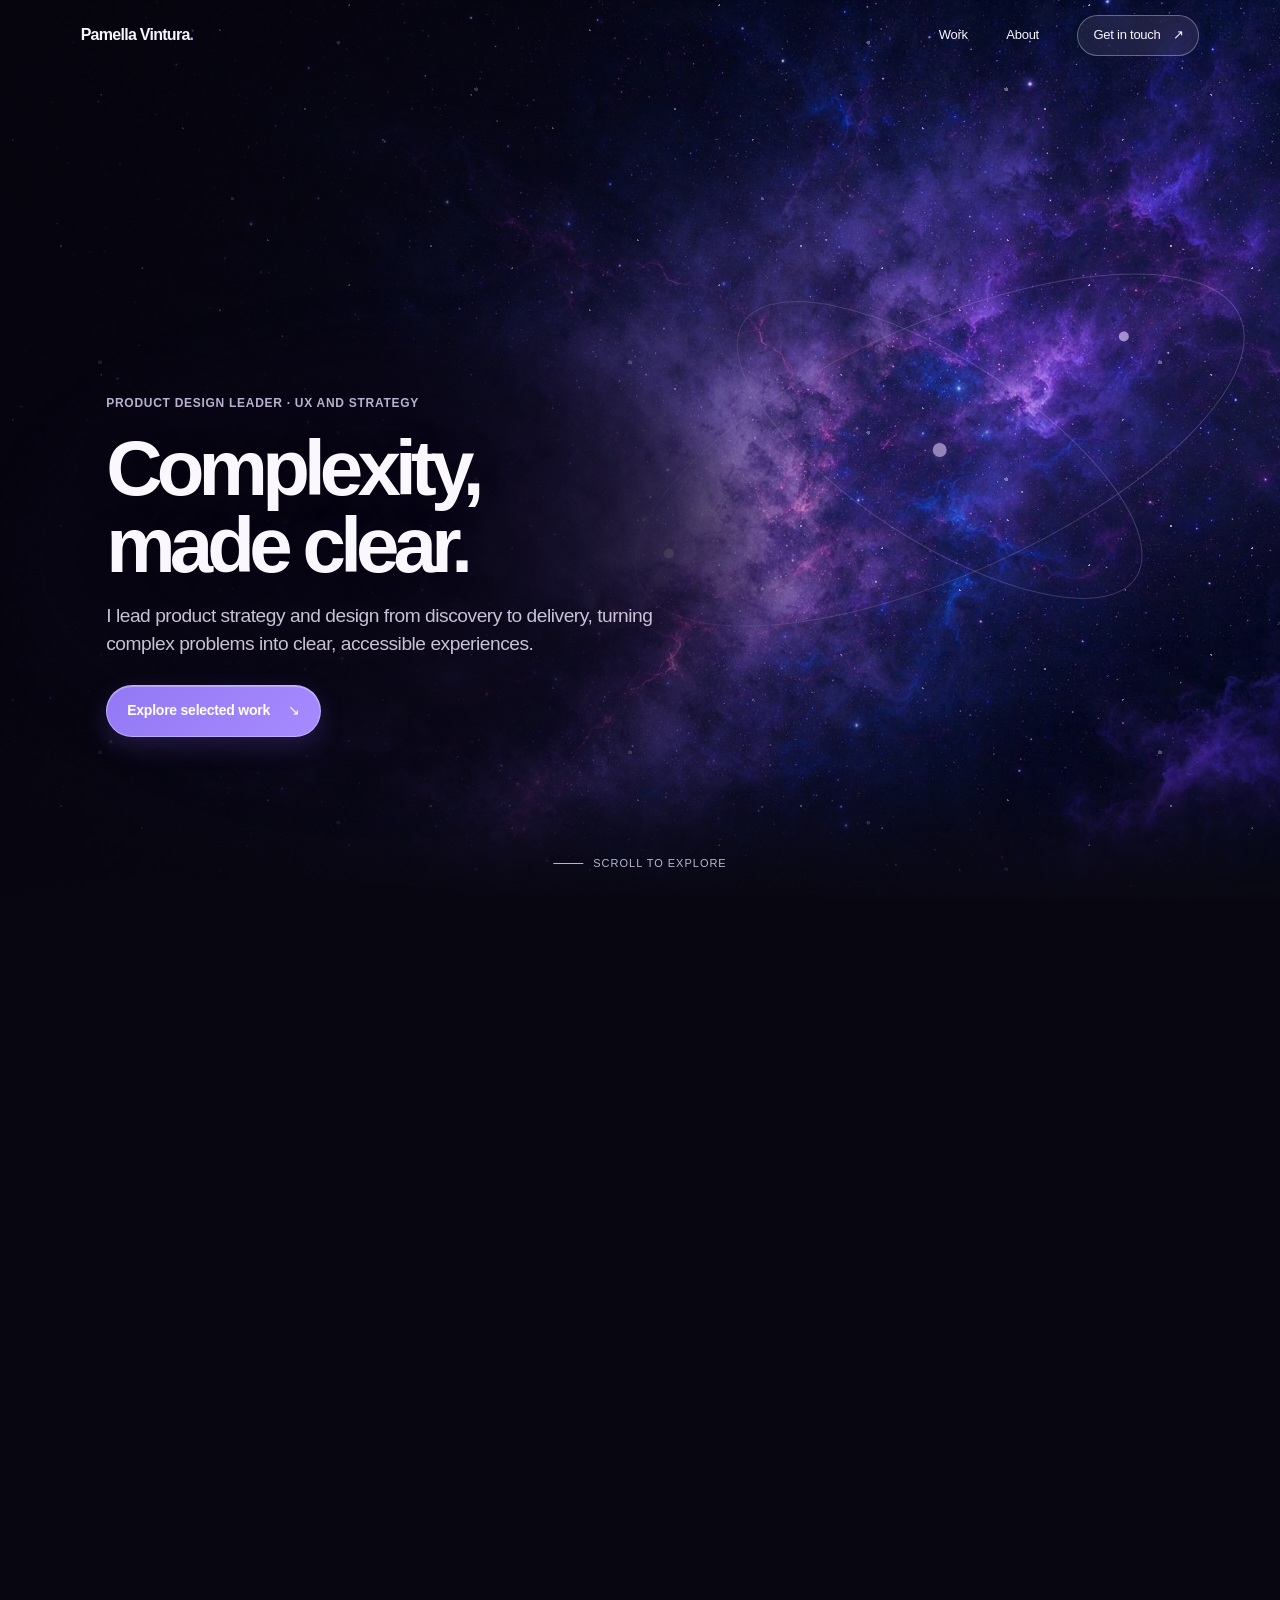
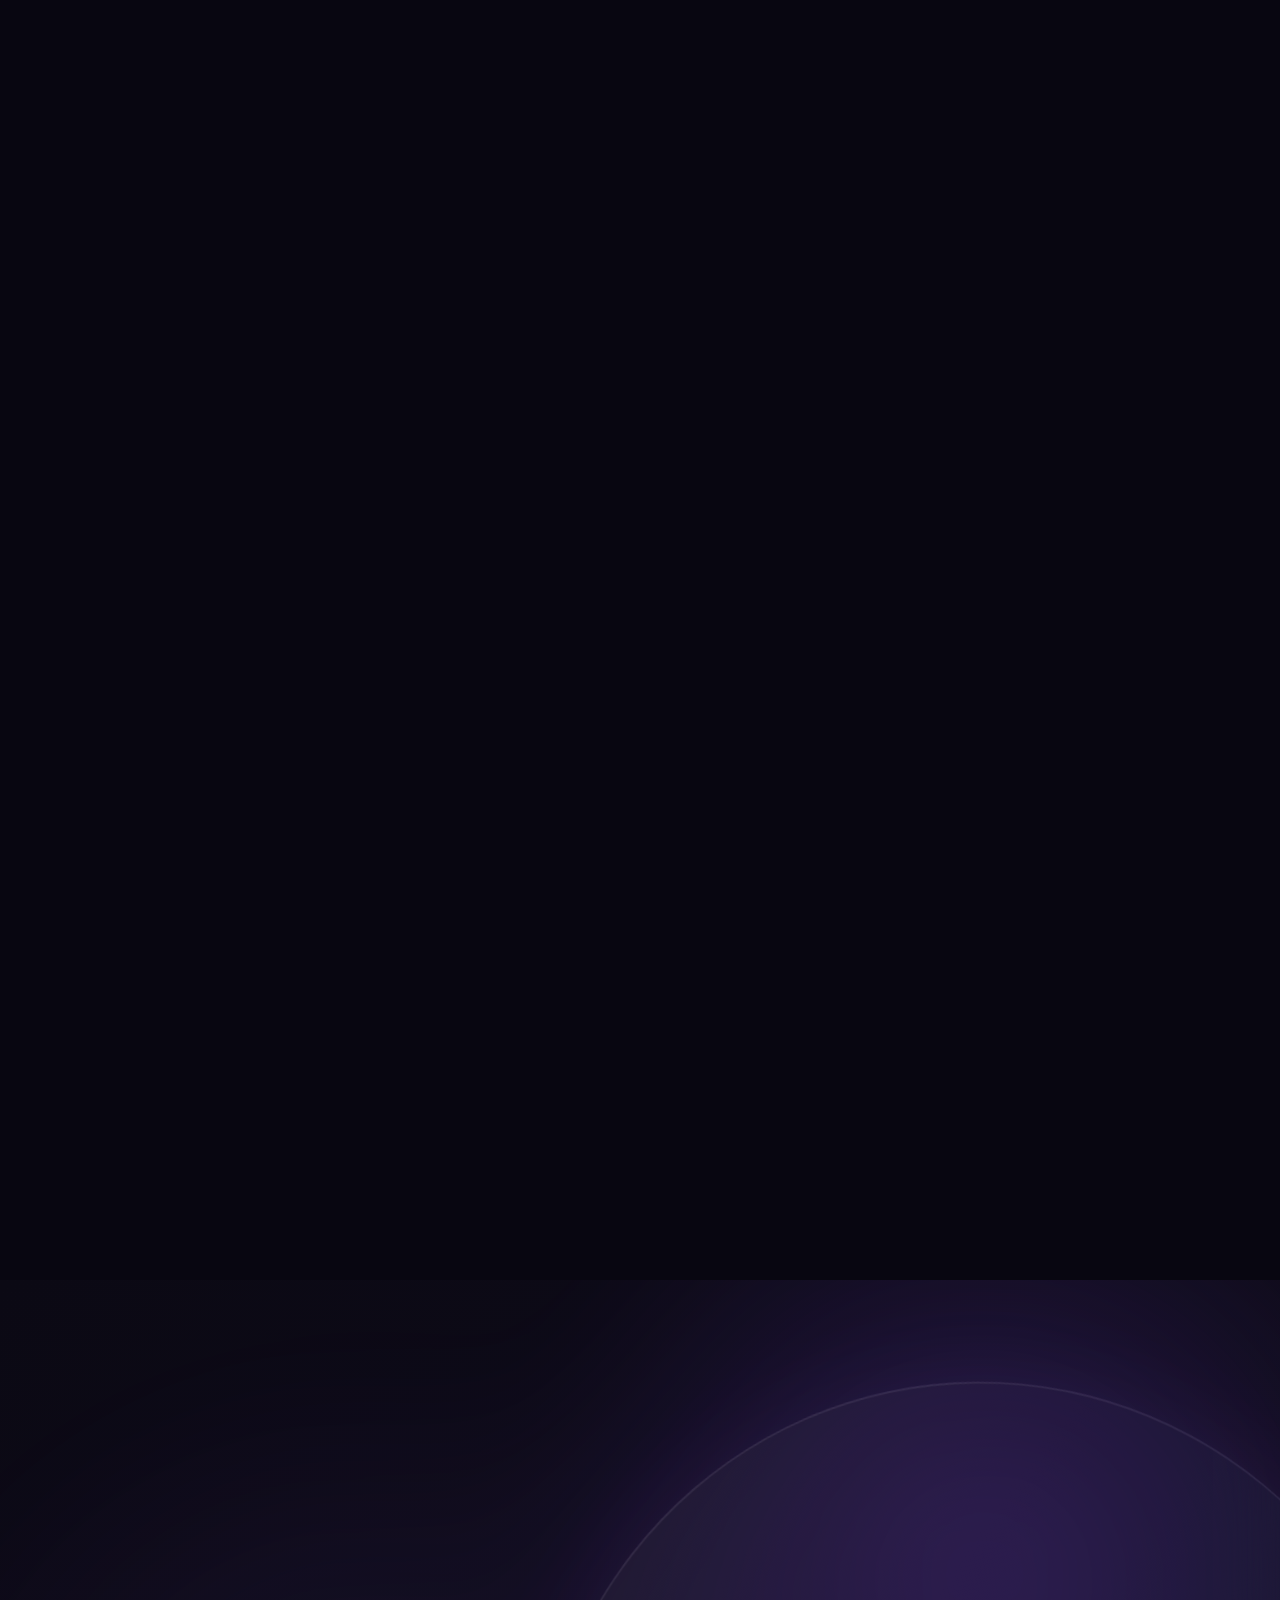
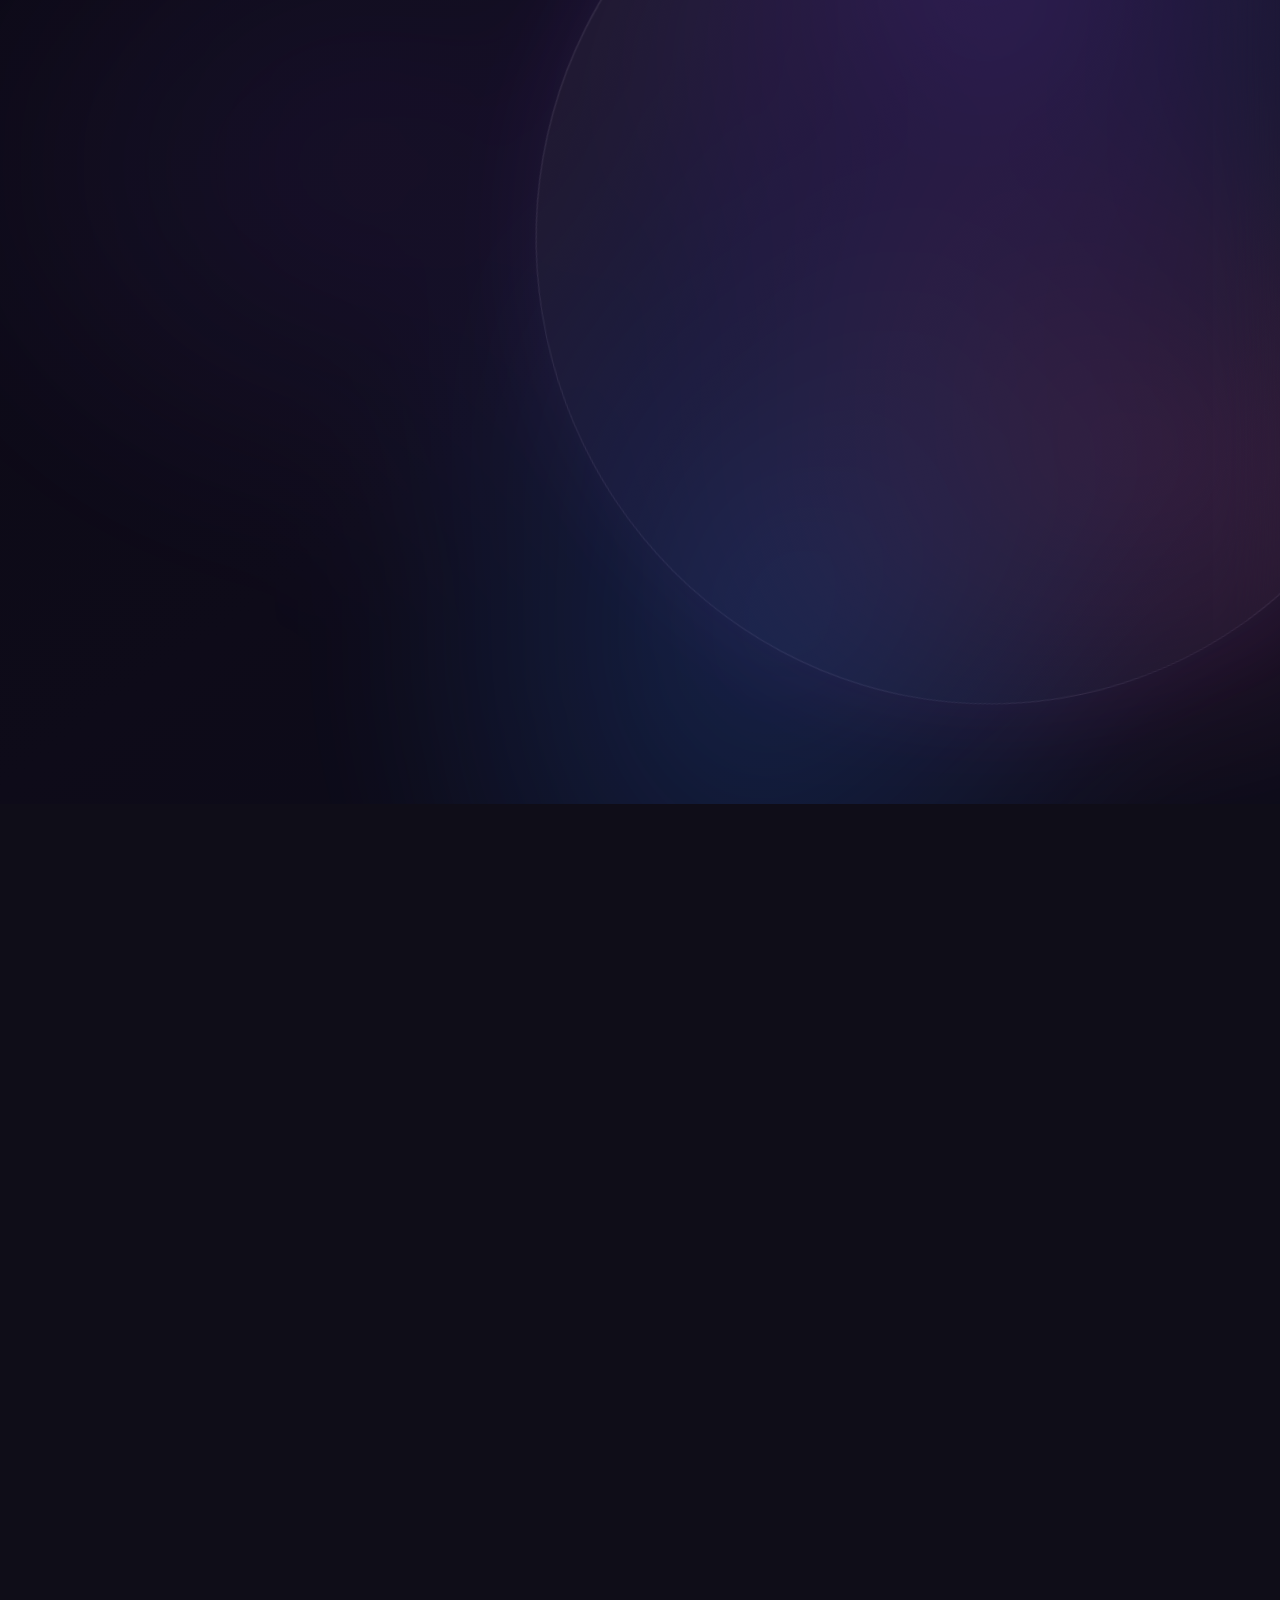
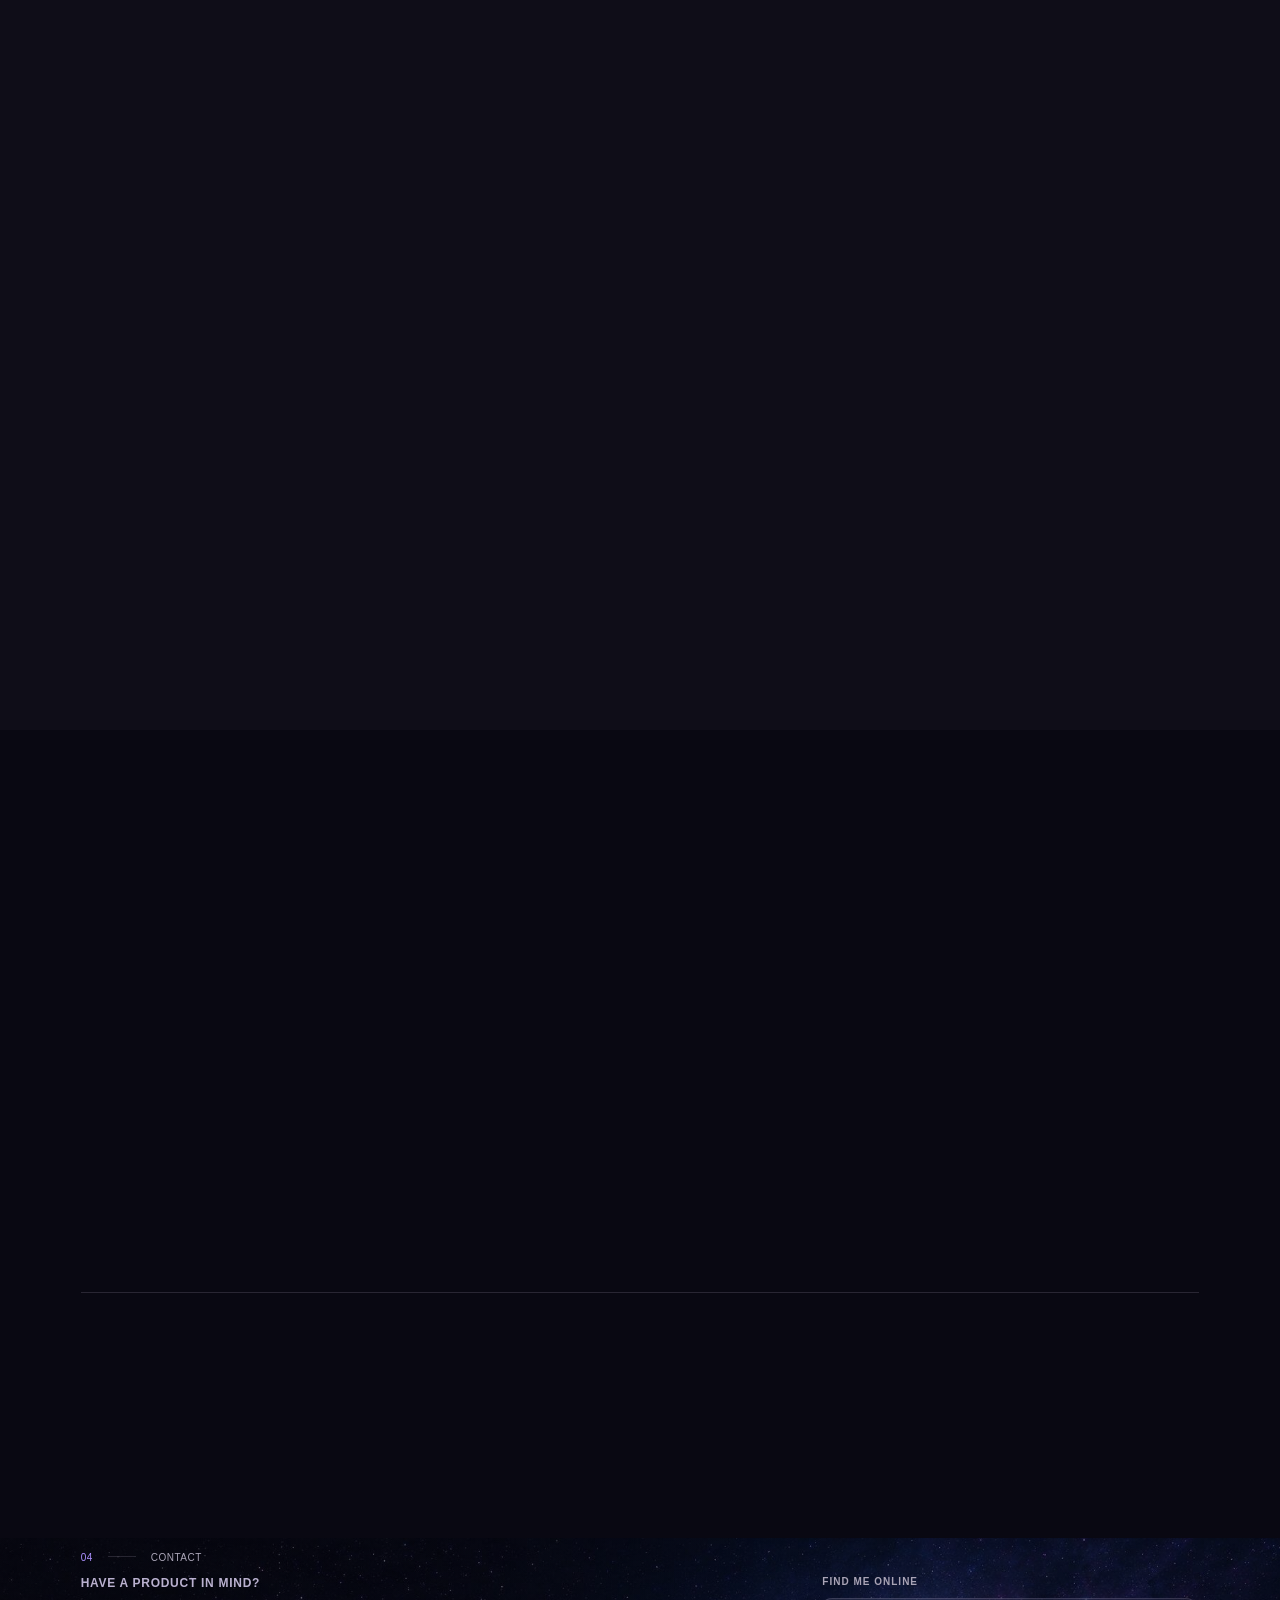
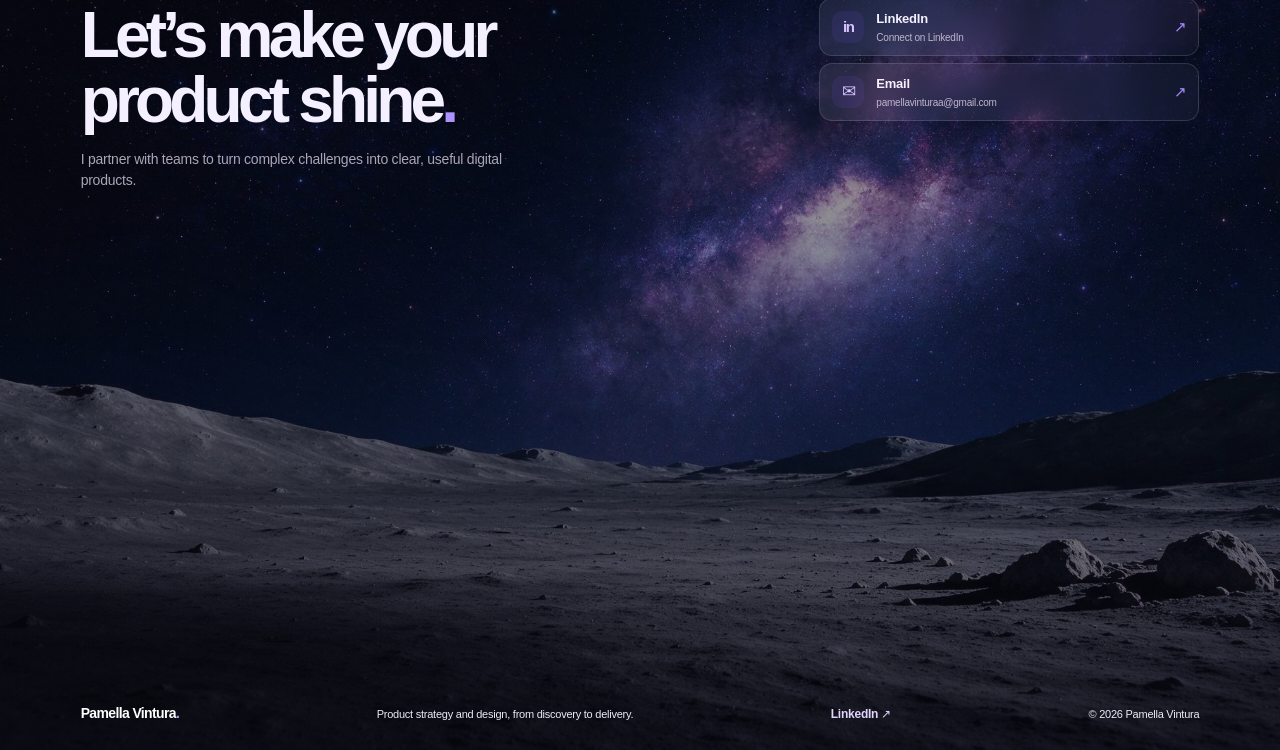
<file: site/index.html>
<!doctype html>
<html lang="en">
<head><link rel="icon" type="image/png" sizes="96x96" href="assets/img/favicon.ico"><link rel="shortcut icon" href="assets/img/favicon.ico">
  <meta charset="utf-8">
  <meta name="viewport" content="width=device-width, initial-scale=1">
  <meta name="theme-color" content="#090812">
  <meta name="referrer" content="strict-origin-when-cross-origin">
  <meta http-equiv="Content-Security-Policy" content="default-src 'self'; base-uri 'self'; object-src 'none'; form-action 'self'; img-src 'self'; font-src 'self' https://fonts.gstatic.com; style-src 'self' https://fonts.googleapis.com; script-src 'self'; upgrade-insecure-requests">
  <title>Pamella Vintura | Product Design Leader</title>
  <meta name="description" content="Pamella Vintura leads product design, turning complex challenges into clear, accessible digital experiences.">
  <meta property="og:title" content="Pamella Vintura | Product Design Leader">
  <meta property="og:description" content="Product strategy, user research and accessible digital product design.">
  <meta property="og:image" content="assets/img/one-learning.png">
  <link rel="preconnect" href="https://fonts.googleapis.com">
  <link rel="preconnect" href="https://fonts.gstatic.com" crossorigin>
  <link href="https://fonts.googleapis.com/css2?family=Geist:wght@400;450;500;550;600;650;700&display=swap" rel="stylesheet">
  <link rel="preload" as="image" href="assets/img/one-learning.png">
  <link rel="stylesheet" href="estilo.css">
</head>
<body>
  <header class="topbar">
    <a class="wordmark" href="#home" aria-label="Pamella Vintura home">Pamella Vintura<span class="wordmark-dot">.</span></a>
    <nav aria-label="Main navigation">
      <a href="#work">Work</a>
      <a href="#about">About</a>
      <a class="nav-contact" href="#contact">Get in touch <span aria-hidden="true">↗</span></a>
    </nav>
  </header>

  <div class="astronaut-fall" aria-hidden="true"><img src="assets/img/hero-astronaut.webp?v=3" alt="" fetchpriority="high"></div>
  <main>
    <section class="cinema" id="home">
      <div class="cinema-stage">
        <div class="galaxy-scene" aria-hidden="true">
          <video class="galaxy-video" autoplay muted loop playsinline preload="metadata" poster="assets/img/hero-galaxy.jpg">
            <source src="assets/video/hero-galaxy-storm.mp4" type="video/mp4">
          </video>
          <img class="galaxy-image" src="assets/img/hero-galaxy.jpg" alt="" fetchpriority="high">
          <div class="galaxy-nebula"></div>
          <div class="galaxy-stars galaxy-stars--far"></div>
          <div class="galaxy-stars galaxy-stars--near"></div>
          <svg class="galaxy-ux-orbit" viewBox="0 0 900 700" preserveAspectRatio="xMidYMid meet">
            <ellipse cx="520" cy="350" rx="330" ry="126" transform="rotate(-24 520 350)" />
            <ellipse cx="520" cy="350" rx="235" ry="91" transform="rotate(33 520 350)" />
            <path d="M248 454 C348 300 488 270 705 236" />
            <circle cx="248" cy="454" r="5"/><circle cx="705" cy="236" r="5"/><circle cx="520" cy="350" r="7"/>
          </svg>
        </div>
        <div class="hero-shade"></div>
        <div class="hero-copy moment active" data-start="0" data-end="0.34">
          <div class="glass-card">
            <p class="eyebrow">Product Design Leader <span>·</span> UX and Strategy</p>
            <h1>Complexity,<br>made clear.</h1>
            <p class="hero-lede">I lead product strategy and design from discovery to delivery, turning complex problems into clear, accessible experiences.</p>
            <a class="button" href="#work">Explore selected work <span aria-hidden="true">↘</span></a>
          </div>
        </div>
        <div class="hero-copy hero-copy--right moment" data-start="0.35" data-end="0.68">
          <div class="glass-card">
            <p class="eyebrow">From discovery to delivery</p>
            <h2>Strategy in.<br>Clarity out.</h2>
            <p class="hero-lede">I connect user needs, product strategy and engineering to turn ambiguity into a clear path forward.</p>
          </div>
        </div>
        <div class="hero-copy hero-copy--center moment" data-start="0.69" data-end="1">
          <div class="glass-card">
            <p class="eyebrow">8+ years in product design</p>
            <h2>Clear thinking.<br>Better products.</h2>
            <a class="button" href="#work">Explore selected work <span aria-hidden="true">↓</span></a>
          </div>
        </div>
        <div class="scroll-cue" aria-hidden="true"><span></span>Scroll to explore</div>
      </div>
    </section>

    <section class="intro section" id="about">
      <div class="section-label reveal"><span>01</span><span>About</span></div>
      <div class="intro-grid">
        <div class="intro-copy reveal">
          <h2>Product direction,<br>made tangible.</h2>
          <p class="intro-lede">I lead product design from strategy through delivery, helping teams turn complex challenges into clear, accessible digital products. I bring 8+ years in product design and 12+ years in visual design.</p>
          <p>I work across product strategy, UX research, interaction design and design systems to make complex services easier to understand and use.</p>
          <p>With a background in frontend development, I connect design and implementation, partnering with product, engineering and business teams from discovery through delivery.</p>
        </div>
        <div class="intro-aside reveal">
          <div class="profile-stack">
            <div class="profile-photo-wrap">
              <img class="profile-photo" src="assets/img/pamella-profile.jpg" alt="Pamella Vintura, Product Design Leader" loading="lazy">
              <span class="profile-caption">Product design · human first</span>
            </div>
            <a class="linkedin-link" href="https://www.linkedin.com/in/pamellavintura/" target="_blank" rel="noopener noreferrer">Connect on LinkedIn <span aria-hidden="true">↗</span></a>
          </div>
          <div class="intro-facts">
            <div><strong data-count data-count-end="8" data-count-prefix="" data-count-suffix="+" data-count-decimals="0" aria-live="off">8+</strong><span>years in product design</span></div>
            <div><strong data-count data-count-end="12" data-count-prefix="" data-count-suffix="+" data-count-decimals="0" aria-live="off">12+</strong><span>years in visual design</span></div>
            <div><strong data-count data-count-end="4" data-count-prefix="" data-count-suffix="" data-count-decimals="0" aria-live="off">4</strong><span>core strengths</span></div>
          </div>
        </div>
      </div>
      <div class="capabilities reveal">
        <span>Product strategy & experience leadership</span><span>User research & data</span><span>Wireframing, prototyping & design systems</span><span>Collaboration across teams</span>
      </div>
      <p class="experience-note experience-note--brands reveal"><strong>Selected experience</strong><span>Experience across projects with Google, Heineken, IBM and Ânima Educação.</span></p>
      <p class="experience-note experience-note--education reveal"><strong>Education</strong><span>Graphic Design at Universidade Cidade de São Paulo · Postgraduate degree in IT Management at Universidade Anhembi Morumbi.</span></p>
    </section>

    <section class="work section" id="work">
      <div class="section-label reveal"><span>02</span><span>Selected work</span></div>
      <div class="work-heading reveal">
        <h2>Some projects<span class="blue-period">.</span></h2>
        <p>Selected work across education and social impact, from early research to shipped digital experiences.</p>
      </div>

      <article class="project project--feature reveal">
        <a class="project-visual" href="cases/one-learning/index.html" aria-label="View the One Learning case study">
          <img src="assets/img/one-learning.png" alt="One Learning course platform shown on a desktop screen" loading="lazy">
          <span class="image-arrow" aria-hidden="true">↗</span>
        </a>
        <div class="project-info">
          <div class="project-kicker"><span>01</span><span>Education · Subscription strategy</span><span>Jun 2024 to Dec 2024</span></div>
          <h3>One Learning</h3>
          <p>I led the shift from a 900+ course marketplace to a learning experience built around a subscription model, clarifying membership value and designing around mobile use.</p>
          <div class="project-tags"><span>Product strategy</span><span>Research</span><span>Mobile experience</span></div>
          <a class="text-link" href="cases/one-learning/index.html">Read case study <span aria-hidden="true">↗</span></a>
        </div>
      </article>

      <div class="project-grid">
        <article class="project reveal">
          <a class="project-visual project-visual--tall" href="cases/unified-redesign/index.html" aria-label="View the Unified Redesign case study">
            <img src="assets/cases/new-websites/01.png" alt="Original wide preview of the unified university website redesign" loading="lazy">
            <span class="image-arrow" aria-hidden="true">↗</span>
          </a>
          <div class="project-info">
            <div class="project-kicker"><span>02</span><span>Education · Design system</span></div>
            <h3>Unified Redesign</h3>
            <p>I led a redesign across 18 university websites, creating a shared design foundation that could flex around each institution’s identity.</p>
            <div class="project-result"><strong>84%</strong><span>found core tasks easier</span><strong>88%</strong><span>completed flows without help</span></div>
            <a class="text-link" href="cases/unified-redesign/index.html">Read case study <span aria-hidden="true">↗</span></a>
          </div>
        </article>

        <article class="project reveal">
          <a class="project-visual" href="cases/ulife/index.html" aria-label="View the Ulife case study">
            <img src="assets/cases/ulife/09.webp" alt="Original Ulife mobile student notification interface" loading="lazy">
            <span class="image-arrow" aria-hidden="true">↗</span>
          </a>
          <div class="project-info">
            <div class="project-kicker"><span>03</span><span>Education · Digital platform</span></div>
            <h3>Ulife</h3>
            <p>I helped bring academic services and digital content into a more cohesive experience for students across 18 institutions and study formats.</p>
            <div class="project-tags"><span>1,200+ survey responses</span><span>Research to delivery</span></div>
            <a class="text-link" href="cases/ulife/index.html">Read case study <span aria-hidden="true">↗</span></a>
          </div>
        </article>

        <article class="project reveal">
          <a class="project-visual" href="cases/aldeias-sos-brasil/index.html" aria-label="View the Aldeias SOS Brasil case study">
            <img src="assets/cases/aldeias-sos-brasil/01.png" alt="Original Aldeias SOS Brasil website preview from the case study" loading="lazy">
            <span class="image-arrow" aria-hidden="true">↗</span>
          </a>
          <div class="project-info">
            <div class="project-kicker"><span>04</span><span>Nonprofit · Accessibility</span><span>May 2025 to Feb 2026</span></div>
            <h3>Aldeias SOS Brasil</h3>
            <p>I redesigned key information journeys to help people find programs and support more easily, with accessibility built into the experience.</p>
            <div class="project-tags"><span>Information architecture</span><span>Accessibility</span></div>
            <a class="text-link" href="cases/aldeias-sos-brasil/index.html">Read case study <span aria-hidden="true">↗</span></a>
          </div>
        </article>

        <article class="project reveal">
          <a class="project-visual project-visual--student" href="cases/student-area/index.html" aria-label="View the Exclusive Student Area case study">
            <img src="assets/img/student-area.png" alt="Responsive student portal shown on desktop and mobile" loading="lazy">
            <span class="image-arrow" aria-hidden="true">↗</span>
          </a>
          <div class="project-info">
            <div class="project-kicker"><span>05</span><span>Education · Student services</span></div>
            <h3>Exclusive Student Area</h3>
            <p>I helped create a clearer entry point to schedules, academic services and essential information across Ânima’s ecosystem across 18 brands.</p>
            <div class="project-result"><strong>+54%</strong><span>direct access after launch</span></div>
            <a class="text-link" href="cases/student-area/index.html">Read case study <span aria-hidden="true">↗</span></a>
          </div>
        </article>
      </div>
    </section>

    <section class="approach section">
      <img class="section-art section-art--approach" data-art data-src="assets/img/approach-art.webp" alt="" loading="lazy">
      <div class="section-label reveal"><span>03</span><span>How I work</span></div>
      <div class="approach-head reveal"><h2>Good decisions<br>start with good questions.</h2><blockquote class="approach-quote">My work connects user needs, business context and the realities of building digital products.</blockquote></div>
      <div class="approach-steps">
        <article class="approach-step reveal"><span>01</span><h3>Understand</h3><p>Understand user behavior, identify friction and align stakeholders on the problem worth solving.</p></article>
        <article class="approach-step reveal"><span>02</span><h3>Shape</h3><p>Translate research into user journeys, clear information architecture and adaptable design systems.</p></article>
        <article class="approach-step reveal"><span>03</span><h3>Validate</h3><p>Prototype with users and refine the experience with evidence before development.</p></article>
        <article class="approach-step reveal"><span>04</span><h3>Deliver</h3><p>Partner with product and engineering to carry design intent through implementation and launch.</p></article>
      </div>
    </section>

    <div class="contact-outpost">
    <section class="contact section" id="contact">
      <div class="contact-inner">
        <div class="section-label reveal"><span>04</span><span>Contact</span></div>
        <div class="contact-grid">
        <div class="contact-copy reveal">
          <p class="eyebrow">Have a product in mind?</p>
          <h2>Let’s make your<br>product shine<span class="blue-period">.</span></h2>
          <p>I partner with teams to turn complex challenges into clear, useful digital products.</p>
        </div>
        <div class="contact-links reveal">
          <p class="contact-links__label">Find me online</p>
          <a class="contact-link" href="https://www.linkedin.com/in/pamellavintura/" target="_blank" rel="noopener noreferrer">
            <span class="contact-link__icon" aria-hidden="true">in</span>
            <span class="contact-link__copy"><strong>LinkedIn</strong><small>Connect on LinkedIn</small></span>
            <span class="contact-link__arrow" aria-hidden="true">↗</span>
          </a>
          <a class="contact-link" href="mailto:pamellavinturaa@gmail.com">
            <span class="contact-link__icon contact-link__icon--mail" aria-hidden="true">✉</span>
            <span class="contact-link__copy"><strong>Email</strong><small>pamellavinturaa@gmail.com</small></span>
            <span class="contact-link__arrow" aria-hidden="true">↗</span>
          </a>
        </div>
        </div>
      </div>
    </section>

  <footer class="footer">
    <div class="footer-content">
      <a class="wordmark" href="#home">Pamella Vintura<span class="wordmark-dot">.</span></a>
      <p>Product strategy and design, from discovery to delivery.</p>
      <a class="footer-linkedin" href="https://www.linkedin.com/in/pamellavintura/" target="_blank" rel="noopener noreferrer">LinkedIn ↗</a>
      <span>© <span data-year></span> Pamella Vintura</span>
    </div>
  </footer>
    </div>
  </main>
  <script src="config.js"></script>
  <script src="app.js"></script>
</body>
</html>
</file>
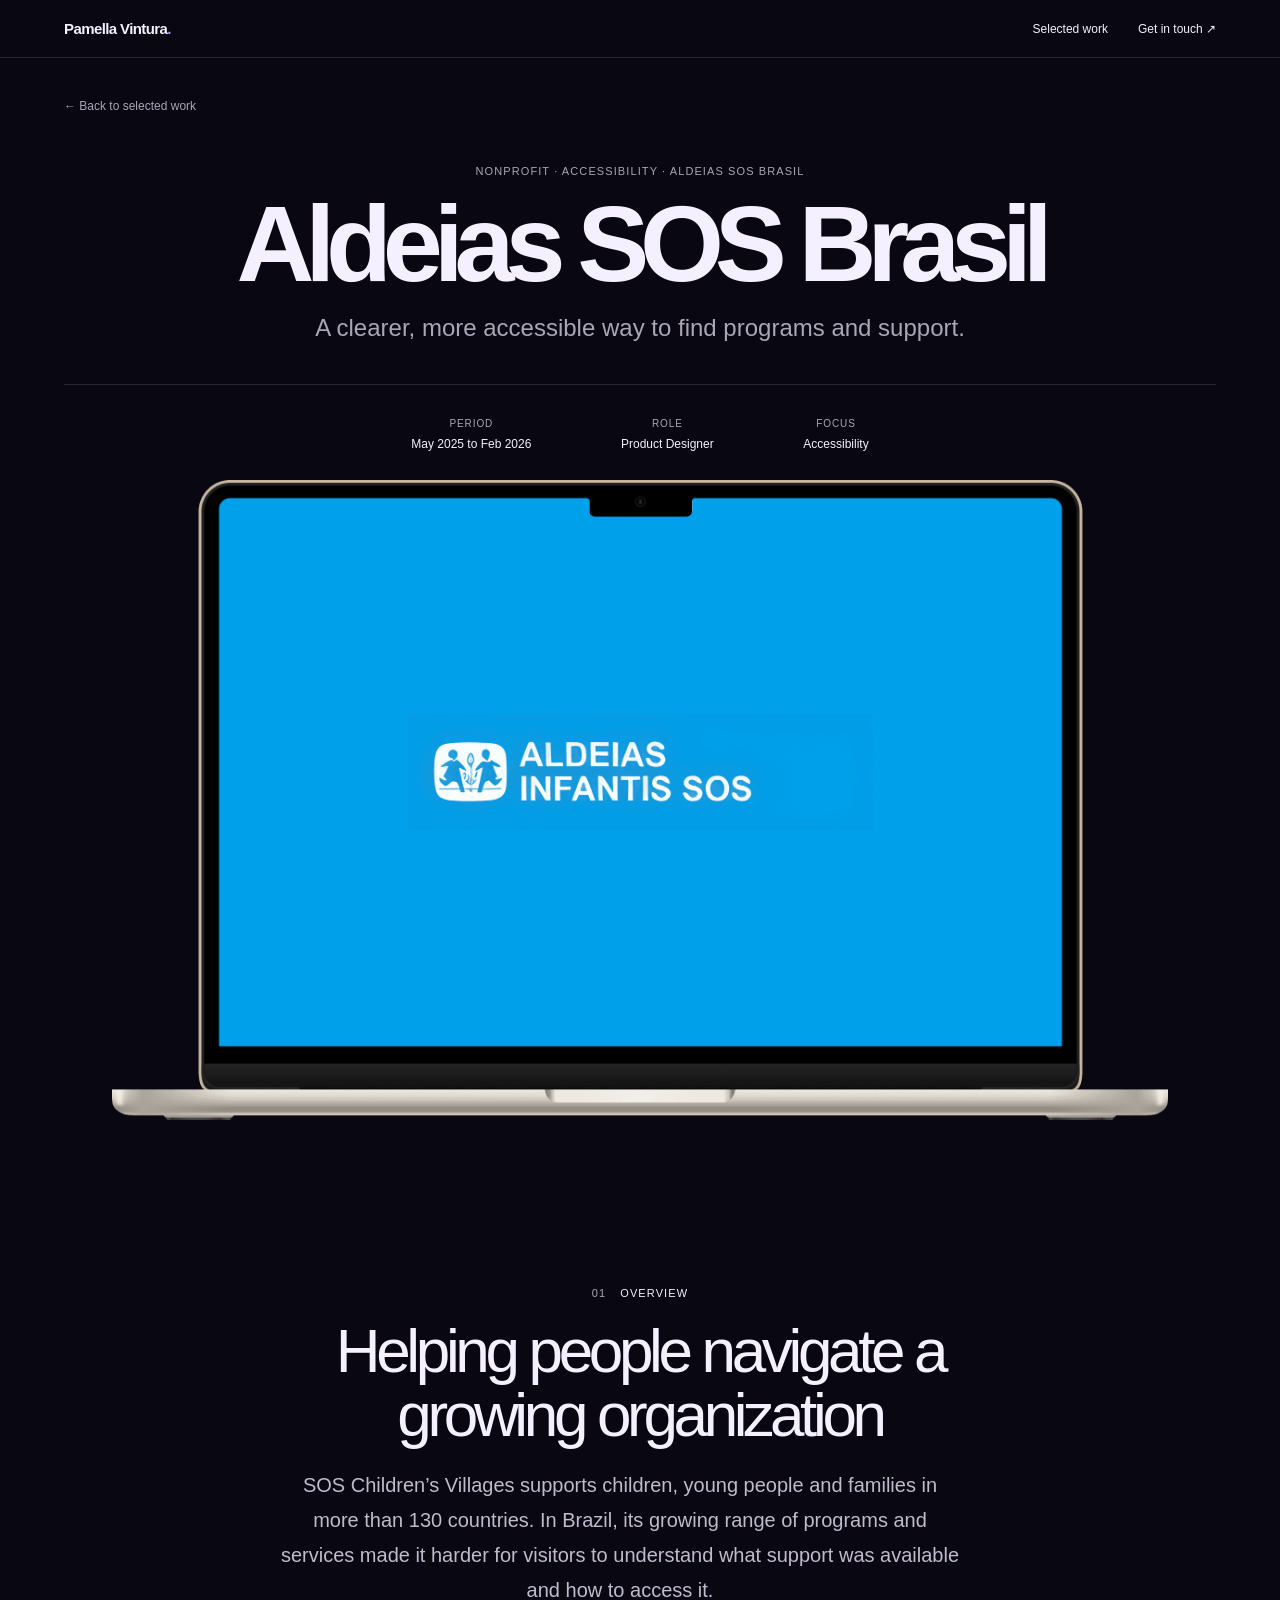
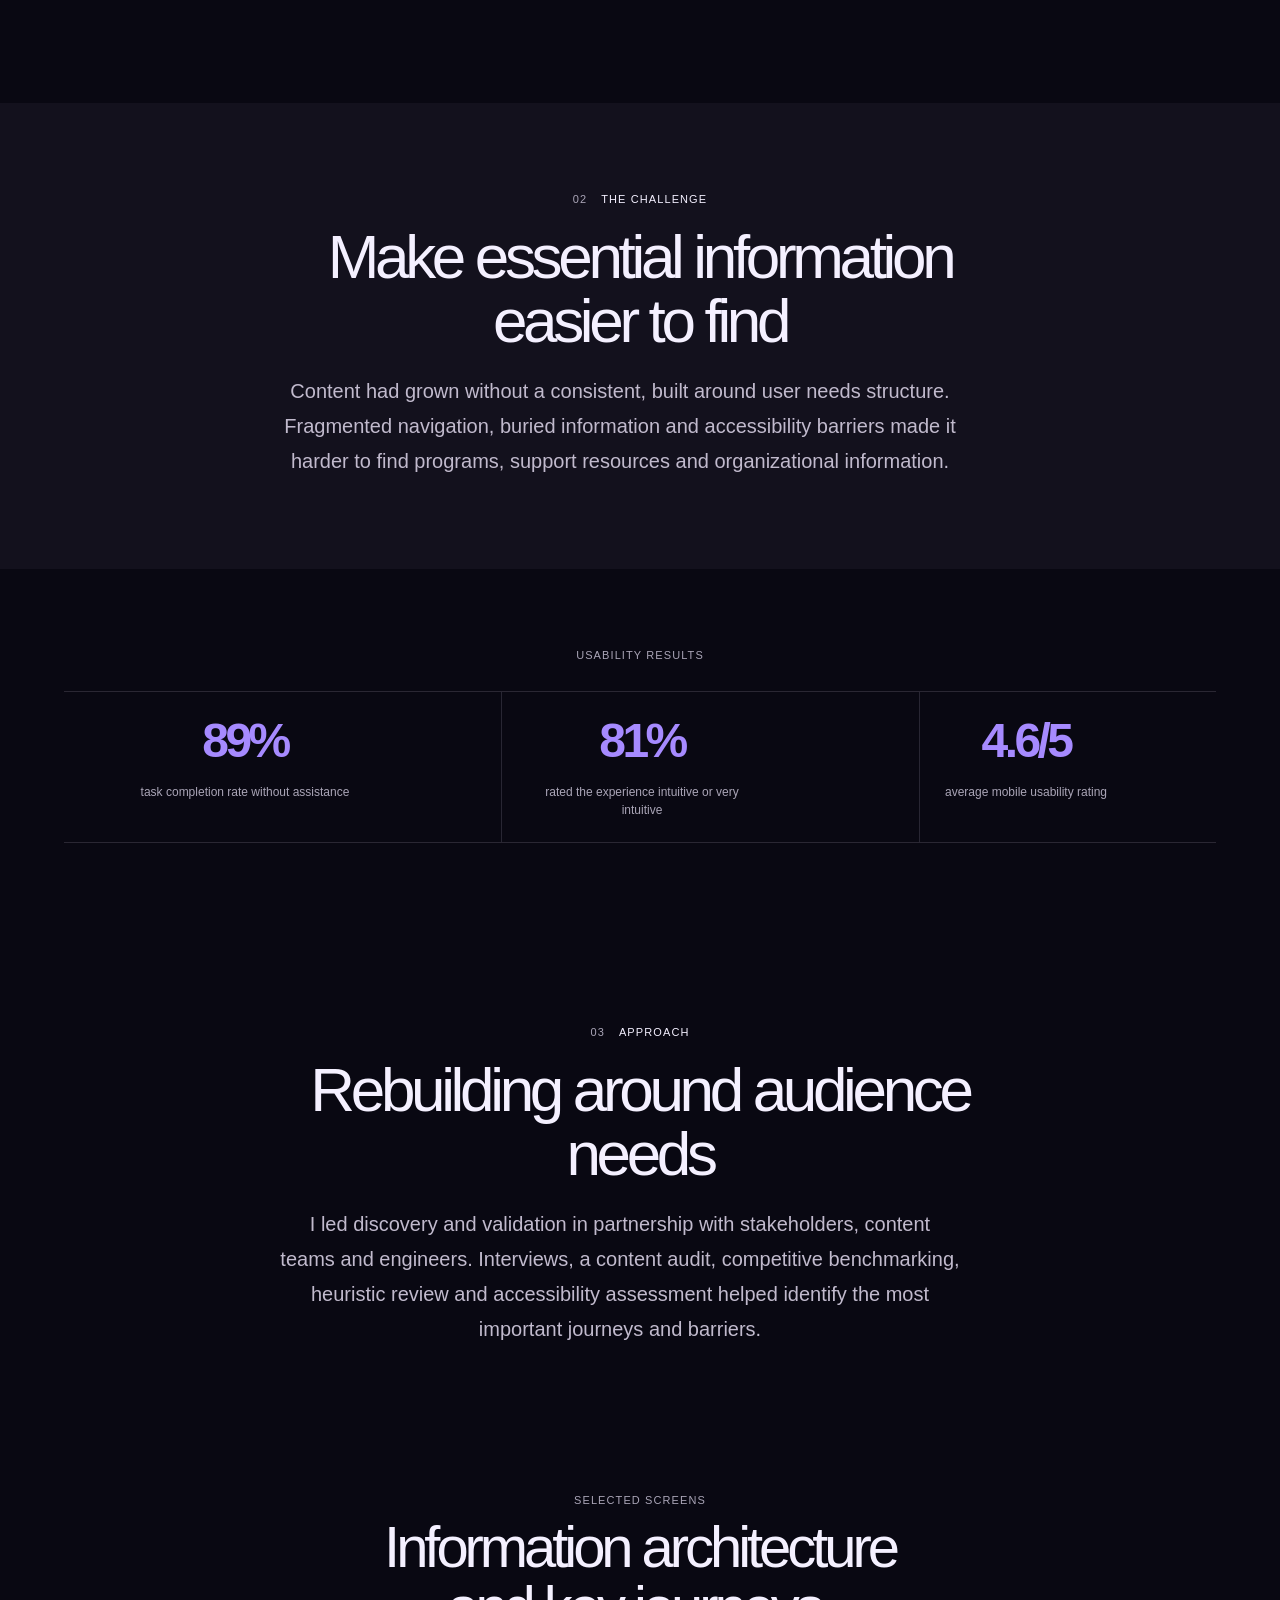
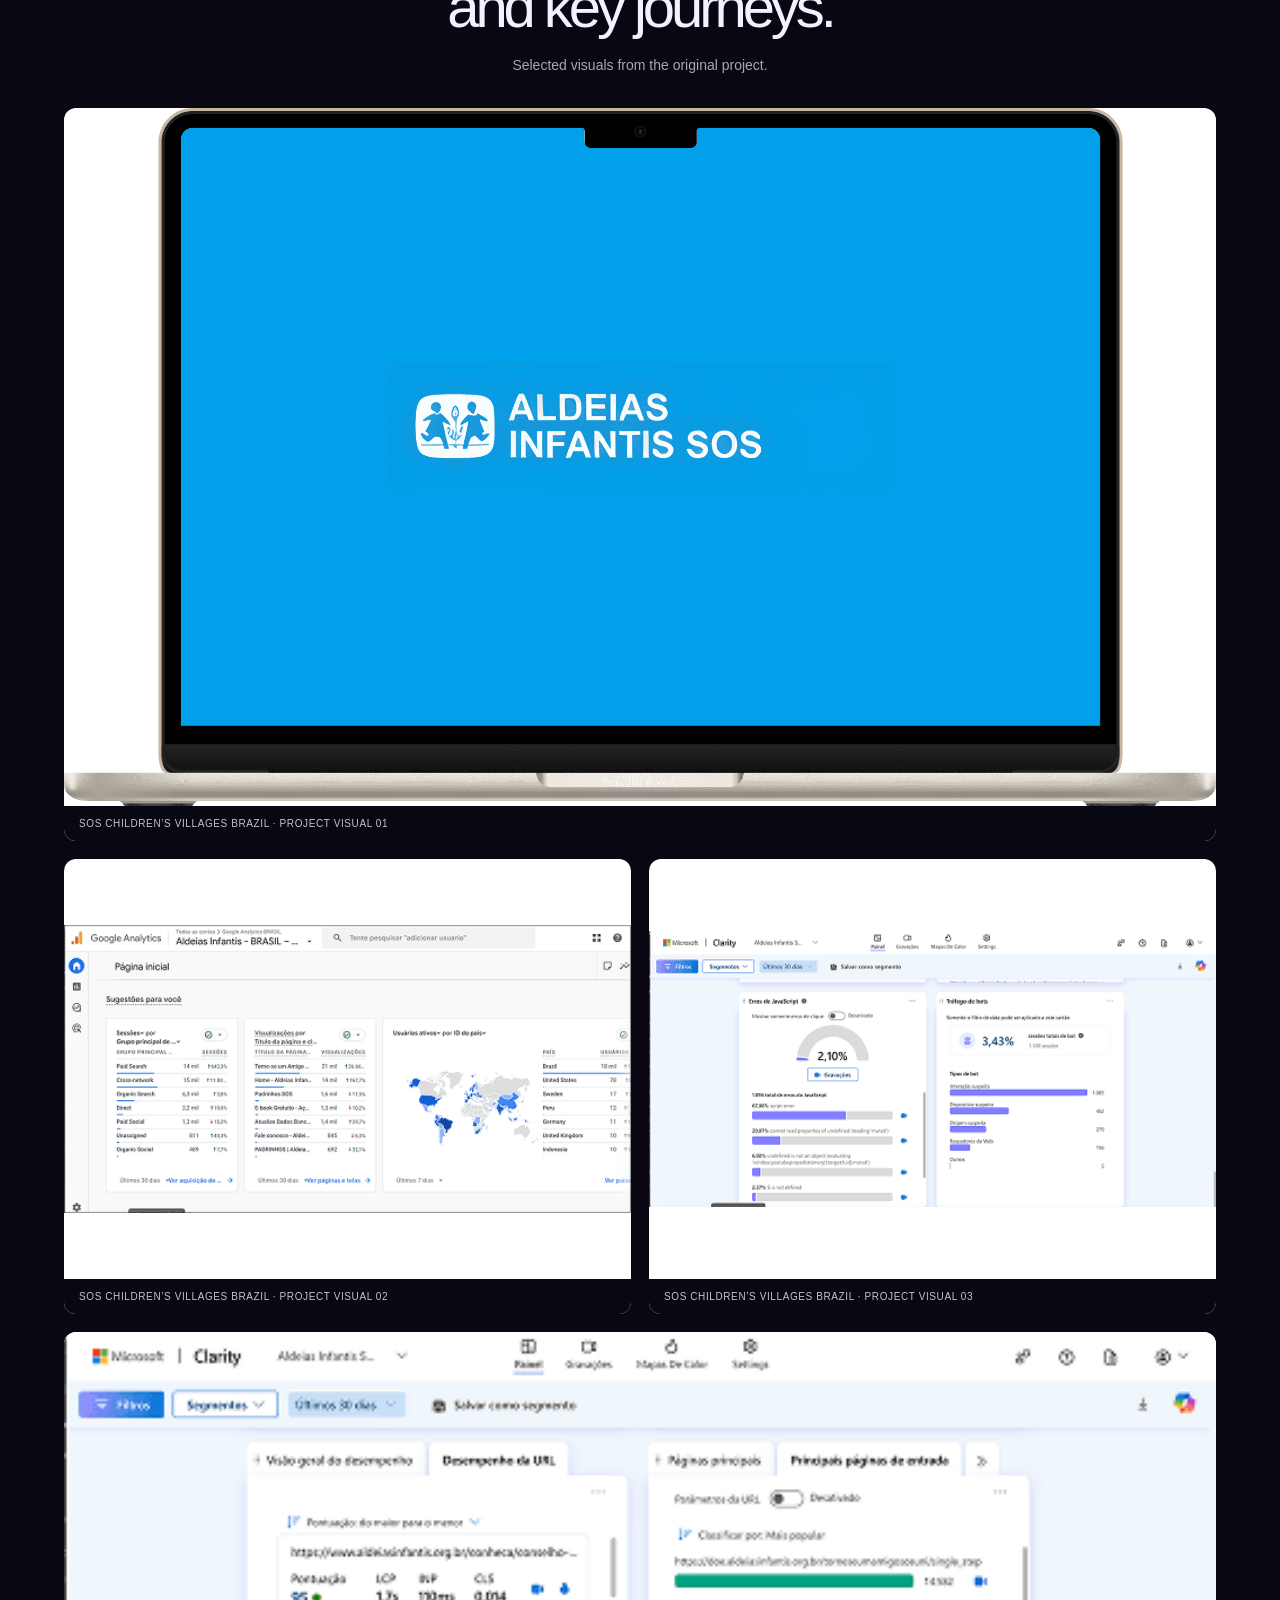
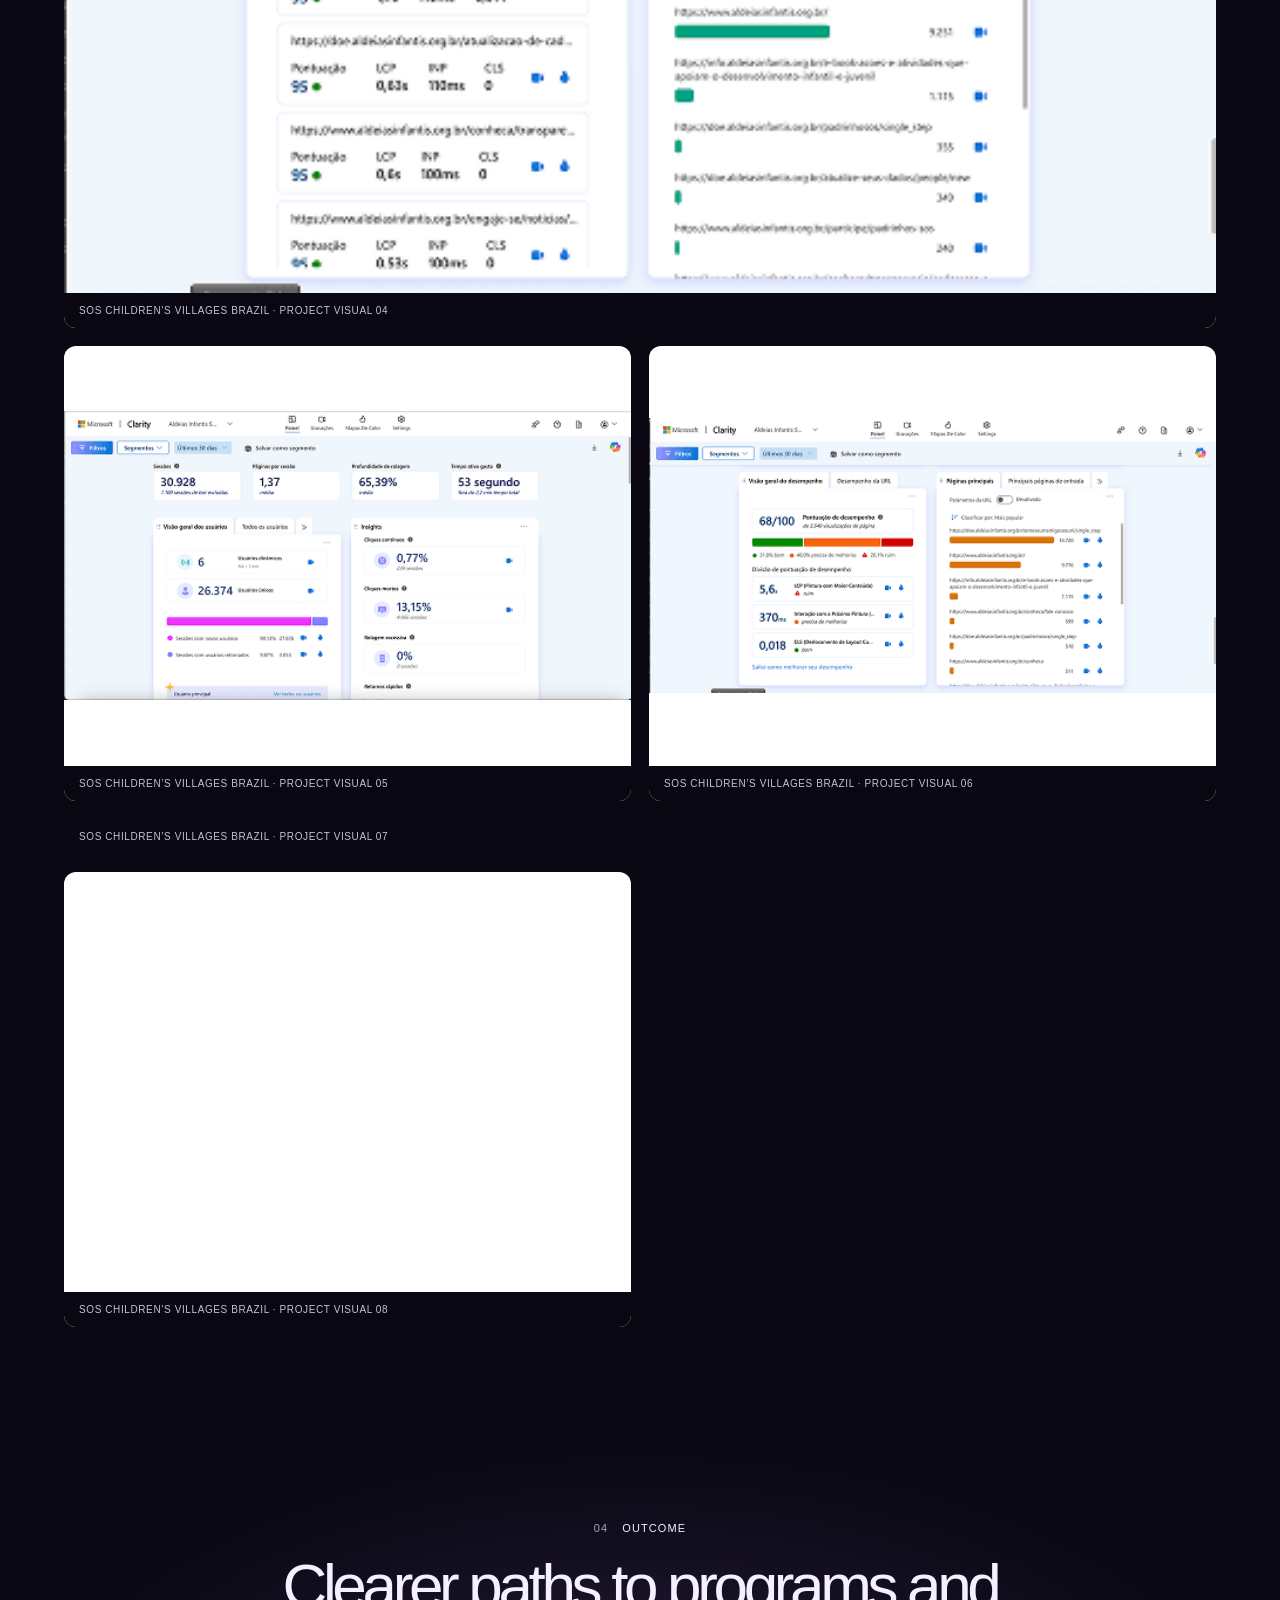
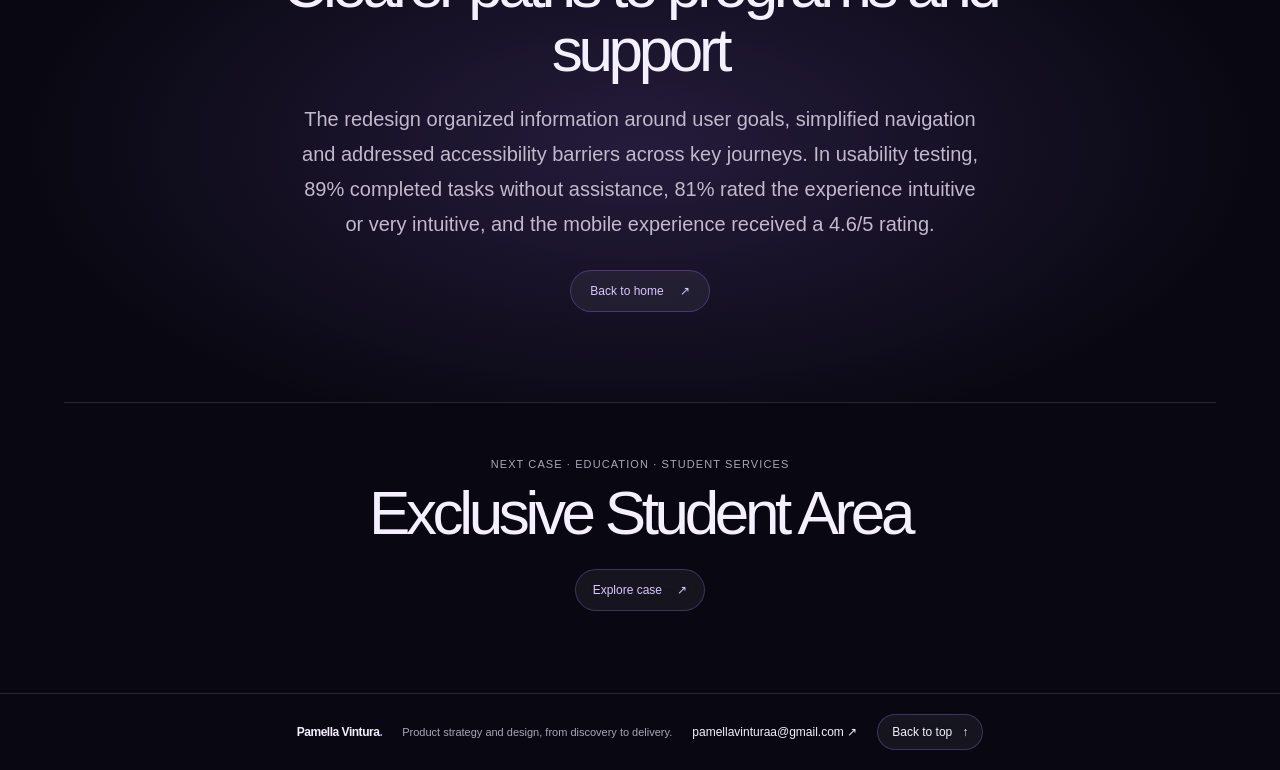
<file: site/cases/aldeias-sos-brasil/index.html>
<!doctype html>
<html lang="en"><head><link rel="icon" type="image/png" sizes="96x96" href="../../assets/img/favicon-astronaut.png?v=1"><link rel="shortcut icon" href="../../assets/img/favicon.ico?v=1"><meta charset="utf-8"><meta name="viewport" content="width=device-width,initial-scale=1"><meta name="theme-color" content="#090812"><meta name="referrer" content="strict-origin-when-cross-origin"><meta http-equiv="Content-Security-Policy" content="default-src 'self'; base-uri 'self'; object-src 'none'; form-action 'self'; img-src 'self'; font-src 'self' https://fonts.gstatic.com; style-src 'self' https://fonts.googleapis.com; script-src 'self'; upgrade-insecure-requests"><title>Aldeias SOS Brasil | Pamella Vintura</title><meta name="description" content="A clearer, more accessible way to find programs and support."><link rel="preconnect" href="https://fonts.googleapis.com"><link rel="preconnect" href="https://fonts.gstatic.com" crossorigin><link href="https://fonts.googleapis.com/css2?family=Geist:wght@400;450;500;550;600;650;700&display=swap" rel="stylesheet"><link rel="stylesheet" href="../../cases.css"></head>
<body id="top"><header class="case-nav"><a class="case-wordmark" href="../../index.html">Pamella Vintura<span>.</span></a><nav><a href="../../index.html#work">Selected work</a><a href="mailto:pamellavinturaa@gmail.com">Get in touch ↗</a></nav></header><main>
<section class="case-hero"><a class="back-link" href="../../index.html#work">← Back to selected work</a><p class="case-eyebrow">Nonprofit · Accessibility <span>·</span> Aldeias SOS Brasil</p><h1>Aldeias SOS Brasil</h1><p class="case-subtitle">A clearer, more accessible way to find programs and support.</p><div class="case-meta"><div><span>Period</span><strong>May 2025 to Feb 2026</strong></div><div><span>Role</span><strong>Product Designer</strong></div><div><span>Focus</span><strong>Accessibility</strong></div></div>
<figure class="case-cover"><img src="../../assets/cases/aldeias-sos-brasil/01.png" alt="Original Framer portfolio image for SOS Children’s Villages Brazil" fetchpriority="high"></figure></section>
<section class="case-story"><div class="story-label">01 <span>Overview</span></div><div class="story-copy"><h2>Helping people navigate a growing organization</h2><p>SOS Children’s Villages supports children, young people and families in more than 130 countries. In Brazil, its growing range of programs and services made it harder for visitors to understand what support was available and how to access it.</p></div></section>
<section class="case-story case-story--soft"><div class="story-label">02 <span>The challenge</span></div><div class="story-copy"><h2>Make essential information easier to find</h2><p>Content had grown without a consistent, built around user needs structure. Fragmented navigation, buried information and accessibility barriers made it harder to find programs, support resources and organizational information.</p></div></section>
<section class="case-stats"><p class="case-eyebrow">Usability results</p><div class="case-stat-grid"><div class="case-stat"><strong data-count data-count-end="89.0" data-count-prefix="" data-count-suffix="%" data-count-decimals="0">89%</strong><span>task completion rate without assistance</span></div><div class="case-stat"><strong data-count data-count-end="81.0" data-count-prefix="" data-count-suffix="%" data-count-decimals="0">81%</strong><span>rated the experience intuitive or very intuitive</span></div><div class="case-stat"><strong data-count data-count-end="4.6" data-count-prefix="" data-count-suffix="/5" data-count-decimals="1">4.6/5</strong><span>average mobile usability rating</span></div></div></section>
<section class="case-story"><div class="story-label">03 <span>Approach</span></div><div class="story-copy"><h2>Rebuilding around audience needs</h2><p>I led discovery and validation in partnership with stakeholders, content teams and engineers. Interviews, a content audit, competitive benchmarking, heuristic review and accessibility assessment helped identify the most important journeys and barriers.</p></div></section>
<section class="case-gallery"><div class="gallery-heading"><p class="case-eyebrow">Selected screens</p><h2>Information architecture and key journeys.</h2><p>Selected visuals from the original project.</p></div><div class="gallery-grid"><figure class="case-image case-image--1"><img src="../../assets/cases/aldeias-sos-brasil/01.png" alt="Original SOS Children’s Villages Brazil project visual 1" loading="lazy"><figcaption>SOS Children’s Villages Brazil · project visual 01</figcaption></figure>
<figure class="case-image case-image--2"><img src="../../assets/cases/aldeias-sos-brasil/02.png" alt="Original SOS Children’s Villages Brazil project visual 2" loading="lazy"><figcaption>SOS Children’s Villages Brazil · project visual 02</figcaption></figure>
<figure class="case-image case-image--3"><img src="../../assets/cases/aldeias-sos-brasil/03.png" alt="Original SOS Children’s Villages Brazil project visual 3" loading="lazy"><figcaption>SOS Children’s Villages Brazil · project visual 03</figcaption></figure>
<figure class="case-image case-image--1"><img src="../../assets/cases/aldeias-sos-brasil/04.png" alt="Original SOS Children’s Villages Brazil project visual 4" loading="lazy"><figcaption>SOS Children’s Villages Brazil · project visual 04</figcaption></figure>
<figure class="case-image case-image--2"><img src="../../assets/cases/aldeias-sos-brasil/05.png" alt="Original SOS Children’s Villages Brazil project visual 5" loading="lazy"><figcaption>SOS Children’s Villages Brazil · project visual 05</figcaption></figure>
<figure class="case-image case-image--3"><img src="../../assets/cases/aldeias-sos-brasil/06.png" alt="Original SOS Children’s Villages Brazil project visual 6" loading="lazy"><figcaption>SOS Children’s Villages Brazil · project visual 06</figcaption></figure>
<figure class="case-image case-image--1"><img src="../../assets/cases/aldeias-sos-brasil/07.png" alt="Original SOS Children’s Villages Brazil project visual 7" loading="lazy"><figcaption>SOS Children’s Villages Brazil · project visual 07</figcaption></figure>
<figure class="case-image case-image--2"><img src="../../assets/cases/aldeias-sos-brasil/08.png" alt="Original SOS Children’s Villages Brazil project visual 8" loading="lazy"><figcaption>SOS Children’s Villages Brazil · project visual 08</figcaption></figure></div></section>
<section class="case-story case-story--soft case-outro"><div class="story-label">04 <span>Outcome</span></div><div class="story-copy"><h2>Clearer paths to programs and support</h2><p>The redesign organized information around user goals, simplified navigation and addressed accessibility barriers across key journeys. In usability testing, 89% completed tasks without assistance, 81% rated the experience intuitive or very intuitive, and the mobile experience received a 4.6/5 rating.</p><a class="case-home-button" href="../../index.html">Back to home <span aria-hidden="true">↗</span></a></div></section>
<section class="case-next"><div><p class="case-eyebrow">Next case · Education · Student services</p><h2>Exclusive Student Area</h2></div><a class="next-link" href="../student-area/index.html">Explore case <span>↗</span></a></section>
</main><footer class="case-footer"><a class="case-wordmark" href="../../index.html">Pamella Vintura<span>.</span></a><span>Product strategy and design, from discovery to delivery.</span><a href="mailto:pamellavinturaa@gmail.com">pamellavinturaa@gmail.com ↗</a><a class="back-top" href="#top">Back to top <span aria-hidden="true">↑</span></a></footer><script src="../../case.js" defer></script></body></html>
</file>
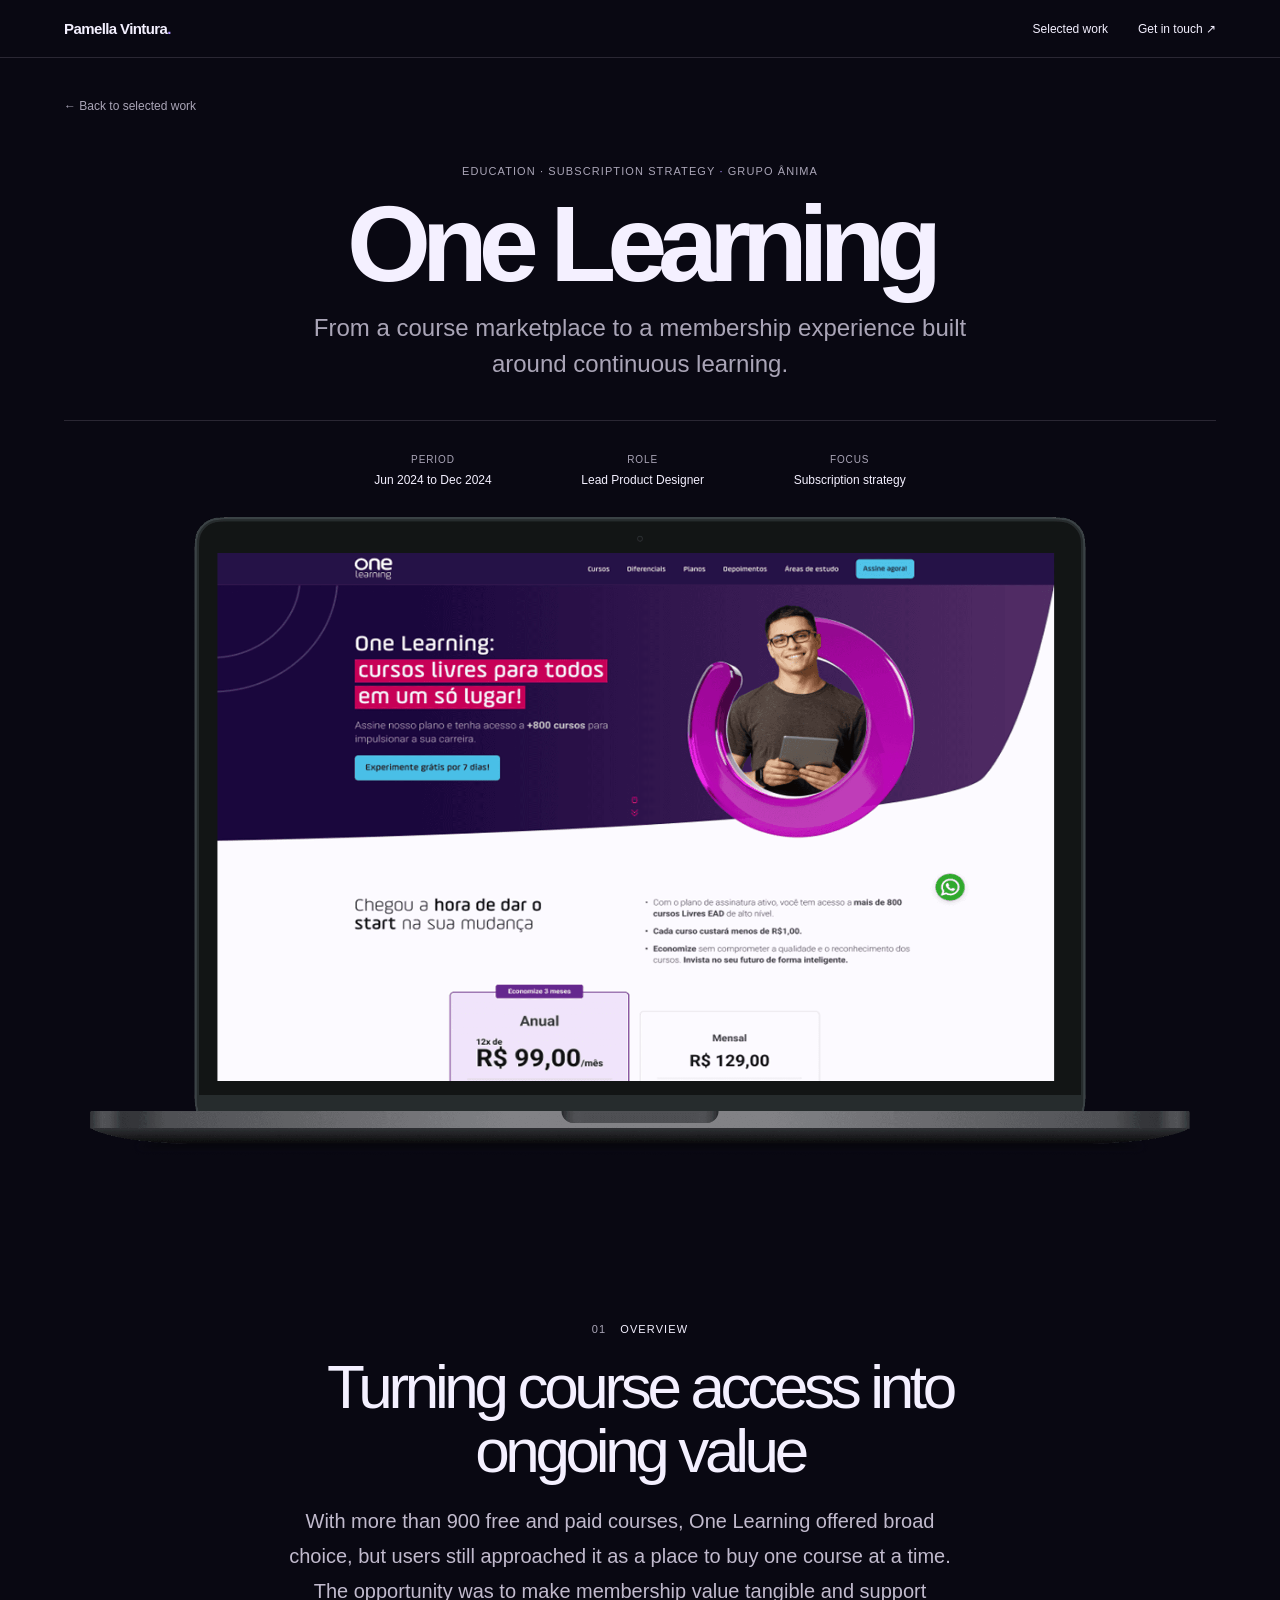
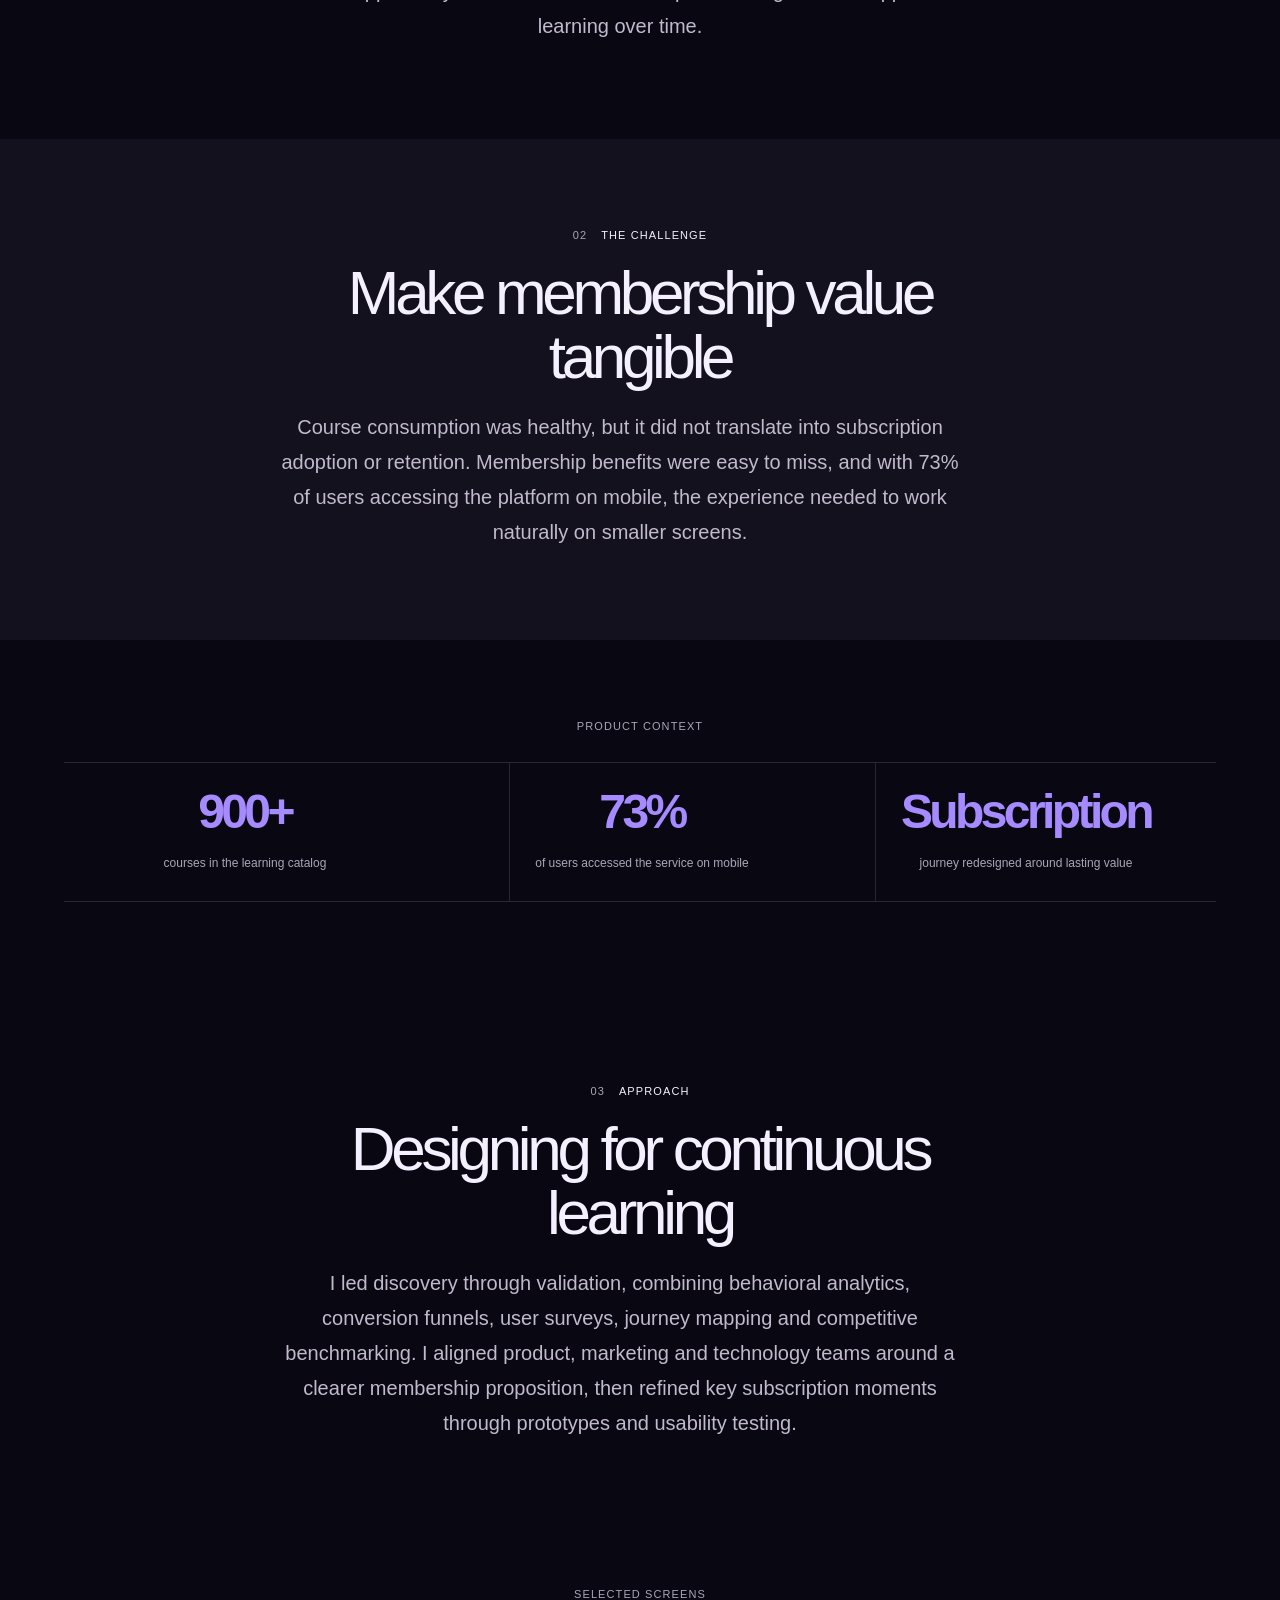
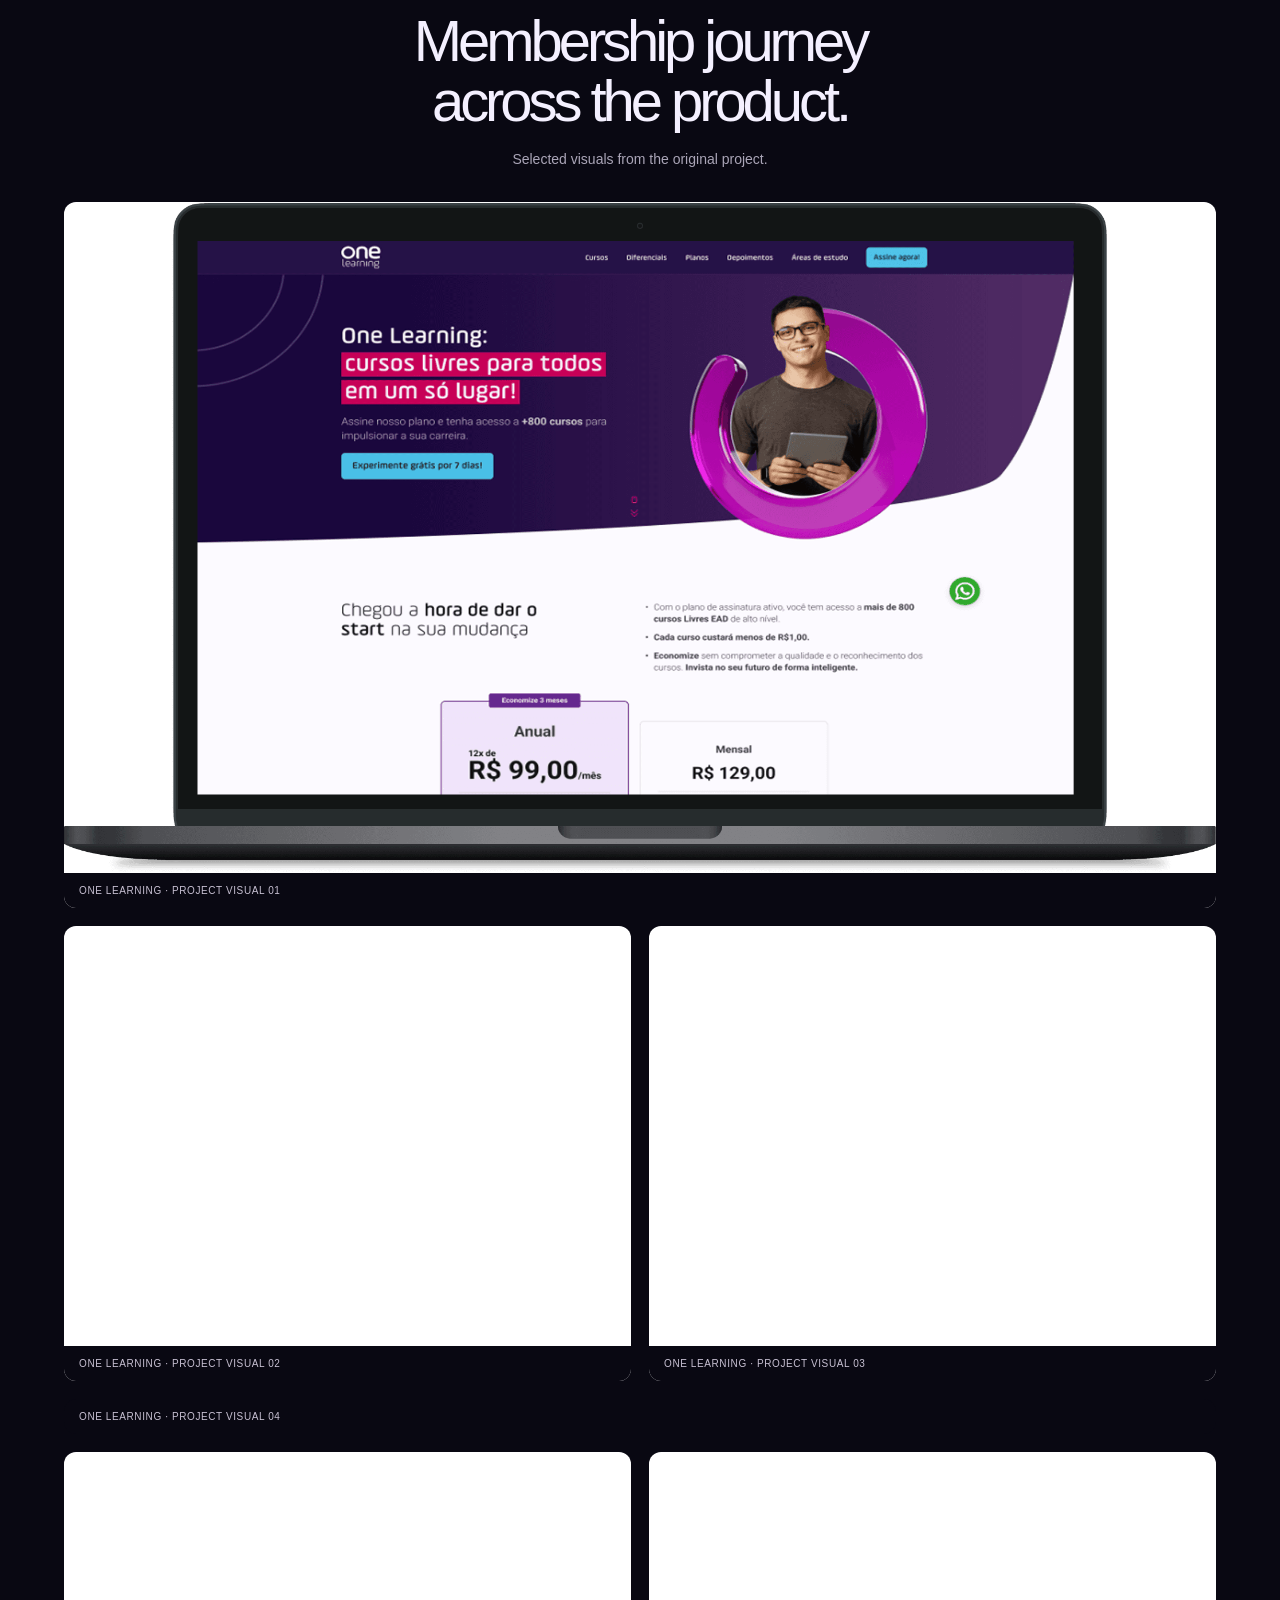
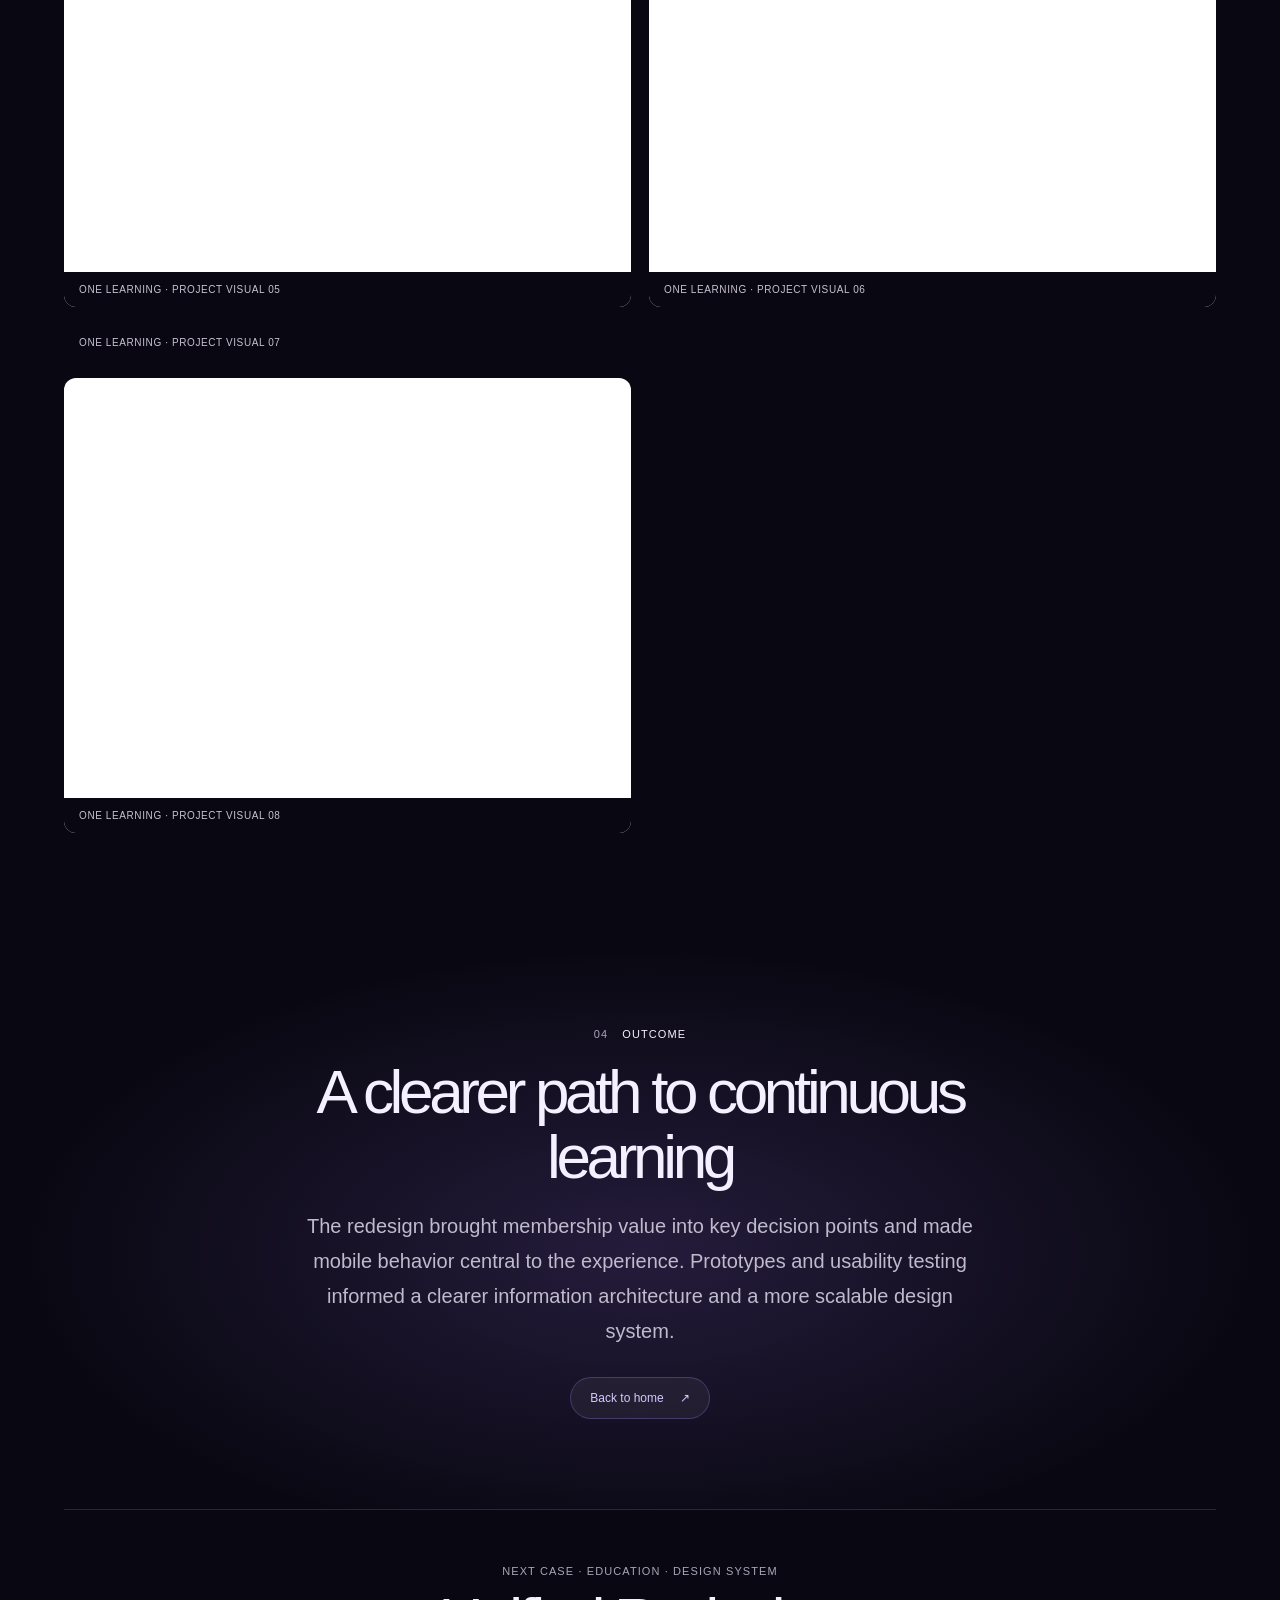
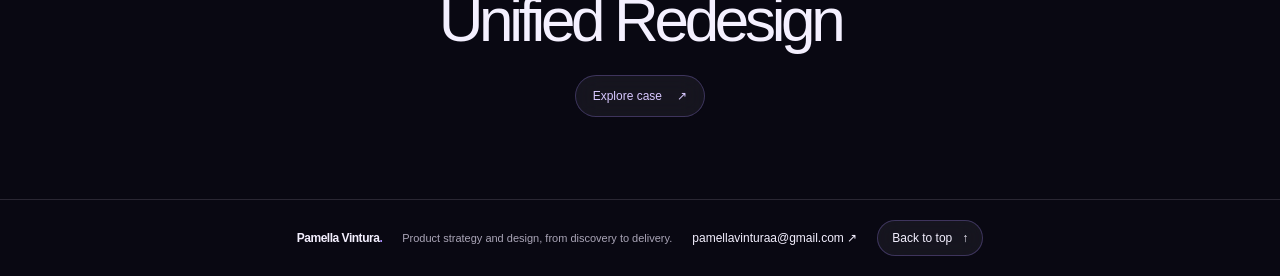
<file: site/cases/one-learning/index.html>
<!doctype html>
<html lang="en"><head><link rel="icon" type="image/png" sizes="96x96" href="../../assets/img/favicon-astronaut.png?v=1"><link rel="shortcut icon" href="../../assets/img/favicon.ico?v=1"><meta charset="utf-8"><meta name="viewport" content="width=device-width,initial-scale=1"><meta name="theme-color" content="#090812"><meta name="referrer" content="strict-origin-when-cross-origin"><meta http-equiv="Content-Security-Policy" content="default-src 'self'; base-uri 'self'; object-src 'none'; form-action 'self'; img-src 'self'; font-src 'self' https://fonts.gstatic.com; style-src 'self' https://fonts.googleapis.com; script-src 'self'; upgrade-insecure-requests"><title>One Learning | Pamella Vintura</title><meta name="description" content="A membership learning experience that makes the value of continued learning clear."><link rel="preconnect" href="https://fonts.googleapis.com"><link rel="preconnect" href="https://fonts.gstatic.com" crossorigin><link href="https://fonts.googleapis.com/css2?family=Geist:wght@400;450;500;550;600;650;700&display=swap" rel="stylesheet"><link rel="stylesheet" href="../../cases.css"></head>
<body id="top"><header class="case-nav"><a class="case-wordmark" href="../../index.html">Pamella Vintura<span>.</span></a><nav><a href="../../index.html#work">Selected work</a><a href="mailto:pamellavinturaa@gmail.com">Get in touch ↗</a></nav></header><main>
<section class="case-hero"><a class="back-link" href="../../index.html#work">← Back to selected work</a><p class="case-eyebrow">Education · Subscription strategy <span>·</span> Grupo Ânima</p><h1>One Learning</h1><p class="case-subtitle">From a course marketplace to a membership experience built around continuous learning.</p><div class="case-meta"><div><span>Period</span><strong>Jun 2024 to Dec 2024</strong></div><div><span>Role</span><strong>Lead Product Designer</strong></div><div><span>Focus</span><strong>Subscription strategy</strong></div></div>
<figure class="case-cover"><img src="../../assets/cases/one-learning/01.png" alt="Original Framer portfolio image for One Learning" fetchpriority="high"></figure></section>
<section class="case-story"><div class="story-label">01 <span>Overview</span></div><div class="story-copy"><h2>Turning course access into ongoing value</h2><p>With more than 900 free and paid courses, One Learning offered broad choice, but users still approached it as a place to buy one course at a time. The opportunity was to make membership value tangible and support learning over time.</p></div></section>
<section class="case-story case-story--soft"><div class="story-label">02 <span>The challenge</span></div><div class="story-copy"><h2>Make membership value tangible</h2><p>Course consumption was healthy, but it did not translate into subscription adoption or retention. Membership benefits were easy to miss, and with 73% of users accessing the platform on mobile, the experience needed to work naturally on smaller screens.</p></div></section>
<section class="case-stats"><p class="case-eyebrow">Product context</p><div class="case-stat-grid"><div class="case-stat"><strong data-count data-count-end="900.0" data-count-prefix="" data-count-suffix="+" data-count-decimals="0">900+</strong><span>courses in the learning catalog</span></div><div class="case-stat"><strong data-count data-count-end="73.0" data-count-prefix="" data-count-suffix="%" data-count-decimals="0">73%</strong><span>of users accessed the service on mobile</span></div><div class="case-stat"><strong>Subscription</strong><span>journey redesigned around lasting value</span></div></div></section>
<section class="case-story"><div class="story-label">03 <span>Approach</span></div><div class="story-copy"><h2>Designing for continuous learning</h2><p>I led discovery through validation, combining behavioral analytics, conversion funnels, user surveys, journey mapping and competitive benchmarking. I aligned product, marketing and technology teams around a clearer membership proposition, then refined key subscription moments through prototypes and usability testing.</p></div></section>
<section class="case-gallery"><div class="gallery-heading"><p class="case-eyebrow">Selected screens</p><h2>Membership journey across the product.</h2><p>Selected visuals from the original project.</p></div><div class="gallery-grid"><figure class="case-image case-image--1"><img src="../../assets/cases/one-learning/01.png" alt="Original One Learning project visual 1" loading="lazy"><figcaption>One Learning · project visual 01</figcaption></figure>
<figure class="case-image case-image--2"><img src="../../assets/cases/one-learning/02.png" alt="Original One Learning project visual 2" loading="lazy"><figcaption>One Learning · project visual 02</figcaption></figure>
<figure class="case-image case-image--3"><img src="../../assets/cases/one-learning/03.png" alt="Original One Learning project visual 3" loading="lazy"><figcaption>One Learning · project visual 03</figcaption></figure>
<figure class="case-image case-image--1"><img src="../../assets/cases/one-learning/04.png" alt="Original One Learning project visual 4" loading="lazy"><figcaption>One Learning · project visual 04</figcaption></figure>
<figure class="case-image case-image--2"><img src="../../assets/cases/one-learning/05.png" alt="Original One Learning project visual 5" loading="lazy"><figcaption>One Learning · project visual 05</figcaption></figure>
<figure class="case-image case-image--3"><img src="../../assets/cases/one-learning/06.png" alt="Original One Learning project visual 6" loading="lazy"><figcaption>One Learning · project visual 06</figcaption></figure>
<figure class="case-image case-image--1"><img src="../../assets/cases/one-learning/07.png" alt="Original One Learning project visual 7" loading="lazy"><figcaption>One Learning · project visual 07</figcaption></figure>
<figure class="case-image case-image--2"><img src="../../assets/cases/one-learning/08.png" alt="Original One Learning project visual 8" loading="lazy"><figcaption>One Learning · project visual 08</figcaption></figure></div></section>
<section class="case-story case-story--soft case-outro"><div class="story-label">04 <span>Outcome</span></div><div class="story-copy"><h2>A clearer path to continuous learning</h2><p>The redesign brought membership value into key decision points and made mobile behavior central to the experience. Prototypes and usability testing informed a clearer information architecture and a more scalable design system.</p><a class="case-home-button" href="../../index.html">Back to home <span aria-hidden="true">↗</span></a></div></section>
<section class="case-next"><div><p class="case-eyebrow">Next case · Education · Design system</p><h2>Unified Redesign</h2></div><a class="next-link" href="../unified-redesign/index.html">Explore case <span>↗</span></a></section>
</main><footer class="case-footer"><a class="case-wordmark" href="../../index.html">Pamella Vintura<span>.</span></a><span>Product strategy and design, from discovery to delivery.</span><a href="mailto:pamellavinturaa@gmail.com">pamellavinturaa@gmail.com ↗</a><a class="back-top" href="#top">Back to top <span aria-hidden="true">↑</span></a></footer><script src="../../case.js" defer></script></body></html>
</file>
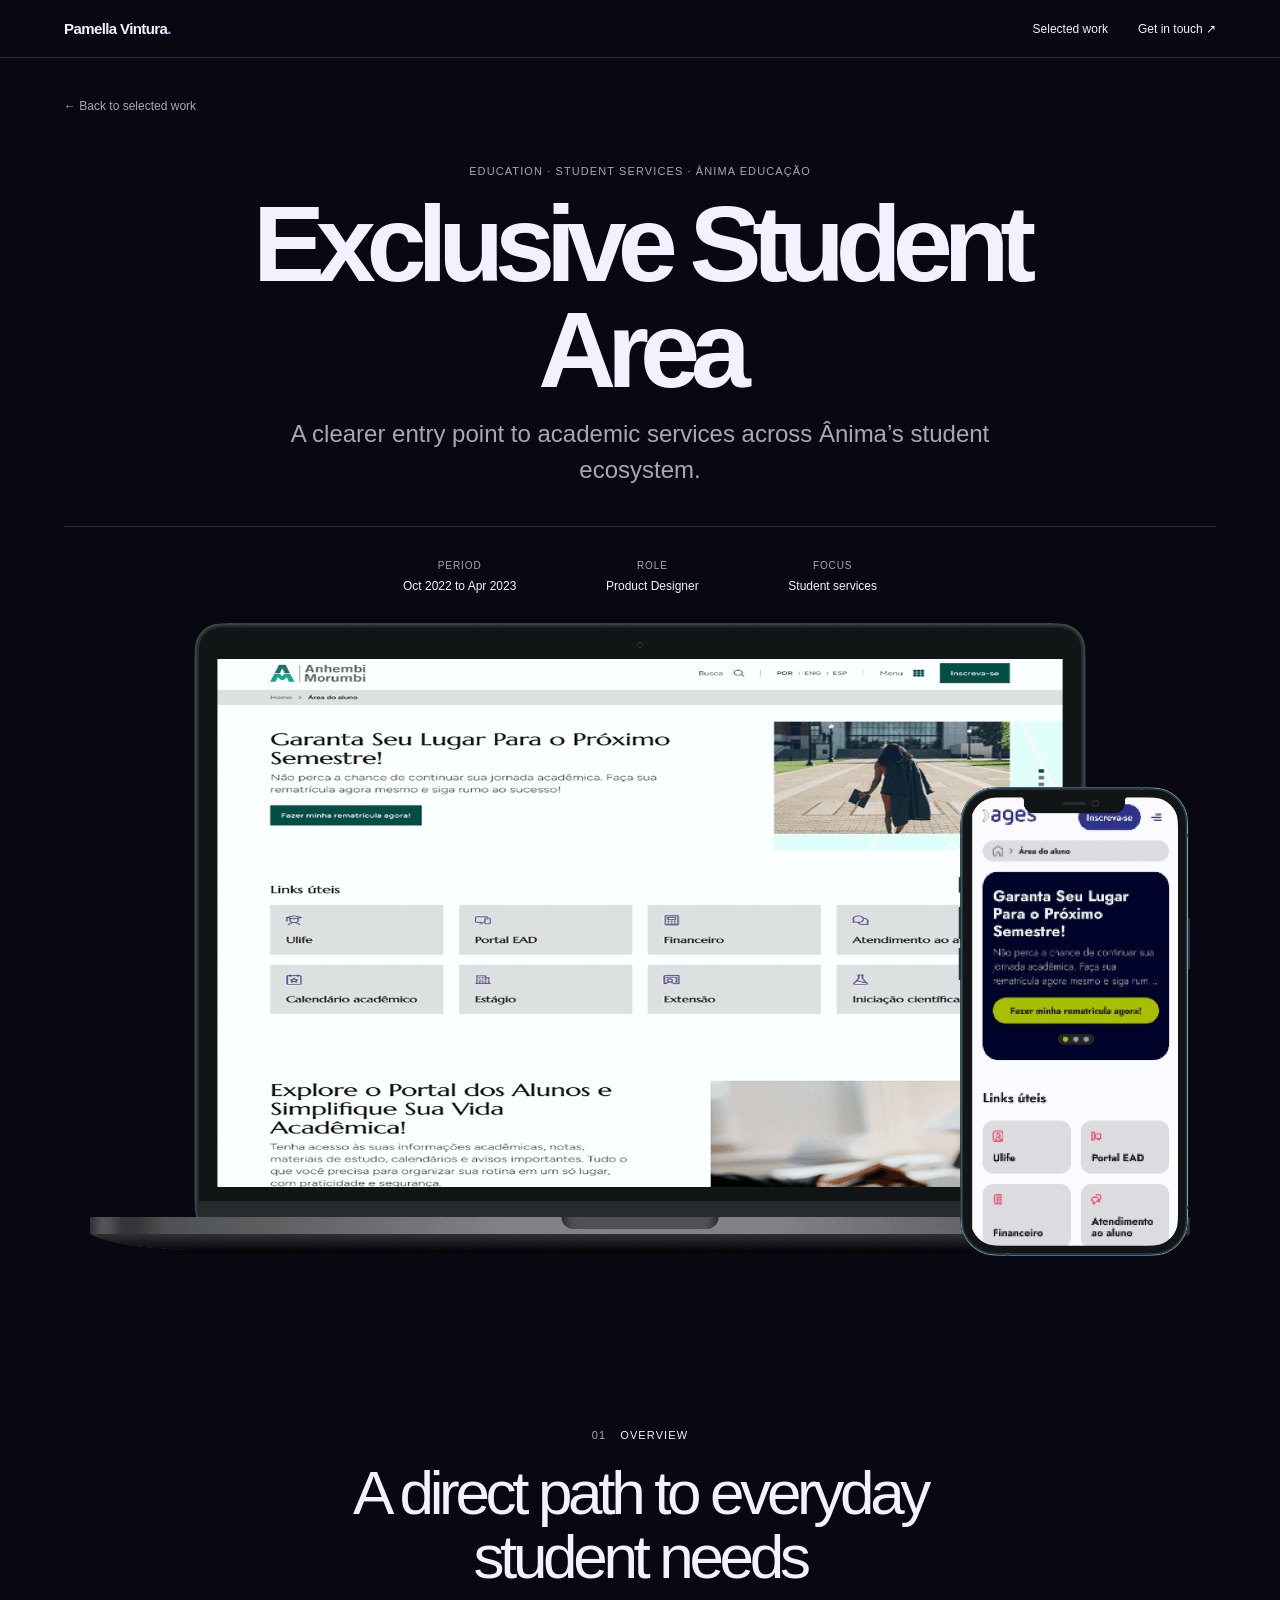
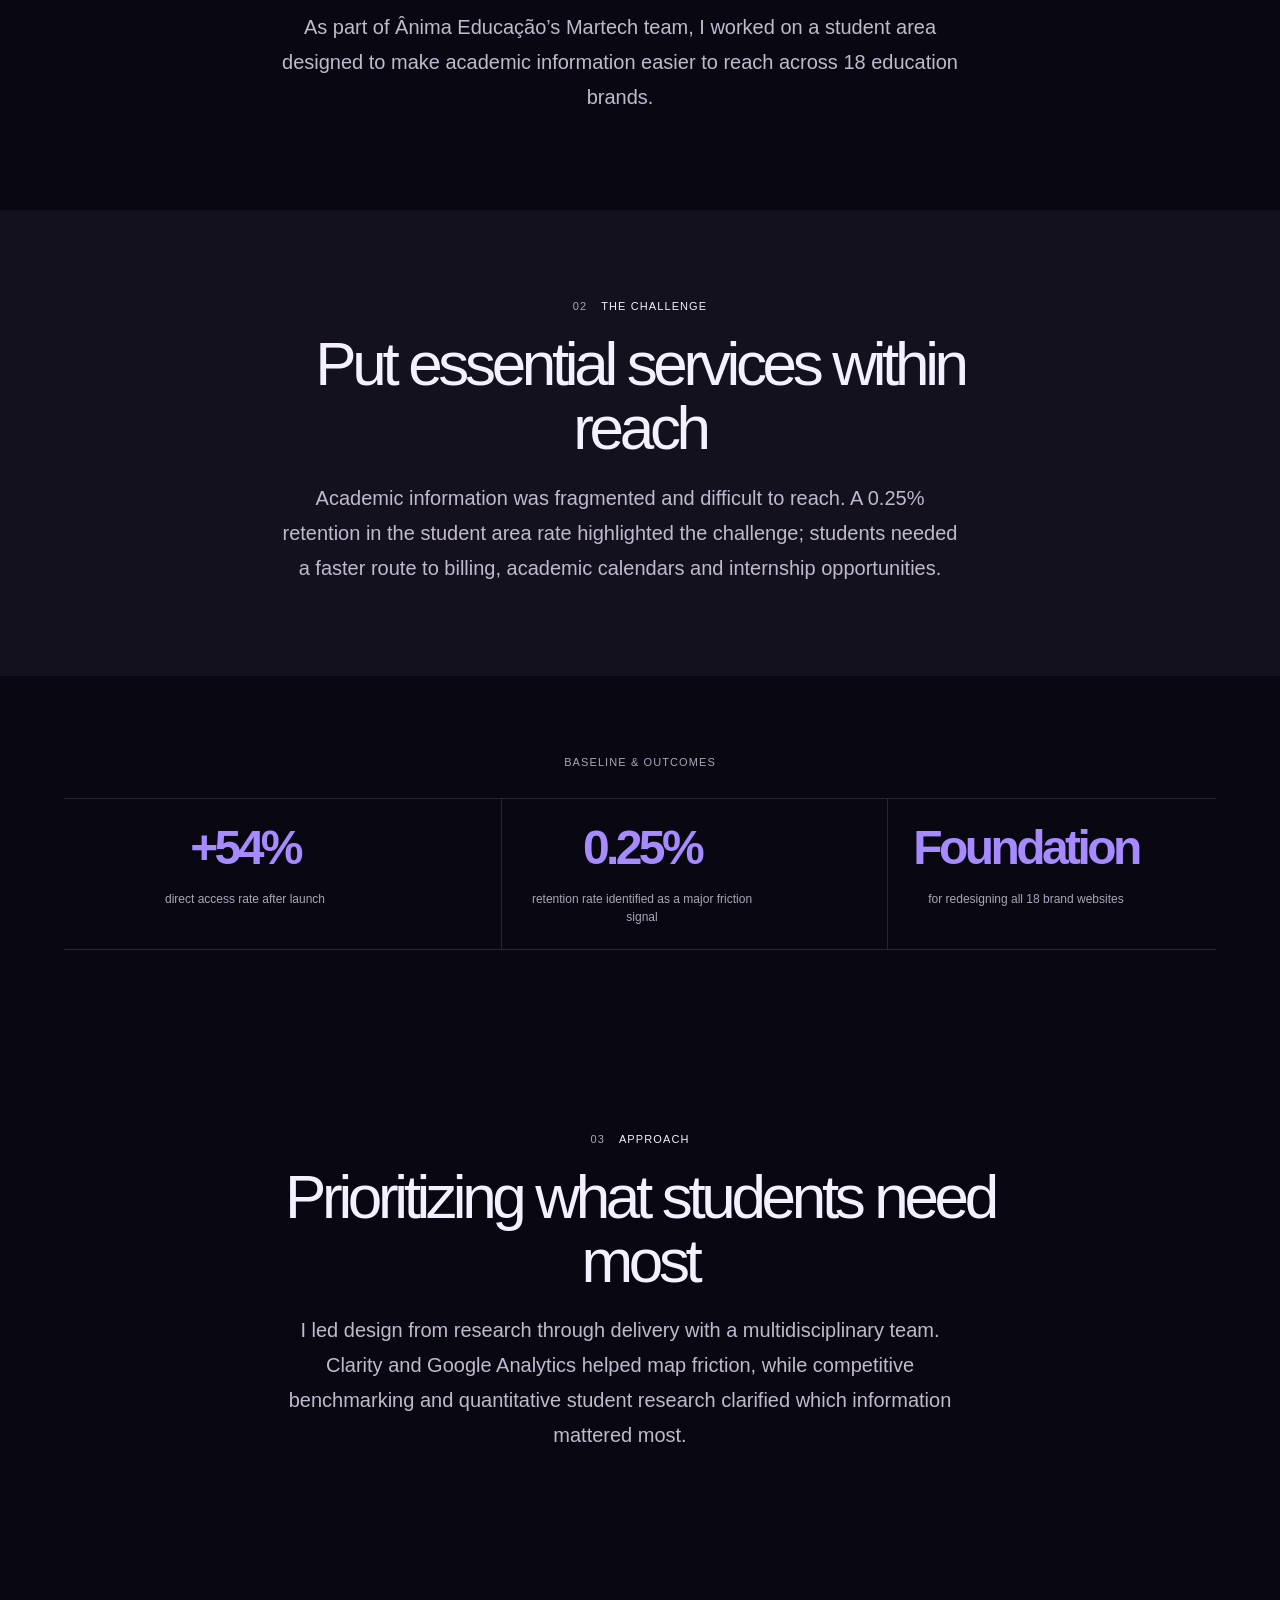
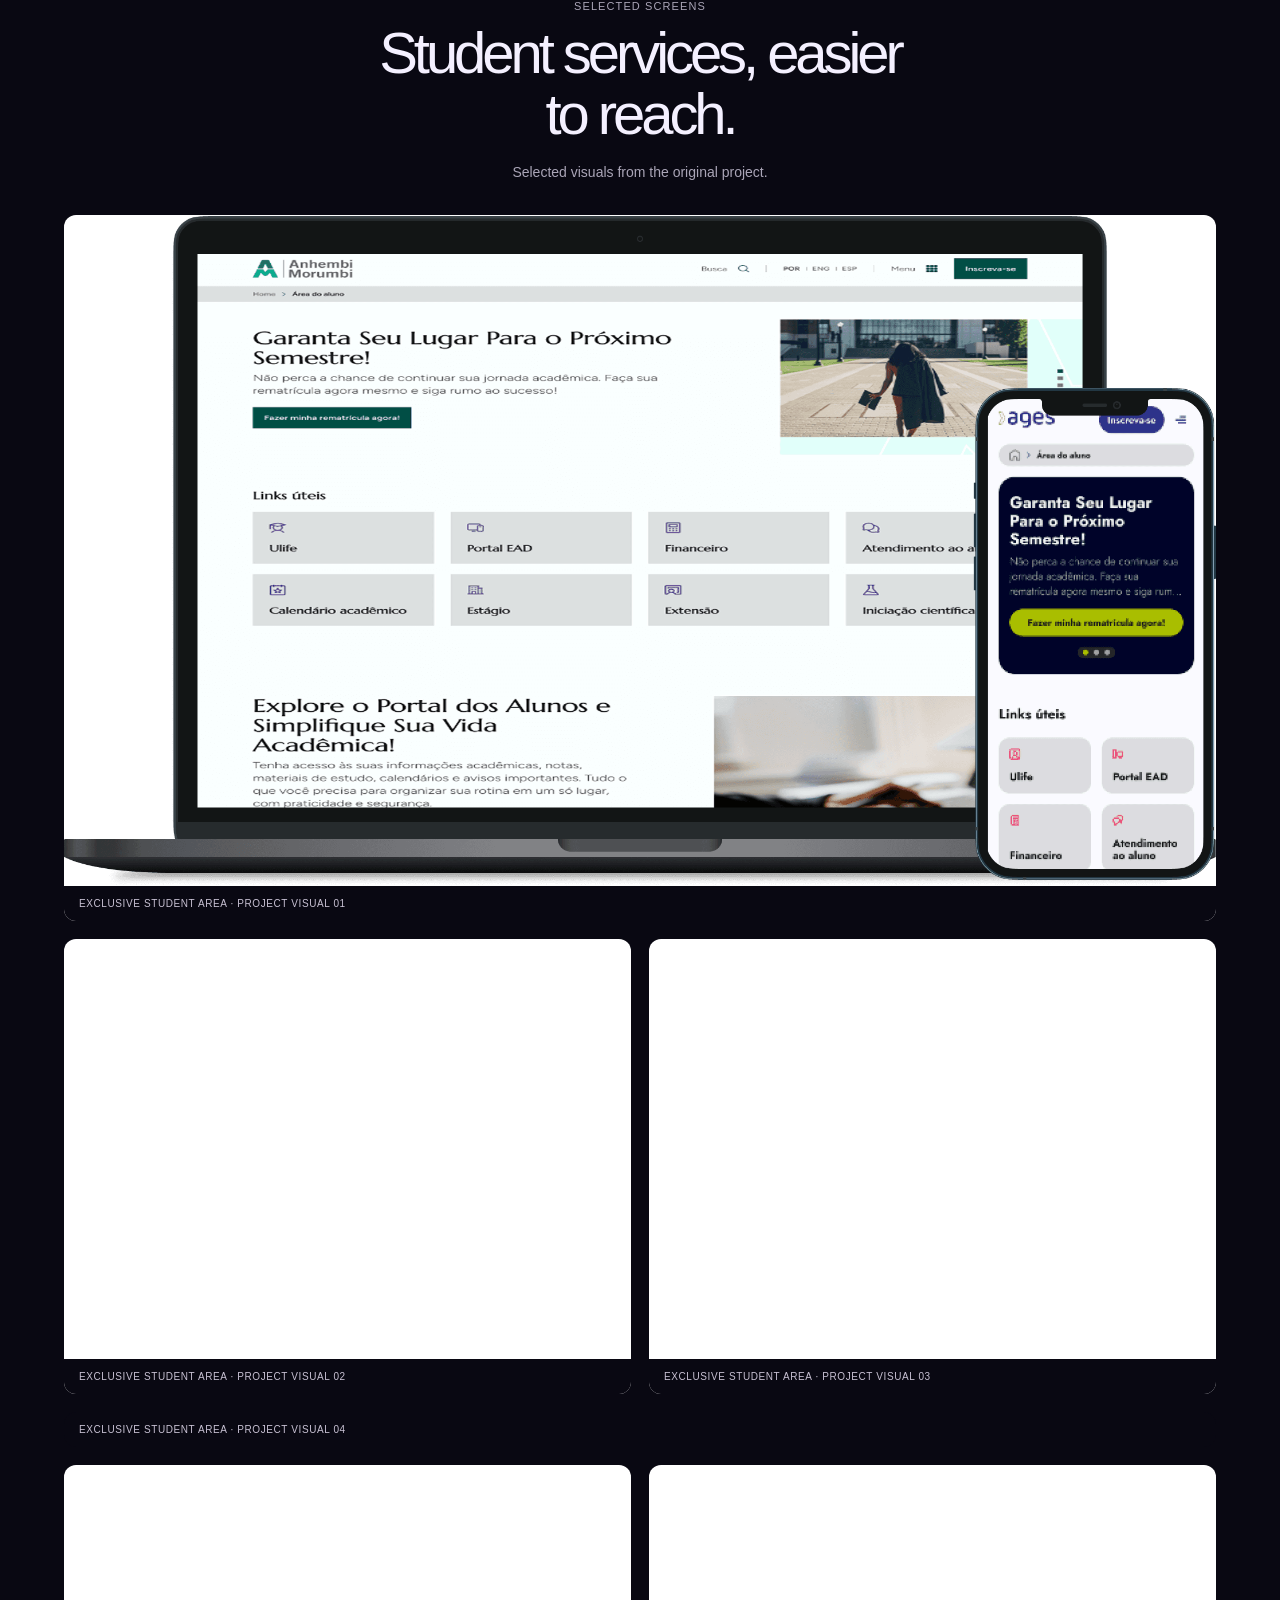
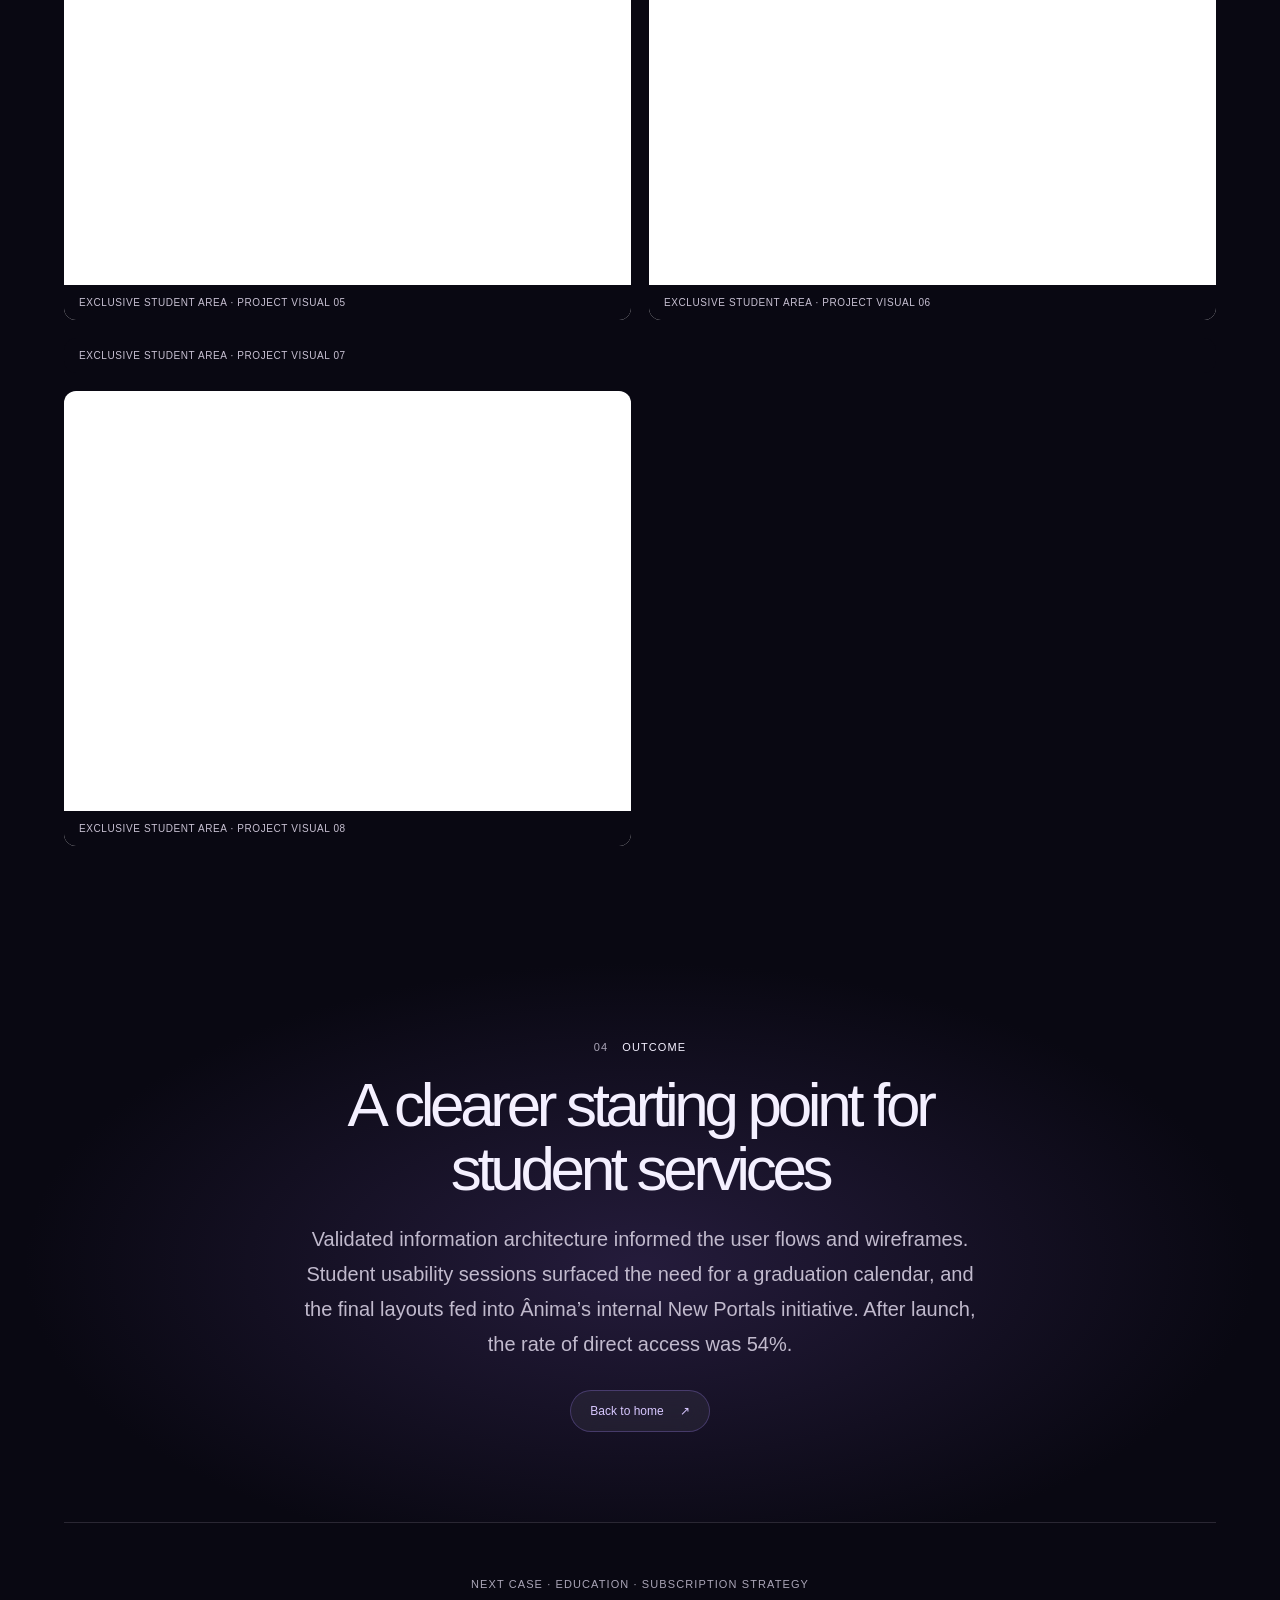
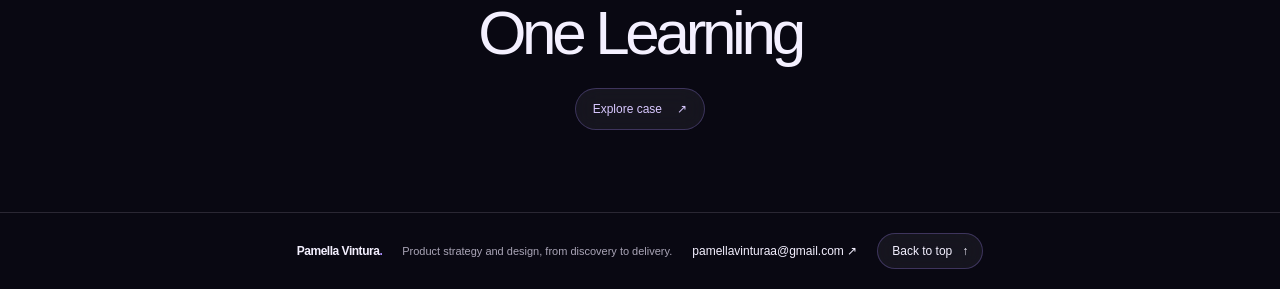
<file: site/cases/student-area/index.html>
<!doctype html>
<html lang="en"><head><link rel="icon" type="image/png" sizes="96x96" href="../../assets/img/favicon-astronaut.png?v=1"><link rel="shortcut icon" href="../../assets/img/favicon.ico?v=1"><meta charset="utf-8"><meta name="viewport" content="width=device-width,initial-scale=1"><meta name="theme-color" content="#090812"><meta name="referrer" content="strict-origin-when-cross-origin"><meta http-equiv="Content-Security-Policy" content="default-src 'self'; base-uri 'self'; object-src 'none'; form-action 'self'; img-src 'self'; font-src 'self' https://fonts.gstatic.com; style-src 'self' https://fonts.googleapis.com; script-src 'self'; upgrade-insecure-requests"><title>Exclusive Student Area | Pamella Vintura</title><meta name="description" content="A clearer entry point to academic services across Ânima’s student ecosystem."><link rel="preconnect" href="https://fonts.googleapis.com"><link rel="preconnect" href="https://fonts.gstatic.com" crossorigin><link href="https://fonts.googleapis.com/css2?family=Geist:wght@400;450;500;550;600;650;700&display=swap" rel="stylesheet"><link rel="stylesheet" href="../../cases.css"></head>
<body id="top"><header class="case-nav"><a class="case-wordmark" href="../../index.html">Pamella Vintura<span>.</span></a><nav><a href="../../index.html#work">Selected work</a><a href="mailto:pamellavinturaa@gmail.com">Get in touch ↗</a></nav></header><main>
<section class="case-hero"><a class="back-link" href="../../index.html#work">← Back to selected work</a><p class="case-eyebrow">Education · Student services <span>·</span> Ânima Educação</p><h1>Exclusive Student Area</h1><p class="case-subtitle">A clearer entry point to academic services across Ânima’s student ecosystem.</p><div class="case-meta"><div><span>Period</span><strong>Oct 2022 to Apr 2023</strong></div><div><span>Role</span><strong>Product Designer</strong></div><div><span>Focus</span><strong>Student services</strong></div></div>
<figure class="case-cover"><img src="../../assets/cases/student-area/01.png" alt="Original Framer portfolio image for Exclusive Student Area" fetchpriority="high"></figure></section>
<section class="case-story"><div class="story-label">01 <span>Overview</span></div><div class="story-copy"><h2>A direct path to everyday student needs</h2><p>As part of Ânima Educação’s Martech team, I worked on a student area designed to make academic information easier to reach across 18 education brands.</p></div></section>
<section class="case-story case-story--soft"><div class="story-label">02 <span>The challenge</span></div><div class="story-copy"><h2>Put essential services within reach</h2><p>Academic information was fragmented and difficult to reach. A 0.25% retention in the student area rate highlighted the challenge; students needed a faster route to billing, academic calendars and internship opportunities.</p></div></section>
<section class="case-stats"><p class="case-eyebrow">Baseline & outcomes</p><div class="case-stat-grid"><div class="case-stat"><strong data-count data-count-end="54.0" data-count-prefix="+" data-count-suffix="%" data-count-decimals="0">+54%</strong><span>direct access rate after launch</span></div><div class="case-stat"><strong data-count data-count-end="0.25" data-count-prefix="" data-count-suffix="%" data-count-decimals="2">0.25%</strong><span>retention rate identified as a major friction signal</span></div><div class="case-stat"><strong>Foundation</strong><span>for redesigning all 18 brand websites</span></div></div></section>
<section class="case-story"><div class="story-label">03 <span>Approach</span></div><div class="story-copy"><h2>Prioritizing what students need most</h2><p>I led design from research through delivery with a multidisciplinary team. Clarity and Google Analytics helped map friction, while competitive benchmarking and quantitative student research clarified which information mattered most.</p></div></section>
<section class="case-gallery"><div class="gallery-heading"><p class="case-eyebrow">Selected screens</p><h2>Student services, easier to reach.</h2><p>Selected visuals from the original project.</p></div><div class="gallery-grid"><figure class="case-image case-image--1"><img src="../../assets/cases/student-area/01.png" alt="Original Exclusive Student Area project visual 1" loading="lazy"><figcaption>Exclusive Student Area · project visual 01</figcaption></figure>
<figure class="case-image case-image--2"><img src="../../assets/cases/student-area/02.png" alt="Original Exclusive Student Area project visual 2" loading="lazy"><figcaption>Exclusive Student Area · project visual 02</figcaption></figure>
<figure class="case-image case-image--3"><img src="../../assets/cases/student-area/03.png" alt="Original Exclusive Student Area project visual 3" loading="lazy"><figcaption>Exclusive Student Area · project visual 03</figcaption></figure>
<figure class="case-image case-image--1"><img src="../../assets/cases/student-area/04.png" alt="Original Exclusive Student Area project visual 4" loading="lazy"><figcaption>Exclusive Student Area · project visual 04</figcaption></figure>
<figure class="case-image case-image--2"><img src="../../assets/cases/student-area/05.png" alt="Original Exclusive Student Area project visual 5" loading="lazy"><figcaption>Exclusive Student Area · project visual 05</figcaption></figure>
<figure class="case-image case-image--3"><img src="../../assets/cases/student-area/06.png" alt="Original Exclusive Student Area project visual 6" loading="lazy"><figcaption>Exclusive Student Area · project visual 06</figcaption></figure>
<figure class="case-image case-image--1"><img src="../../assets/cases/student-area/07.png" alt="Original Exclusive Student Area project visual 7" loading="lazy"><figcaption>Exclusive Student Area · project visual 07</figcaption></figure>
<figure class="case-image case-image--2"><img src="../../assets/cases/student-area/08.png" alt="Original Exclusive Student Area project visual 8" loading="lazy"><figcaption>Exclusive Student Area · project visual 08</figcaption></figure></div></section>
<section class="case-story case-story--soft case-outro"><div class="story-label">04 <span>Outcome</span></div><div class="story-copy"><h2>A clearer starting point for student services</h2><p>Validated information architecture informed the user flows and wireframes. Student usability sessions surfaced the need for a graduation calendar, and the final layouts fed into Ânima’s internal New Portals initiative. After launch, the rate of direct access was 54%.</p><a class="case-home-button" href="../../index.html">Back to home <span aria-hidden="true">↗</span></a></div></section>
<section class="case-next"><div><p class="case-eyebrow">Next case · Education · Subscription strategy</p><h2>One Learning</h2></div><a class="next-link" href="../one-learning/index.html">Explore case <span>↗</span></a></section>
</main><footer class="case-footer"><a class="case-wordmark" href="../../index.html">Pamella Vintura<span>.</span></a><span>Product strategy and design, from discovery to delivery.</span><a href="mailto:pamellavinturaa@gmail.com">pamellavinturaa@gmail.com ↗</a><a class="back-top" href="#top">Back to top <span aria-hidden="true">↑</span></a></footer><script src="../../case.js" defer></script></body></html>
</file>
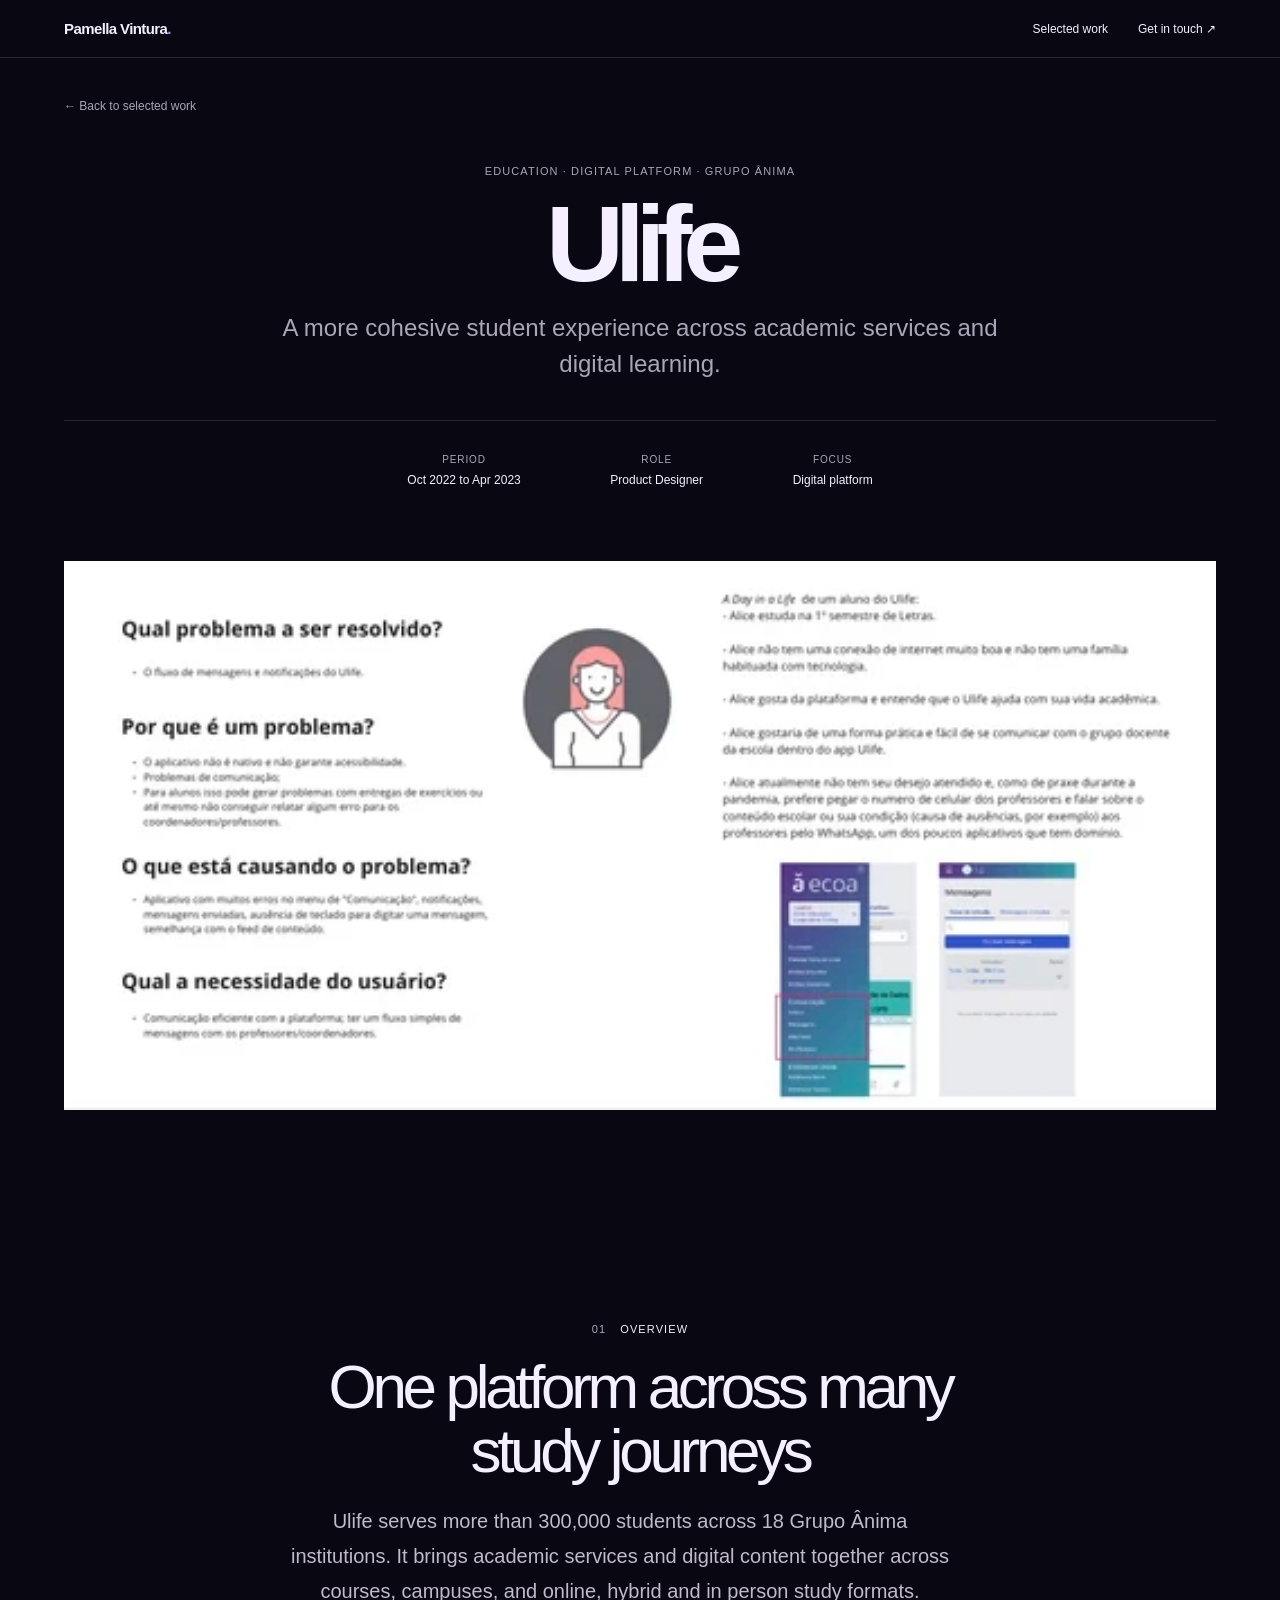
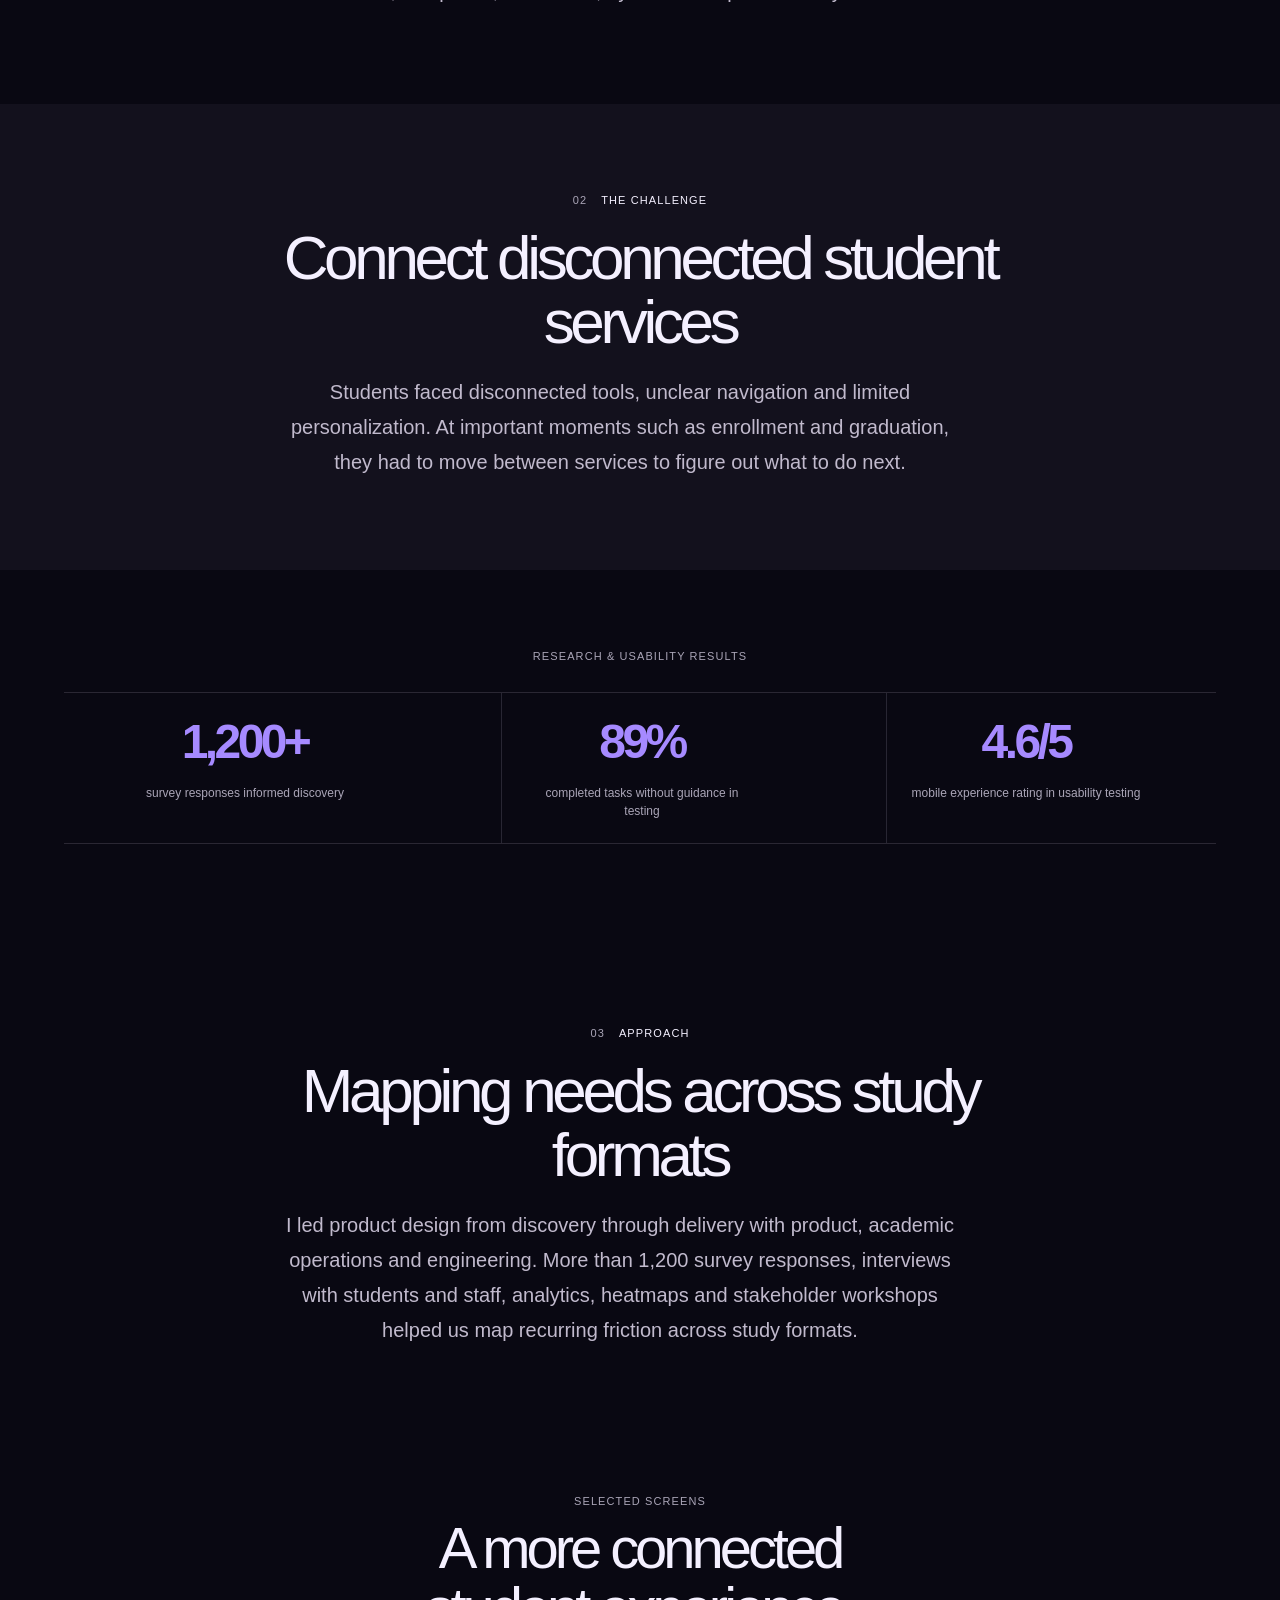
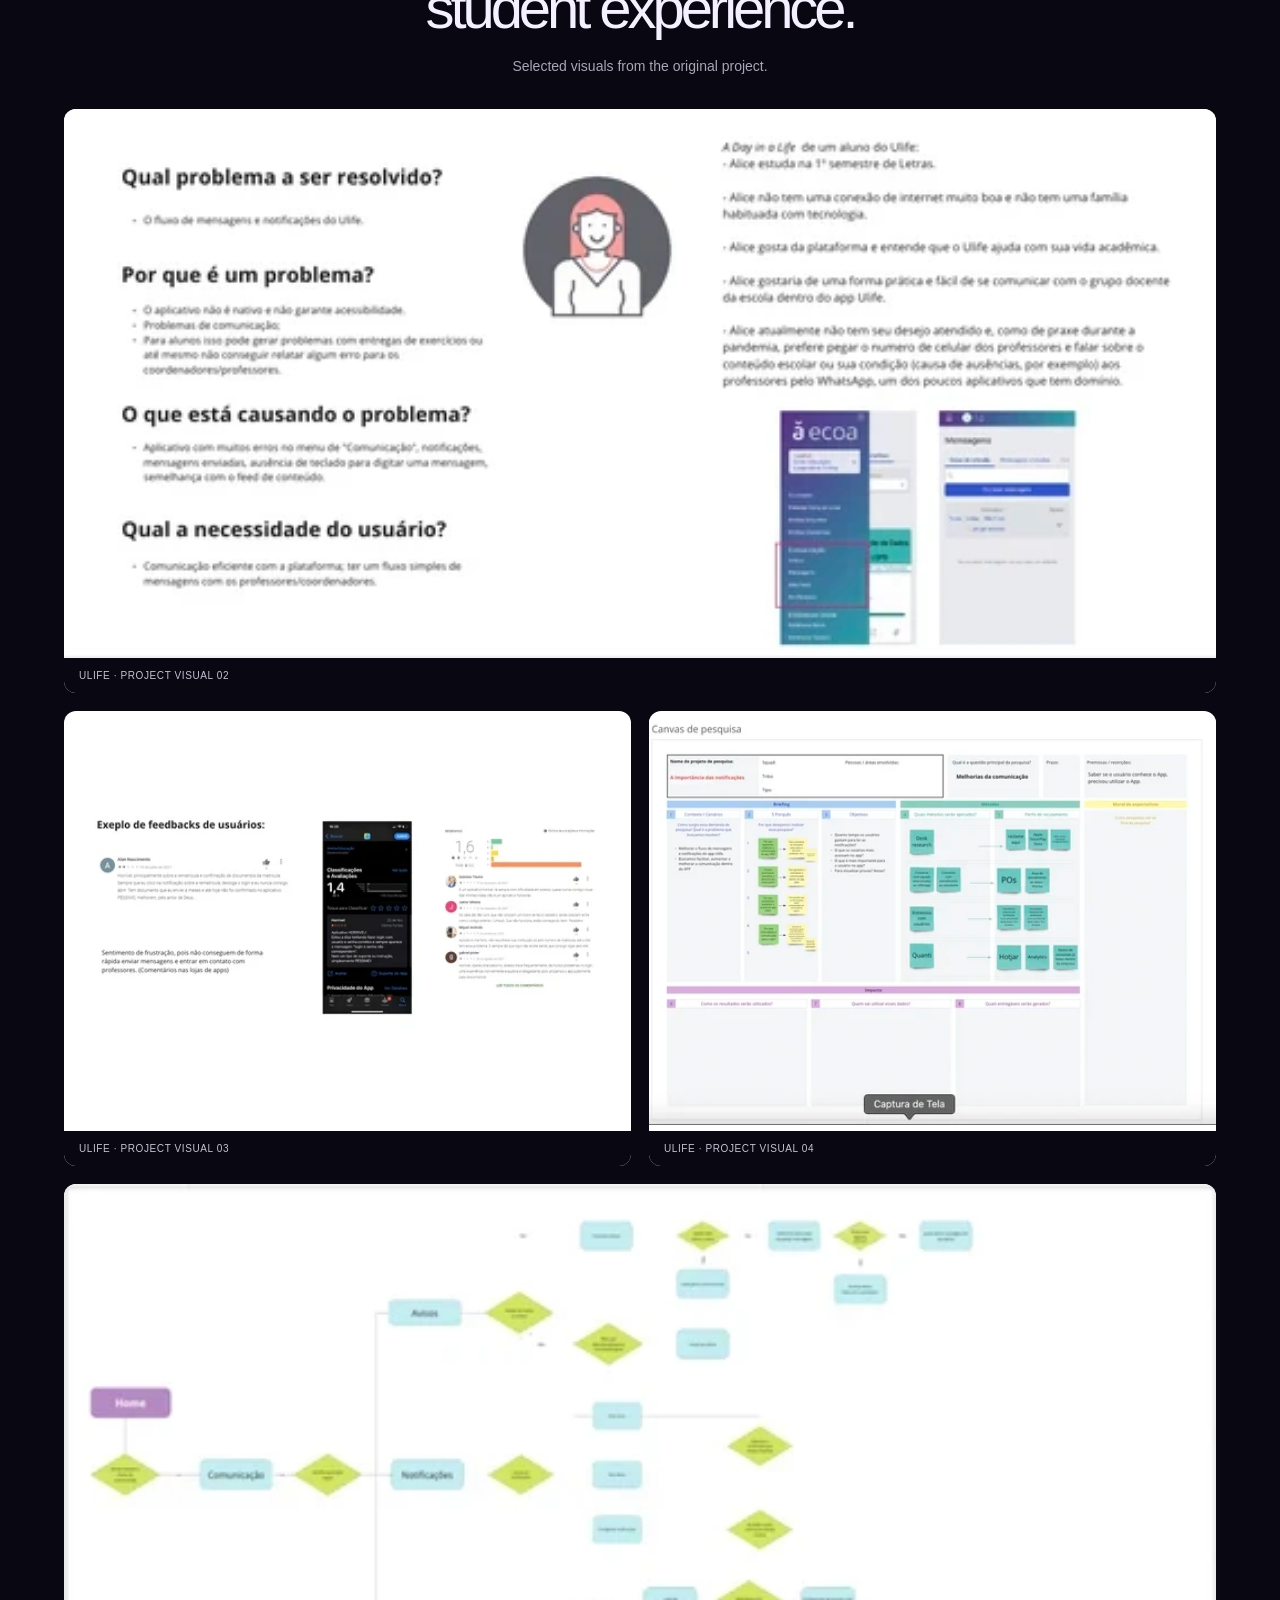
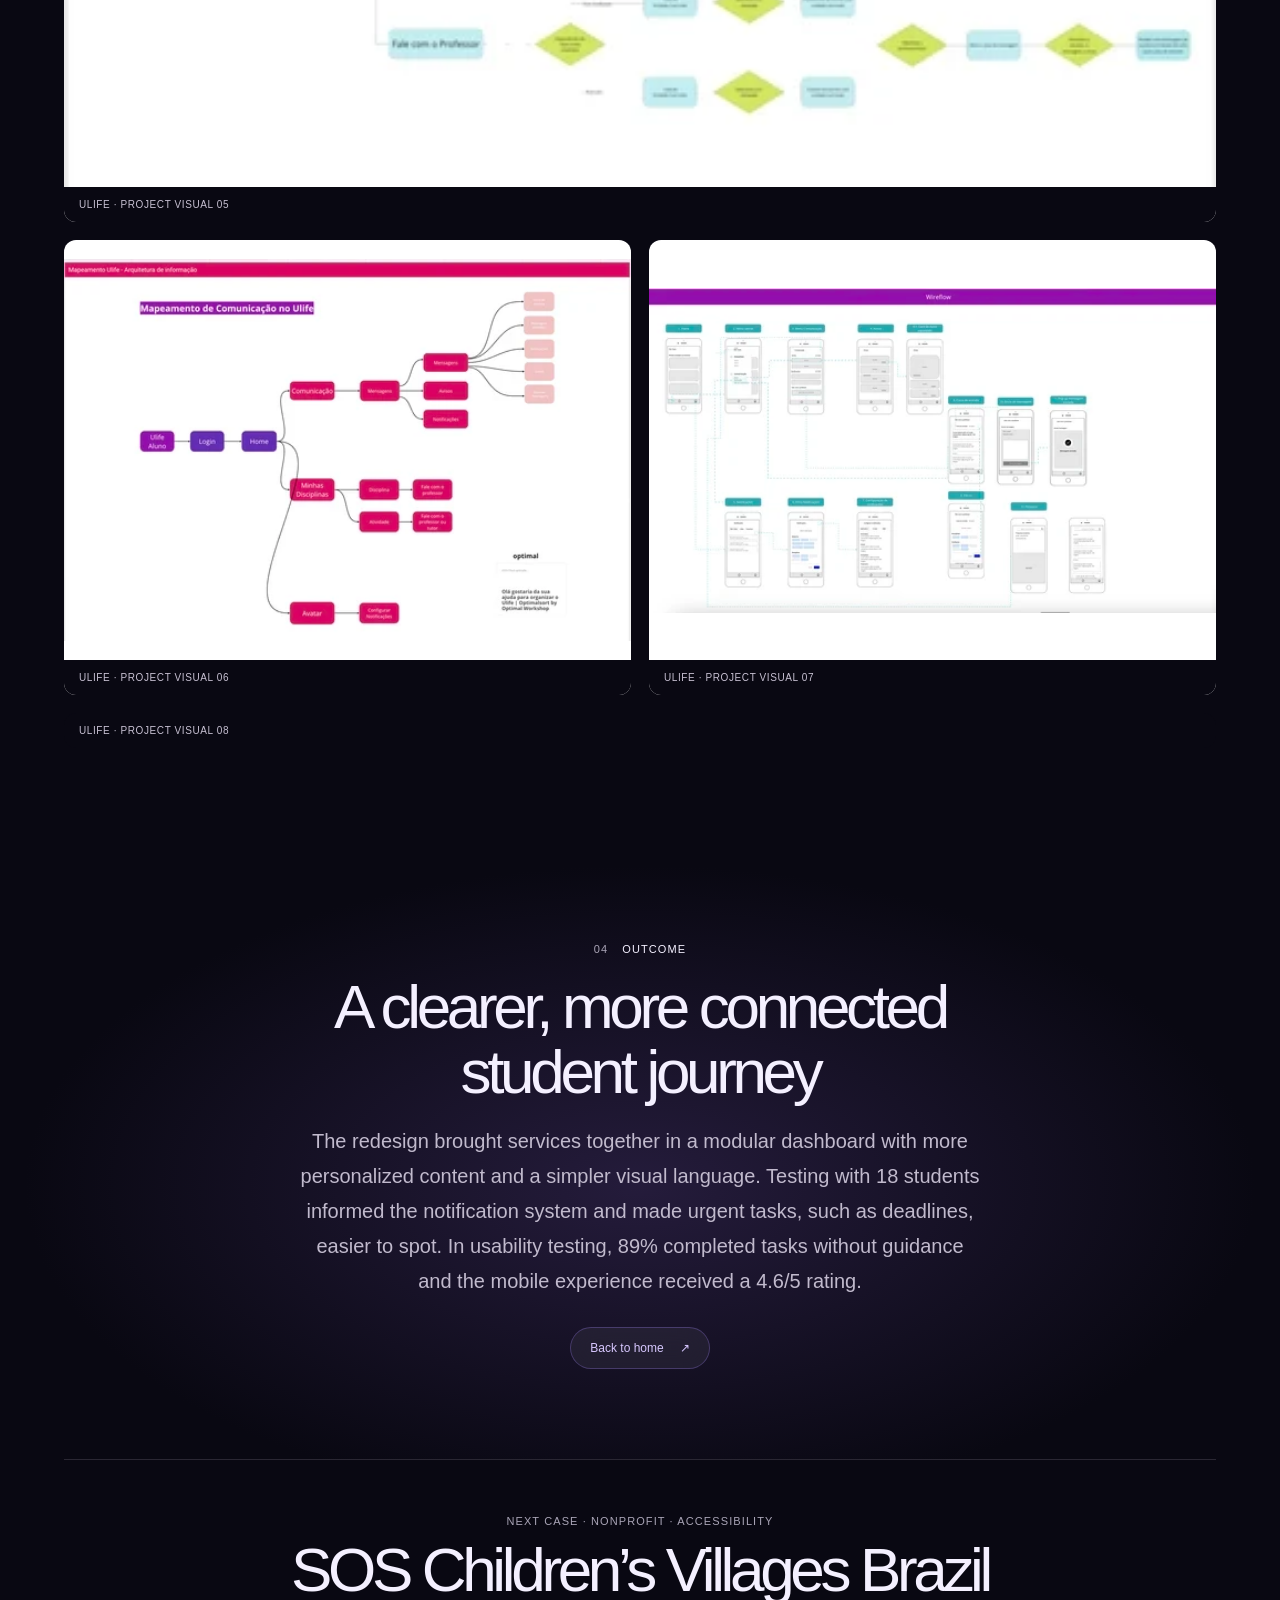
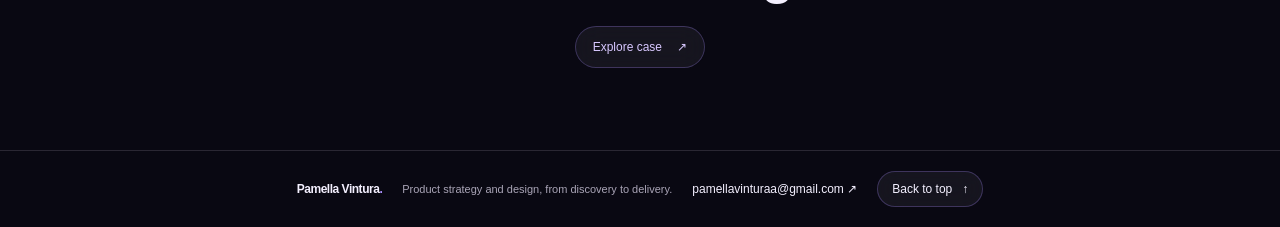
<file: site/cases/ulife/index.html>
<!doctype html>
<html lang="en"><head><link rel="icon" type="image/png" sizes="96x96" href="../../assets/img/favicon-astronaut.png?v=1"><link rel="shortcut icon" href="../../assets/img/favicon.ico?v=1"><meta charset="utf-8"><meta name="viewport" content="width=device-width,initial-scale=1"><meta name="theme-color" content="#090812"><meta name="referrer" content="strict-origin-when-cross-origin"><meta http-equiv="Content-Security-Policy" content="default-src 'self'; base-uri 'self'; object-src 'none'; form-action 'self'; img-src 'self'; font-src 'self' https://fonts.gstatic.com; style-src 'self' https://fonts.googleapis.com; script-src 'self'; upgrade-insecure-requests"><title>Ulife | Pamella Vintura</title><meta name="description" content="A more cohesive student experience across academic services and digital learning."><link rel="preconnect" href="https://fonts.googleapis.com"><link rel="preconnect" href="https://fonts.gstatic.com" crossorigin><link href="https://fonts.googleapis.com/css2?family=Geist:wght@400;450;500;550;600;650;700&display=swap" rel="stylesheet"><link rel="stylesheet" href="../../cases.css"></head>
<body id="top"><header class="case-nav"><a class="case-wordmark" href="../../index.html">Pamella Vintura<span>.</span></a><nav><a href="../../index.html#work">Selected work</a><a href="mailto:pamellavinturaa@gmail.com">Get in touch ↗</a></nav></header><main>
<section class="case-hero"><a class="back-link" href="../../index.html#work">← Back to selected work</a><p class="case-eyebrow">Education · Digital platform <span>·</span> Grupo Ânima</p><h1>Ulife</h1><p class="case-subtitle">A more cohesive student experience across academic services and digital learning.</p><div class="case-meta"><div><span>Period</span><strong>Oct 2022 to Apr 2023</strong></div><div><span>Role</span><strong>Product Designer</strong></div><div><span>Focus</span><strong>Digital platform</strong></div></div>
<figure class="case-cover"><img src="../../assets/cases/ulife/02.webp" alt="Original Framer portfolio image for Ulife" fetchpriority="high"></figure></section>
<section class="case-story"><div class="story-label">01 <span>Overview</span></div><div class="story-copy"><h2>One platform across many study journeys</h2><p>Ulife serves more than 300,000 students across 18 Grupo Ânima institutions. It brings academic services and digital content together across courses, campuses, and online, hybrid and in person study formats.</p></div></section>
<section class="case-story case-story--soft"><div class="story-label">02 <span>The challenge</span></div><div class="story-copy"><h2>Connect disconnected student services</h2><p>Students faced disconnected tools, unclear navigation and limited personalization. At important moments such as enrollment and graduation, they had to move between services to figure out what to do next.</p></div></section>
<section class="case-stats"><p class="case-eyebrow">Research & usability results</p><div class="case-stat-grid"><div class="case-stat"><strong data-count data-count-end="1200.0" data-count-prefix="" data-count-suffix="+" data-count-decimals="0">1,200+</strong><span>survey responses informed discovery</span></div><div class="case-stat"><strong data-count data-count-end="89.0" data-count-prefix="" data-count-suffix="%" data-count-decimals="0">89%</strong><span>completed tasks without guidance in testing</span></div><div class="case-stat"><strong data-count data-count-end="4.6" data-count-prefix="" data-count-suffix="/5" data-count-decimals="1">4.6/5</strong><span>mobile experience rating in usability testing</span></div></div></section>
<section class="case-story"><div class="story-label">03 <span>Approach</span></div><div class="story-copy"><h2>Mapping needs across study formats</h2><p>I led product design from discovery through delivery with product, academic operations and engineering. More than 1,200 survey responses, interviews with students and staff, analytics, heatmaps and stakeholder workshops helped us map recurring friction across study formats.</p></div></section>
<section class="case-gallery"><div class="gallery-heading"><p class="case-eyebrow">Selected screens</p><h2>A more connected student experience.</h2><p>Selected visuals from the original project.</p></div><div class="gallery-grid">
<figure class="case-image case-image--2"><img src="../../assets/cases/ulife/02.webp" alt="Original Ulife project visual 2" loading="lazy"><figcaption>Ulife · project visual 02</figcaption></figure>
<figure class="case-image case-image--3"><img src="../../assets/cases/ulife/03.webp" alt="Original Ulife project visual 3" loading="lazy"><figcaption>Ulife · project visual 03</figcaption></figure>
<figure class="case-image case-image--1"><img src="../../assets/cases/ulife/04.webp" alt="Original Ulife project visual 4" loading="lazy"><figcaption>Ulife · project visual 04</figcaption></figure>
<figure class="case-image case-image--2"><img src="../../assets/cases/ulife/05.webp" alt="Original Ulife project visual 5" loading="lazy"><figcaption>Ulife · project visual 05</figcaption></figure>
<figure class="case-image case-image--3"><img src="../../assets/cases/ulife/06.webp" alt="Original Ulife project visual 6" loading="lazy"><figcaption>Ulife · project visual 06</figcaption></figure>
<figure class="case-image case-image--1"><img src="../../assets/cases/ulife/07.webp" alt="Original Ulife project visual 7" loading="lazy"><figcaption>Ulife · project visual 07</figcaption></figure>
<figure class="case-image case-image--2"><img src="../../assets/cases/ulife/08.webp" alt="Original Ulife project visual 8" loading="lazy"><figcaption>Ulife · project visual 08</figcaption></figure></div></section>
<section class="case-story case-story--soft case-outro"><div class="story-label">04 <span>Outcome</span></div><div class="story-copy"><h2>A clearer, more connected student journey</h2><p>The redesign brought services together in a modular dashboard with more personalized content and a simpler visual language. Testing with 18 students informed the notification system and made urgent tasks, such as deadlines, easier to spot. In usability testing, 89% completed tasks without guidance and the mobile experience received a 4.6/5 rating.</p><a class="case-home-button" href="../../index.html">Back to home <span aria-hidden="true">↗</span></a></div></section>
<section class="case-next"><div><p class="case-eyebrow">Next case · Nonprofit · Accessibility</p><h2>SOS Children’s Villages Brazil</h2></div><a class="next-link" href="../aldeias-sos-brasil/index.html">Explore case <span>↗</span></a></section>
</main><footer class="case-footer"><a class="case-wordmark" href="../../index.html">Pamella Vintura<span>.</span></a><span>Product strategy and design, from discovery to delivery.</span><a href="mailto:pamellavinturaa@gmail.com">pamellavinturaa@gmail.com ↗</a><a class="back-top" href="#top">Back to top <span aria-hidden="true">↑</span></a></footer><script src="../../case.js" defer></script></body></html>
</file>
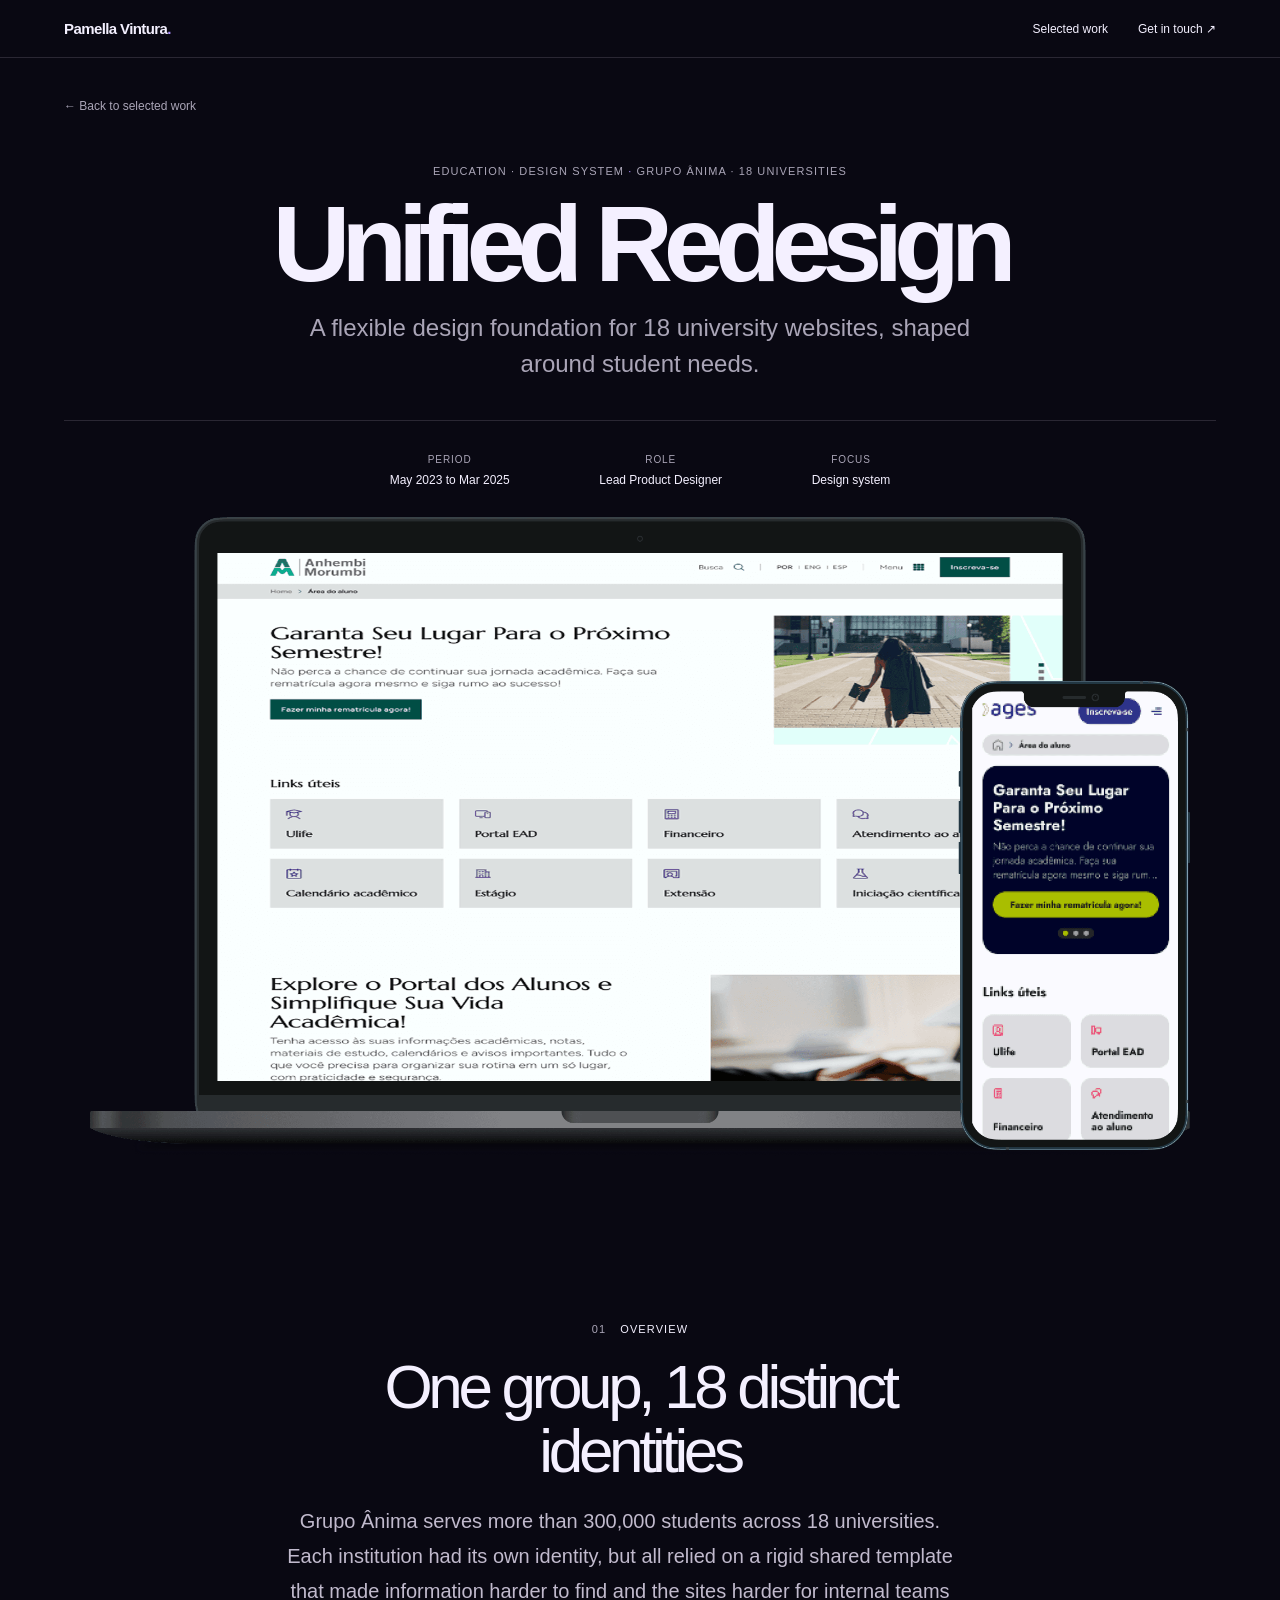
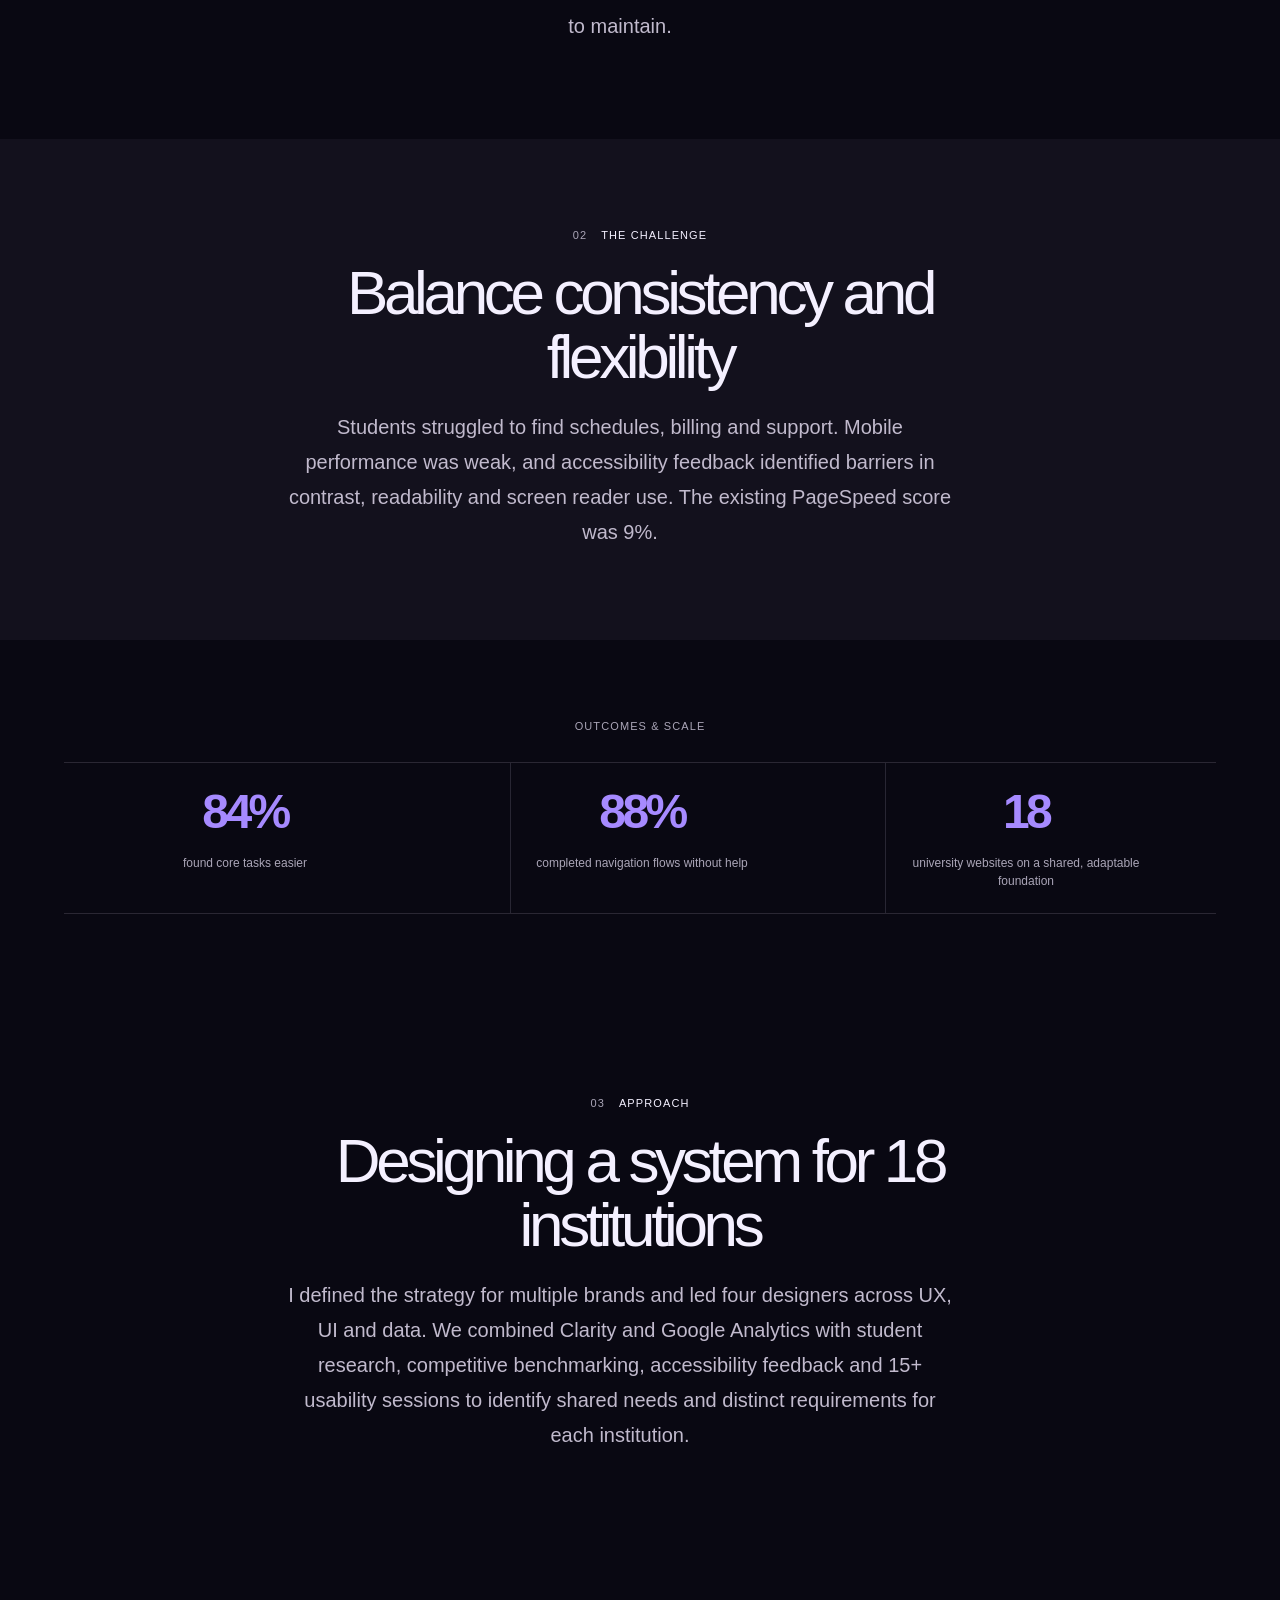
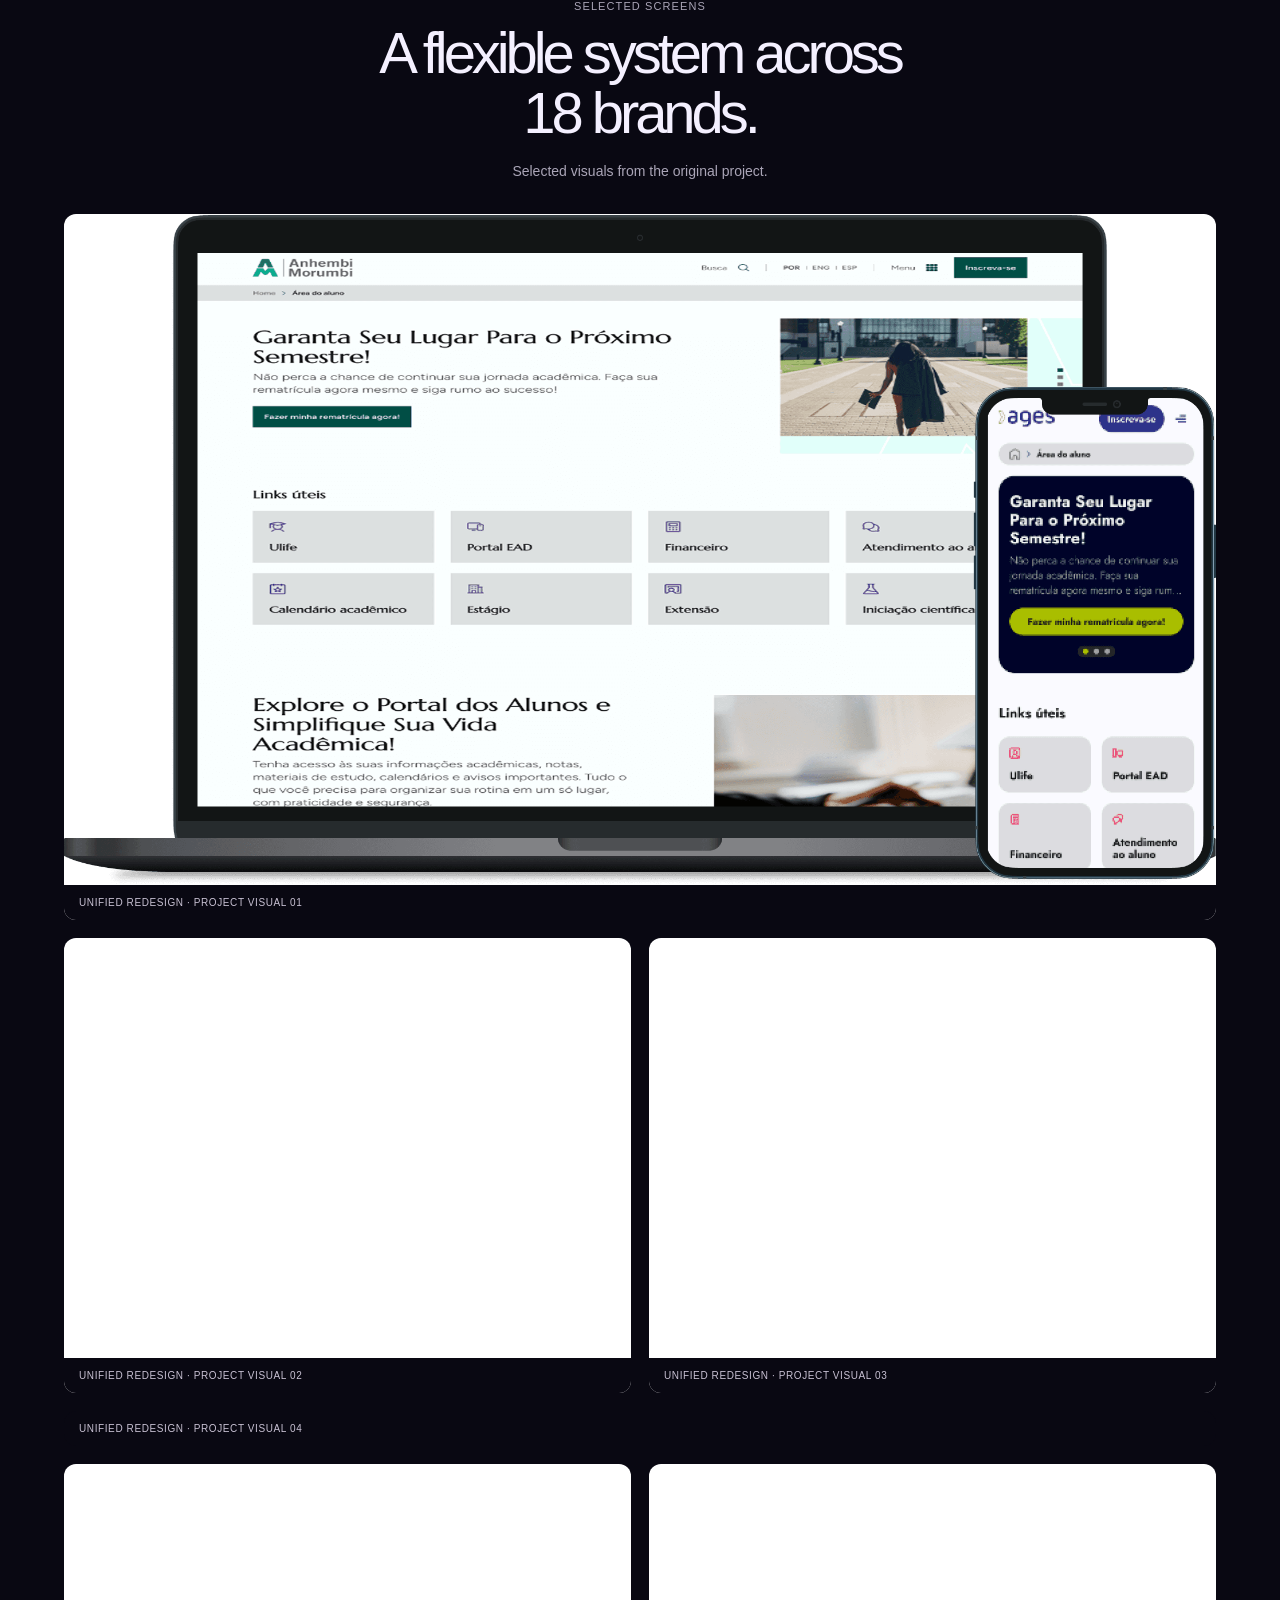
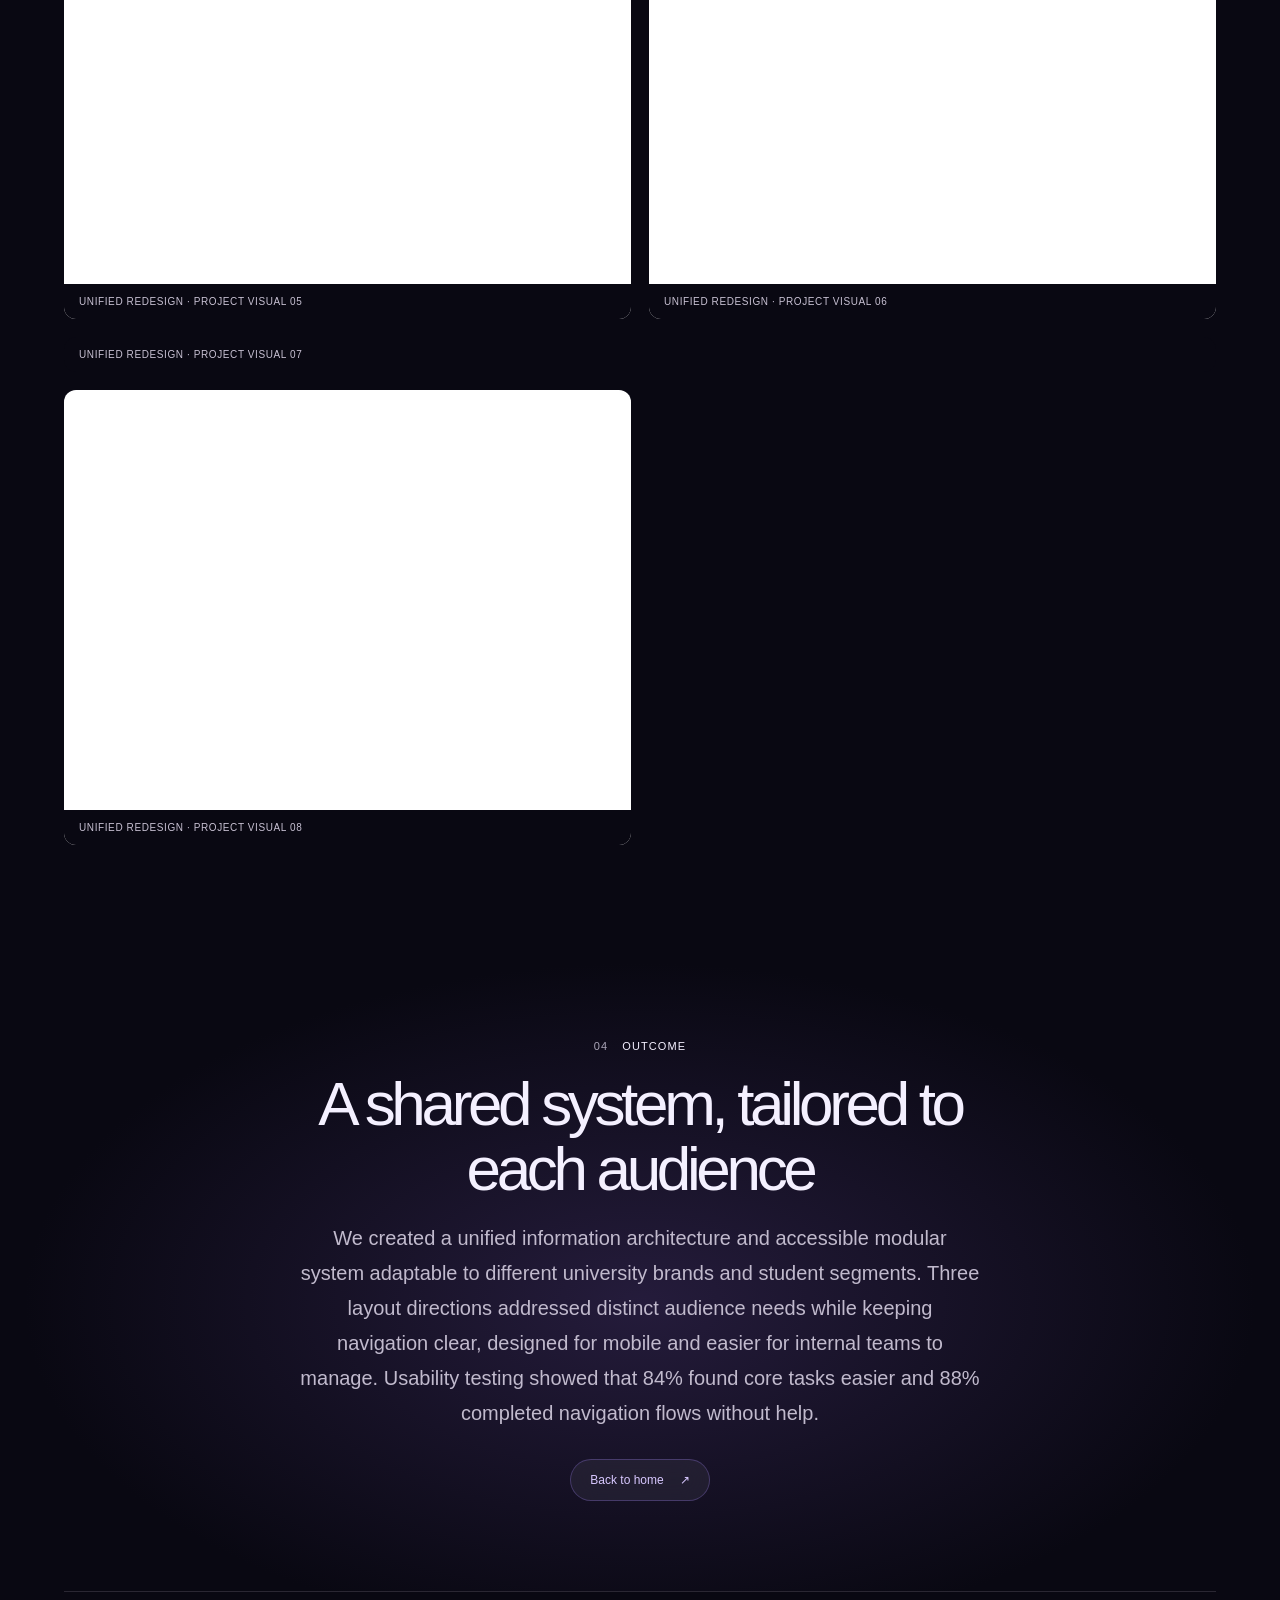
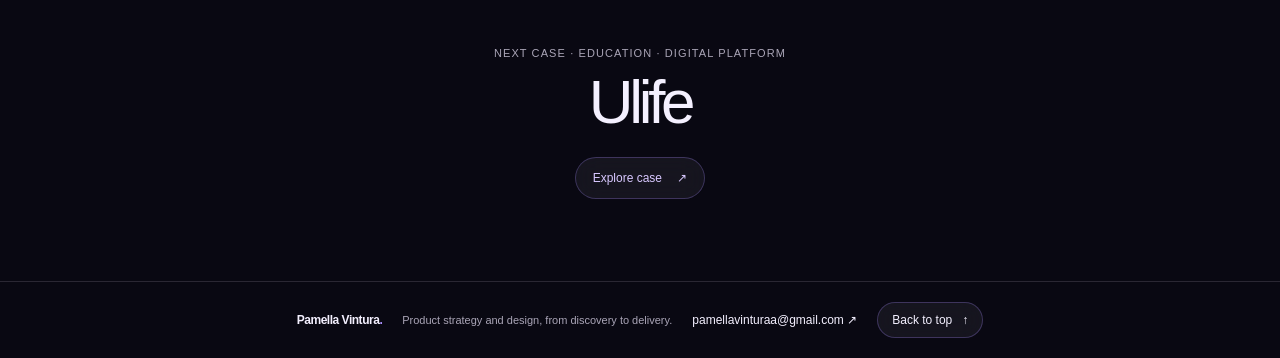
<file: site/cases/unified-redesign/index.html>
<!doctype html>
<html lang="en"><head><link rel="icon" type="image/png" sizes="96x96" href="../../assets/img/favicon-astronaut.png?v=1"><link rel="shortcut icon" href="../../assets/img/favicon.ico?v=1"><meta charset="utf-8"><meta name="viewport" content="width=device-width,initial-scale=1"><meta name="theme-color" content="#090812"><meta name="referrer" content="strict-origin-when-cross-origin"><meta http-equiv="Content-Security-Policy" content="default-src 'self'; base-uri 'self'; object-src 'none'; form-action 'self'; img-src 'self'; font-src 'self' https://fonts.gstatic.com; style-src 'self' https://fonts.googleapis.com; script-src 'self'; upgrade-insecure-requests"><title>Unified Redesign | Pamella Vintura</title><meta name="description" content="A flexible design system and clearer student journeys across 18 university websites."><link rel="preconnect" href="https://fonts.googleapis.com"><link rel="preconnect" href="https://fonts.gstatic.com" crossorigin><link href="https://fonts.googleapis.com/css2?family=Geist:wght@400;450;500;550;600;650;700&display=swap" rel="stylesheet"><link rel="stylesheet" href="../../cases.css"></head>
<body id="top"><header class="case-nav"><a class="case-wordmark" href="../../index.html">Pamella Vintura<span>.</span></a><nav><a href="../../index.html#work">Selected work</a><a href="mailto:pamellavinturaa@gmail.com">Get in touch ↗</a></nav></header><main>
<section class="case-hero"><a class="back-link" href="../../index.html#work">← Back to selected work</a><p class="case-eyebrow">Education · Design system <span>·</span> Grupo Ânima · 18 universities</p><h1>Unified Redesign</h1><p class="case-subtitle">A flexible design foundation for 18 university websites, shaped around student needs.</p><div class="case-meta"><div><span>Period</span><strong>May 2023 to Mar 2025</strong></div><div><span>Role</span><strong>Lead Product Designer</strong></div><div><span>Focus</span><strong>Design system</strong></div></div>
<figure class="case-cover"><img src="../../assets/cases/new-websites/01.png" alt="Original Framer portfolio image for Unified Redesign" fetchpriority="high"></figure></section>
<section class="case-story"><div class="story-label">01 <span>Overview</span></div><div class="story-copy"><h2>One group, 18 distinct identities</h2><p>Grupo Ânima serves more than 300,000 students across 18 universities. Each institution had its own identity, but all relied on a rigid shared template that made information harder to find and the sites harder for internal teams to maintain.</p></div></section>
<section class="case-story case-story--soft"><div class="story-label">02 <span>The challenge</span></div><div class="story-copy"><h2>Balance consistency and flexibility</h2><p>Students struggled to find schedules, billing and support. Mobile performance was weak, and accessibility feedback identified barriers in contrast, readability and screen reader use. The existing PageSpeed score was 9%.</p></div></section>
<section class="case-stats"><p class="case-eyebrow">Outcomes & scale</p><div class="case-stat-grid"><div class="case-stat"><strong data-count data-count-end="84.0" data-count-prefix="" data-count-suffix="%" data-count-decimals="0">84%</strong><span>found core tasks easier</span></div><div class="case-stat"><strong data-count data-count-end="88.0" data-count-prefix="" data-count-suffix="%" data-count-decimals="0">88%</strong><span>completed navigation flows without help</span></div><div class="case-stat"><strong data-count data-count-end="18.0" data-count-prefix="" data-count-suffix="" data-count-decimals="0">18</strong><span>university websites on a shared, adaptable foundation</span></div></div></section>
<section class="case-story"><div class="story-label">03 <span>Approach</span></div><div class="story-copy"><h2>Designing a system for 18 institutions</h2><p>I defined the strategy for multiple brands and led four designers across UX, UI and data. We combined Clarity and Google Analytics with student research, competitive benchmarking, accessibility feedback and 15+ usability sessions to identify shared needs and distinct requirements for each institution.</p></div></section>
<section class="case-gallery"><div class="gallery-heading"><p class="case-eyebrow">Selected screens</p><h2>A flexible system across 18 brands.</h2><p>Selected visuals from the original project.</p></div><div class="gallery-grid"><figure class="case-image case-image--1"><img src="../../assets/cases/new-websites/01.png" alt="Original Unified Redesign project visual 1" loading="lazy"><figcaption>Unified Redesign · project visual 01</figcaption></figure>
<figure class="case-image case-image--2"><img src="../../assets/cases/new-websites/02.png" alt="Original Unified Redesign project visual 2" loading="lazy"><figcaption>Unified Redesign · project visual 02</figcaption></figure>
<figure class="case-image case-image--3"><img src="../../assets/cases/new-websites/03.png" alt="Original Unified Redesign project visual 3" loading="lazy"><figcaption>Unified Redesign · project visual 03</figcaption></figure>
<figure class="case-image case-image--1"><img src="../../assets/cases/new-websites/04.png" alt="Original Unified Redesign project visual 4" loading="lazy"><figcaption>Unified Redesign · project visual 04</figcaption></figure>
<figure class="case-image case-image--2"><img src="../../assets/cases/new-websites/05.png" alt="Original Unified Redesign project visual 5" loading="lazy"><figcaption>Unified Redesign · project visual 05</figcaption></figure>
<figure class="case-image case-image--3"><img src="../../assets/cases/new-websites/06.png" alt="Original Unified Redesign project visual 6" loading="lazy"><figcaption>Unified Redesign · project visual 06</figcaption></figure>
<figure class="case-image case-image--1"><img src="../../assets/cases/new-websites/07.png" alt="Original Unified Redesign project visual 7" loading="lazy"><figcaption>Unified Redesign · project visual 07</figcaption></figure>
<figure class="case-image case-image--2"><img src="../../assets/cases/new-websites/08.png" alt="Original Unified Redesign project visual 8" loading="lazy"><figcaption>Unified Redesign · project visual 08</figcaption></figure></div></section>
<section class="case-story case-story--soft case-outro"><div class="story-label">04 <span>Outcome</span></div><div class="story-copy"><h2>A shared system, tailored to each audience</h2><p>We created a unified information architecture and accessible modular system adaptable to different university brands and student segments. Three layout directions addressed distinct audience needs while keeping navigation clear, designed for mobile and easier for internal teams to manage. Usability testing showed that 84% found core tasks easier and 88% completed navigation flows without help.</p><a class="case-home-button" href="../../index.html">Back to home <span aria-hidden="true">↗</span></a></div></section>
<section class="case-next"><div><p class="case-eyebrow">Next case · Education · Digital platform</p><h2>Ulife</h2></div><a class="next-link" href="../ulife/index.html">Explore case <span>↗</span></a></section>
</main><footer class="case-footer"><a class="case-wordmark" href="../../index.html">Pamella Vintura<span>.</span></a><span>Product strategy and design, from discovery to delivery.</span><a href="mailto:pamellavinturaa@gmail.com">pamellavinturaa@gmail.com ↗</a><a class="back-top" href="#top">Back to top <span aria-hidden="true">↑</span></a></footer><script src="../../case.js" defer></script></body></html>
</file>
<file: site/estilo.css>
:root {
  --paper: #f5f5f7;
  --paper-strong: #fff;
  --ink: #1d1d1f;
  --muted: #6e6e73;
  --line: rgb(29 29 31 / 12%);
  --blue: #7654e8;
  --blue-dark: #5938c7;
  --purple: #7654e8;
  --purple-dark: #5938c7;
  --font: "Geist", -apple-system, BlinkMacSystemFont, "Segoe UI", sans-serif;
  --gutter: clamp(22px, 6.3vw, 104px);
  --max: 1440px;
  --ease: cubic-bezier(.2,.72,.18,1);
  color-scheme: light;
}
* { box-sizing: border-box; }
html { scroll-behavior: smooth; scroll-padding-top: 90px; }
body { margin: 0; background: var(--paper); color: var(--ink); font: 400 16px/1.55 var(--font); letter-spacing: -.015em; -webkit-font-smoothing: antialiased; overflow-x: clip; }
a { color: inherit; }
img { display: block; max-width: 100%; }
button, input, textarea { font: inherit; }
::selection { color: #fff; background: var(--blue); }
.topbar { position: fixed; inset: 0 0 auto; z-index: 30; height: 72px; padding: 0 var(--gutter); display: flex; align-items: center; justify-content: space-between; transition: background .3s, border-color .3s; border-bottom: 1px solid transparent; }
.topbar.scrolled { background: rgb(245 245 247 / .82); backdrop-filter: blur(18px); -webkit-backdrop-filter: blur(18px); border-color: var(--line); }
.wordmark { text-decoration: none; font-size: 16px; font-weight: 650; letter-spacing: -.045em; }
.wordmark-dot, .blue-period { color: var(--blue); }
.topbar nav { display: flex; align-items: center; gap: clamp(20px, 3vw, 48px); font-size: 13px; }
.topbar nav a { text-decoration: none; color: #454549; transition: color .2s; }
.topbar nav a:hover, .email-link:hover, .text-link:hover { color: var(--blue); }
.nav-contact { display: inline-flex; gap: 12px; align-items: center; padding: 9px 15px; border: 1px solid rgb(255 255 255 / 65%); border-radius: 99px; background: rgb(255 255 255 / 42%); box-shadow: 0 6px 24px rgb(54 43 104 / 8%); backdrop-filter: blur(16px); -webkit-backdrop-filter: blur(16px); transition: color .25s, background .25s, border-color .25s, box-shadow .25s, transform .3s var(--ease); }
.nav-contact:hover { color: #fff !important; background: var(--purple); border-color: var(--purple); box-shadow: 0 8px 26px rgb(118 84 232 / 28%); transform: translateY(-2px); }
.cinema { height: var(--scroll-length, 400vh); position: relative; background: #e9e9ed; }
.cinema-stage { height: 100svh; position: sticky; top: 0; overflow: hidden; isolation: isolate; background: radial-gradient(ellipse at 62% 40%, #fff 0, #f1f1f3 42%, #e2e3e8 100%); }
.cinema-canvas { position: absolute; inset: 0; width: 100%; height: 100%; z-index: 0; }
.cinema.has-frames .cinema-canvas { opacity: 1; }
.hero-fallback { position: absolute; inset: 0; overflow: hidden; perspective: 1100px; z-index: 0; transition: opacity .7s; }
.cinema.has-frames .hero-fallback { opacity: 0; }
.window { position: absolute; width: min(52vw, 750px); height: min(39vw, 500px); min-height: 250px; background: rgb(255 255 255 / .87); border: 1px solid rgb(255 255 255 / .9); border-radius: 22px; box-shadow: 0 36px 90px rgb(45 54 74 / .16); overflow: hidden; transform: rotateY(-13deg) rotateX(4deg); }
.window--back { top: 14%; left: 37%; opacity: .62; transform: translateX(7%) rotateY(-17deg) rotateX(5deg) scale(.85); }
.window--front { top: 26%; left: 25%; }
.window-bar { height: 44px; display: flex; align-items: center; gap: 7px; padding: 0 17px; border-bottom: 1px solid #e7e7eb; color: #85858b; font-size: 10px; }
.window-bar i { width: 8px; height: 8px; border-radius: 50%; background: #d0d0d5; }
.window-bar i:first-child { background: #ff6058; }.window-bar i:nth-child(2) { background: #ffbd2e; }.window-bar i:nth-child(3) { background: #28c840; }
.window-bar span { margin-left: 15px; }
.window-body { position: relative; padding: 9% 11%; display: grid; gap: 16px; }
.window-body b { display: block; width: 43%; height: 42px; border-radius: 7px; background: linear-gradient(90deg, #e6ddff, #f0ebff); }
.window-body span { display: block; width: 75%; height: 9px; border-radius: 5px; background: #e5e5e9; }
.window-body span:nth-of-type(2) { width: 54%; }
.window-body em { display: block; position: absolute; right: 12%; top: 30%; width: 22%; height: 105px; border-radius: 14px; background: linear-gradient(145deg, #e6ddff, #cbbcff); }
.window-body span:nth-of-type(3) { margin-top: 38px; width: 64%; }
.hero-orbit { position: absolute; right: 7%; top: 17%; width: min(33vw, 480px); aspect-ratio: 1; border-radius: 50%; border: 1px solid rgb(118 84 232 / .16); box-shadow: inset 0 0 0 26px rgb(255 255 255 / .12), inset 0 0 0 27px rgb(118 84 232 / .09); transform: rotate(-20deg); }
.hero-orbit::before, .hero-orbit::after { content: ""; position: absolute; inset: 15%; border: 1px solid rgb(118 84 232 / .14); border-radius: 50%; transform: rotate(47deg) scaleX(.48); }
.hero-orbit::after { transform: rotate(-47deg) scaleX(.48); }
.hero-real-screens { position: absolute; inset: 0; z-index: 2; pointer-events: none; overflow: hidden; }
.screen-insert { position: absolute; overflow: hidden; background: #fff; box-shadow: inset 0 0 0 1px rgb(255 255 255 / 35%); clip-path: polygon(0 0,100% 0,100% 100%,0 100%); }
.screen-insert--desktop { border-radius: 5px; }
.screen-insert--tablet { border-radius: 8px; }
.screen-insert img { width: 100%; height: 100%; object-fit: cover; object-position: top center; }
.screen-insert--tablet img { object-position: 53% 44%; }
.hero-shade { position: absolute; inset: 0; z-index: 1; pointer-events: none; background: linear-gradient(90deg, rgb(245 245 247 / .74) 0%, rgb(245 245 247 / .46) 30%, rgb(245 245 247 / .08) 68%, transparent 100%), linear-gradient(0deg, var(--paper) 0%, transparent 20%); }
.hero-copy { position: absolute; z-index: 3; left: var(--gutter); bottom: 16vh; width: min(620px, calc(100% - 2 * var(--gutter))); opacity: 0; transform: translateY(26px); filter: blur(5px); transition: opacity .7s var(--ease), transform .9s var(--ease), filter .8s; pointer-events: none; }
.hero-copy.active { opacity: 1; transform: none; filter: none; pointer-events: auto; }
.hero-copy--right { left: auto; right: var(--gutter); bottom: 20vh; }
.hero-copy--center { left: 50%; right: auto; bottom: 18vh; width: min(700px, calc(100% - 2 * var(--gutter))); text-align: center; transform: translate(-50%, 26px); }
.hero-copy--center.active { transform: translate(-50%, 0); }
.glass-card { max-width: 650px; padding: clamp(22px, 3vw, 42px); background: linear-gradient(135deg, rgb(255 255 255 / .54), rgb(255 255 255 / .25)); border: 1px solid rgb(255 255 255 / .68); border-radius: 28px; backdrop-filter: blur(24px) saturate(145%); -webkit-backdrop-filter: blur(24px) saturate(145%); box-shadow: 0 22px 70px rgb(34 30 55 / .10), inset 0 1px 0 rgb(255 255 255 / .6); }
.hero-copy--center .glass-card { margin: 0 auto; }
.eyebrow { margin: 0 0 17px; color: var(--muted); font-size: 12px; font-weight: 550; letter-spacing: .06em; text-transform: uppercase; }
.eyebrow span { color: var(--blue); }
h1, h2, h3, p { margin-top: 0; }
h1, .hero-copy h2 { margin-bottom: 18px; font-size: clamp(42px, 6.1vw, 86px); line-height: .99; font-weight: 600; letter-spacing: -.075em; text-wrap: balance; }
.hero-copy h2 { font-size: clamp(40px, 5.2vw, 72px); }
.hero-copy--center h2 { font-size: clamp(36px, 4.4vw, 64px); }
.hero-lede { max-width: 580px; margin: 0; color: #4d4d52; font-size: clamp(16px, 1.5vw, 21px); line-height: 1.45; letter-spacing: -.025em; }
.button { display: inline-flex; justify-content: center; align-items: center; gap: 18px; padding: 14px 20px; border: 1px solid rgb(255 255 255 / 35%); border-radius: 999px; background: linear-gradient(135deg, #9278f4, var(--purple)); color: #fff; font-weight: 550; font-size: 14px; text-decoration: none; cursor: pointer; box-shadow: 0 9px 24px rgb(118 84 232 / 24%), inset 0 1px 0 rgb(255 255 255 / 32%); transition: background .25s, transform .3s var(--ease), box-shadow .3s var(--ease); }
.button:hover { background: linear-gradient(135deg, #8162ed, var(--purple-dark)); transform: translateY(-3px) scale(1.025); box-shadow: 0 14px 34px rgb(89 56 199 / 34%), inset 0 1px 0 rgb(255 255 255 / 32%); }
.button:focus-visible, .nav-contact:focus-visible, .linkedin-link:focus-visible { outline: 3px solid rgb(118 84 232 / 35%); outline-offset: 3px; }
.button:disabled { opacity: .65; cursor: wait; }
.hero-copy .button { margin-top: 27px; }
.scroll-cue { position: absolute; z-index: 2; bottom: 28px; left: 50%; transform: translateX(-50%); display: flex; align-items: center; gap: 10px; color: #707078; font-size: 11px; letter-spacing: .09em; text-transform: uppercase; transition: opacity .3s; }
.scroll-cue span { display: block; width: 30px; height: 1px; background: currentColor; animation: cue 1.8s ease-in-out infinite; transform-origin: left; }
@keyframes cue { 0%,100% { transform: scaleX(.3); opacity: .4; } 50% { transform: scaleX(1); opacity: 1; } }
.cinema.has-moved .scroll-cue { opacity: 0; }
.section { position: relative; isolation: isolate; max-width: var(--max); margin: 0 auto; padding: clamp(100px, 13vw, 190px) var(--gutter); }
.section-art { position: absolute; z-index: 0; width: min(55vw, 760px); height: 100%; object-fit: cover; opacity: 0; pointer-events: none; mix-blend-mode: multiply; filter: hue-rotate(38deg) saturate(.92); transition: opacity .6s; -webkit-mask-image: linear-gradient(to left, #000 35%, transparent 100%), linear-gradient(to bottom, transparent, #000 18%, #000 78%, transparent); mask-image: linear-gradient(to left, #000 35%, transparent 100%), linear-gradient(to bottom, transparent, #000 18%, #000 78%, transparent); }
.section-art.art-ready { opacity: .32; }
.section-art--approach { top: 0; left: 0; transform: scaleX(-1); }
.section-art--contact { top: 0; right: 0; opacity: 0; }
.section-art--contact.art-ready { opacity: .24; }
.section > *:not(.section-art) { position: relative; z-index: 1; }
.section-label { display: flex; align-items: center; gap: 15px; margin-bottom: clamp(40px, 6vw, 86px); color: var(--muted); font-size: 12px; letter-spacing: .05em; text-transform: uppercase; }
.section-label span:first-child { color: var(--blue); font-variant-numeric: tabular-nums; }
.section-label span + span::before { content: ""; display: inline-block; width: 28px; height: 1px; margin: 0 15px 4px 0; background: var(--line); }
.intro { padding-bottom: 100px; }
.intro-grid { display: grid; grid-template-columns: 1.15fr .85fr; gap: 9vw; align-items: center; }
.intro-copy h2, .work-heading h2, .approach-head h2, .contact-copy h2 { margin-bottom: 25px; font-size: clamp(42px, 6vw, 82px); line-height: 1.02; letter-spacing: -.075em; font-weight: 600; text-wrap: balance; }
.intro-copy p { max-width: 650px; color: var(--muted); }
.intro-copy .intro-lede { color: var(--ink); font-size: clamp(20px, 2vw, 26px); line-height: 1.35; letter-spacing: -.045em; }
.intro-aside { display: grid; justify-items: center; gap: 25px; }
.profile-stack { display: grid; justify-items: center; gap: 19px; }
.profile-photo-wrap { position: relative; width: min(25vw, 300px); min-width: 190px; aspect-ratio: .88; isolation: isolate; }
.profile-photo-wrap::before { content: ""; position: absolute; z-index: -1; inset: 13% -11% -5% 16%; border-radius: 48% 52% 46% 54%; background: radial-gradient(circle at 40% 40%, rgb(180 155 255 / 55%), rgb(118 84 232 / 17%) 57%, transparent 72%); filter: blur(8px); }
.profile-photo { width: 100%; height: 100%; object-fit: cover; object-position: center 38%; border: 1px solid rgb(255 255 255 / 86%); border-radius: 47% 53% 45% 55% / 36% 39% 61% 64%; box-shadow: 0 24px 75px rgb(45 36 85 / 18%); }
.profile-caption { position: absolute; left: -11%; bottom: 9%; padding: 11px 15px; border: 1px solid rgb(255 255 255 / 70%); border-radius: 99px; background: rgb(255 255 255 / 58%); color: #514b64; font-size: 10px; letter-spacing: .04em; backdrop-filter: blur(16px); }
.linkedin-link, .footer-linkedin { display: inline-flex; align-items: center; gap: 12px; color: var(--purple-dark); font-size: 12px; font-weight: 550; text-decoration: none; transition: color .2s, transform .25s var(--ease); }
.linkedin-link { padding: 10px 15px; border: 1px solid rgb(118 84 232 / 20%); border-radius: 99px; background: rgb(255 255 255 / 45%); backdrop-filter: blur(14px); }
.linkedin-link:hover, .footer-linkedin:hover { color: var(--purple); transform: translateY(-2px); }
.orbit-mark { position: relative; width: min(24vw, 275px); min-width: 180px; aspect-ratio: 1; display: grid; place-items: center; border-radius: 50%; background: radial-gradient(circle at 35% 30%, #fff 0 16%, #e6ddff 17% 25%, #f2efff 26% 47%, #e1d8ff 48% 49%, #f5f5f7 50%); color: var(--blue); }
.orbit-mark::before, .orbit-mark::after { content: ""; position: absolute; inset: -7%; border: 1px solid rgb(118 84 232 / .18); border-radius: 50%; transform: rotate(35deg) scaleY(.46); }
.orbit-mark::after { transform: rotate(-35deg) scaleY(.46); }
.orbit-mark span { font-size: clamp(36px, 4vw, 58px); font-weight: 600; letter-spacing: -.09em; }
.orbit-mark i, .orbit-mark b { position: absolute; width: 9px; height: 9px; border-radius: 50%; background: var(--blue); top: 10%; right: 23%; }
.orbit-mark b { background: #9ac8f5; top: auto; right: auto; bottom: 10%; left: 22%; }
.intro-facts { width: min(100%, 420px); display: grid; grid-template-columns: repeat(3, 1fr); border-top: 1px solid var(--line); }
.intro-facts div { padding: 18px 8px 0 0; display: grid; gap: 4px; }
.intro-facts strong { font-size: 26px; font-weight: 600; letter-spacing: -.06em; }
.intro-facts span { color: var(--muted); font-size: 11px; line-height: 1.3; }
.capabilities { display: flex; flex-wrap: wrap; gap: 10px; margin-top: 70px; }
.capabilities span, .project-tags span { padding: 9px 13px; border: 1px solid var(--line); border-radius: 99px; color: #4d4d52; font-size: 12px; }
.experience-note { margin: 27px 0 0; color: var(--muted); font-size: 13px; }
.work { max-width: none; background: #ececf0; }
.work > * { max-width: var(--max); margin-left: auto; margin-right: auto; }
.work .section-label { margin-bottom: 35px; }
.work-heading { display: flex; justify-content: space-between; align-items: end; gap: 40px; margin-bottom: 70px; }
.work-heading h2 { margin: 0; }
.work-heading p { max-width: 360px; margin: 0 0 9px; color: var(--muted); }
.project { min-width: 0; }
.project--feature { display: grid; grid-template-columns: 1.15fr .85fr; gap: clamp(28px, 5vw, 76px); align-items: center; padding-bottom: 80px; border-bottom: 1px solid var(--line); }
.project-visual { position: relative; display: block; height: clamp(280px, 38vw, 540px); overflow: hidden; border: 1px solid rgb(255 255 255 / 75%); border-radius: 26px; background: linear-gradient(145deg, rgb(255 255 255 / 78%), rgb(234 231 245 / 65%)); box-shadow: 0 18px 52px rgb(52 43 91 / 7%); color: var(--ink); }
.project--feature .project-visual { height: clamp(340px, 48vw, 650px); }
.project-visual img { width: 100%; height: 100%; object-fit: contain; object-position: center; transition: transform .8s var(--ease); }
.project-visual--tall img { object-position: top center; }
.project-visual--student img { object-position: 50% 35%; }
.project-visual:hover img { transform: scale(1.01); }
.image-arrow { position: absolute; right: 18px; top: 18px; display: grid; place-items: center; width: 38px; height: 38px; border-radius: 50%; background: #fff; color: var(--ink); font-size: 18px; opacity: 0; transform: translateY(5px); transition: opacity .25s, transform .25s; }
.project-visual:hover .image-arrow { opacity: 1; transform: none; }
.project-info { padding: 23px 0 0; }
.project--feature .project-info { padding: 0; }
.project-kicker { display: flex; flex-wrap: wrap; gap: 10px 18px; margin-bottom: 17px; color: var(--muted); font-size: 11px; letter-spacing: .045em; text-transform: uppercase; }
.project-kicker span:first-child { color: var(--blue); }
.project-info h3 { margin-bottom: 13px; font-size: clamp(27px, 3vw, 40px); line-height: 1.05; letter-spacing: -.065em; font-weight: 600; }
.project-info p { max-width: 620px; color: var(--muted); font-size: 15px; }
.project-tags { display: flex; flex-wrap: wrap; gap: 8px; margin: 22px 0; }
.project-tags span { padding: 7px 10px; font-size: 11px; }
.text-link { display: inline-flex; align-items: center; gap: 10px; margin-top: 5px; color: var(--ink); text-decoration: none; font-size: 13px; font-weight: 550; transition: color .2s; }
.text-link span { color: var(--blue); }
.project-grid { display: grid; grid-template-columns: 1fr 1fr; gap: 80px clamp(25px, 5vw, 76px); padding-top: 80px; }
.project-result { display: grid; grid-template-columns: auto minmax(90px, 1fr) auto minmax(90px, 1fr); gap: 7px 10px; align-items: baseline; padding: 16px 0 19px; border-top: 1px solid var(--line); border-bottom: 1px solid var(--line); color: var(--muted); font-size: 11px; }
.project-result strong { color: var(--ink); font-size: 20px; letter-spacing: -.05em; }
.project-result strong:first-child { color: var(--blue); }
.approach { padding-bottom: clamp(120px, 17vw, 240px); }
.approach-head { display: flex; justify-content: space-between; align-items: end; gap: 45px; margin-bottom: 65px; }
.approach-head h2 { margin-bottom: 0; }
.approach-head p { max-width: 330px; margin-bottom: 5px; color: var(--muted); }
.approach-steps { display: grid; grid-template-columns: repeat(4, 1fr); border-top: 1px solid var(--line); }
.approach-step { min-height: 225px; padding: 20px 24px 0 0; border-right: 1px solid var(--line); }
.approach-step + .approach-step { padding-left: 22px; }
.approach-step:last-child { border: 0; }
.approach-step > span { display: block; margin-bottom: 45px; color: var(--blue); font-size: 12px; }
.approach-step h3 { margin-bottom: 9px; font-size: 19px; letter-spacing: -.04em; font-weight: 600; }
.approach-step p { max-width: 245px; color: var(--muted); font-size: 13px; }
.contact { max-width: none; overflow: hidden; background: #f0edfa; }
.contact > *:not(.contact-orb):not(.section-art) { position: relative; z-index: 1; max-width: var(--max); margin-left: auto; margin-right: auto; }
.contact .section-label { margin-bottom: 45px; }
.contact-orb { position: absolute; top: 12%; right: -10%; width: min(56vw, 760px); aspect-ratio: 1; border-radius: 50%; background: radial-gradient(circle at 40% 38%, rgb(255 255 255 / .85), rgb(118 84 232 / .08) 55%, transparent 70%); pointer-events: none; }
.contact-grid { display: grid; grid-template-columns: 1fr .8fr; gap: clamp(40px, 8vw, 120px); align-items: start; }
.contact-copy h2 { margin-bottom: 24px; }
.contact-copy > p:not(.eyebrow) { max-width: 440px; color: var(--muted); }
.contact-copy .eyebrow { margin-bottom: 15px; }
.email-link { display: inline-flex; gap: 10px; margin-top: 25px; color: var(--ink); text-decoration: none; font-size: 15px; font-weight: 550; transition: color .2s; }
.email-link span { color: var(--blue); }
.footer { display: flex; align-items: center; justify-content: space-between; gap: 20px; padding: 28px var(--gutter) 38px; color: var(--muted); font-size: 11px; }
.footer .wordmark { color: var(--ink); font-size: 14px; }
.footer p { margin: 0; font-size: 11px; }
.reveal { opacity: 1; transform: none; transition: opacity .75s var(--ease), transform .9s var(--ease); }
.js .reveal { opacity: 0; transform: translateY(22px); }
.js .reveal.is-visible { opacity: 1; transform: none; }
@media (max-width: 900px) {
  .intro-grid { grid-template-columns: 1fr; gap: 45px; }
  .section-art { width: 88vw; height: 70%; }
  .section-art--contact { right: 0; }
  .section-art--approach { left: 0; }
  .intro-aside { grid-template-columns: minmax(160px,.7fr) 1fr; }
  .orbit-mark { width: min(33vw, 230px); }
  .project--feature { grid-template-columns: 1fr; }
  .project--feature .project-info { padding-top: 0; }
  .project-grid { gap: 58px 24px; }
  .approach-steps { grid-template-columns: 1fr 1fr; }
  .approach-step:nth-child(2) { border-right: 0; }
  .approach-step:nth-child(3) { padding-left: 0; }
  .contact-grid { grid-template-columns: 1fr; }
}
@media (max-width: 640px) {
  :root { --gutter: 22px; }
  .topbar { height: 64px; }
  .topbar nav { gap: 16px; font-size: 12px; }
  .topbar nav a:first-child { display: none; }
  .wordmark { font-size: 14px; }
  .nav-contact { padding: 8px 11px; }
  .window { width: 92vw; height: 60vw; min-height: 220px; border-radius: 14px; }
  .window--back { top: 13%; left: 12%; transform: translateX(5%) rotateY(-15deg) rotateX(5deg) scale(.8); }
  .window--front { top: 25%; left: 7%; transform: rotateY(-10deg) rotateX(3deg); }
  .hero-orbit { top: 14%; right: -14%; width: 58vw; }
  .hero-shade { background: linear-gradient(0deg, var(--paper) 0%, rgb(245 245 247 / .25) 75%); }
  .hero-shade { background: linear-gradient(0deg, rgb(245 245 247 / .97) 0%, rgb(245 245 247 / .78) 42%, rgb(245 245 247 / .15) 100%); }
  .hero-copy, .hero-copy--right { left: var(--gutter); right: var(--gutter); bottom: 11vh; width: auto; }
  .hero-copy--center { left: 50%; right: auto; width: calc(100% - 2 * var(--gutter)); bottom: 12vh; }
  .glass-card { padding: 22px; border-radius: 16px; }
  h1, .hero-copy h2 { font-size: clamp(43px, 12vw, 60px); }
  .hero-copy--center h2 { font-size: 39px; }
  .hero-lede { font-size: 16px; }
  .scroll-cue { bottom: 23px; font-size: 9px; }
  .section { padding-top: 92px; padding-bottom: 92px; }
  .section-label { margin-bottom: 40px; }
  .intro-grid { gap: 40px; }
  .intro-copy h2, .work-heading h2, .approach-head h2, .contact-copy h2 { font-size: 48px; }
  .intro-aside { grid-template-columns: 1fr; justify-items: center; }
  .profile-photo-wrap { width: min(66vw, 285px); }
  .orbit-mark { width: 155px; min-width: 0; justify-self: center; }
  .intro-facts { width: 100%; }
  .capabilities { margin-top: 42px; }
  .work-heading, .approach-head { display: block; margin-bottom: 45px; }
  .work-heading p, .approach-head p { margin-top: 18px; }
  .project--feature { padding-bottom: 58px; }
  .project--feature .project-visual, .project-visual { height: 62vw; min-height: 225px; }
  .project-grid { grid-template-columns: 1fr; gap: 52px; padding-top: 58px; }
  .project-kicker { gap: 7px 11px; font-size: 9px; }
  .project-info h3 { font-size: 30px; }
  .approach-steps { grid-template-columns: 1fr 1fr; }
  .approach-step { min-height: 190px; padding: 17px 12px 0 0; }
  .approach-step + .approach-step { padding-left: 12px; }
  .approach-step:nth-child(3) { padding-left: 0; }
  .approach-step > span { margin-bottom: 30px; }
  .footer { align-items: flex-start; flex-direction: column; gap: 9px; padding-top: 24px; }
}
@media (prefers-reduced-motion: reduce) {
  *, *::before, *::after { scroll-behavior: auto !important; animation: none !important; transition-duration: .01ms !important; }
  .cinema { height: 100svh !important; }
  .moment:not(:first-of-type) { display: none; }
  .hero-copy:first-of-type { opacity: 1; transform: none; filter: none; }
  .scroll-cue { display: none; }
  .reveal, .js .reveal { opacity: 1; transform: none; }
}

/* New editorial hero */
.hero-modern { min-height: min(900px, 100svh); position: relative; display: grid; align-items: center; overflow: hidden; padding: 120px var(--gutter) 72px; background: radial-gradient(ellipse at 76% 38%, #eee9ff 0%, #f5f3fa 30%, var(--paper) 70%); }
.hero-modern__inner { width: min(100%, var(--max)); margin: 0 auto; display: grid; grid-template-columns: .86fr 1.14fr; align-items: center; gap: clamp(42px, 7vw, 112px); }
.hero-modern__copy { position: relative; z-index: 2; padding: 10px 0; }
.hero-modern__eyebrow { display: flex; align-items: center; gap: 11px; margin: 0 0 28px; color: #66616f; font-size: 11px; letter-spacing: .09em; text-transform: uppercase; }
.hero-modern__eyebrow span { width: 7px; height: 7px; border-radius: 50%; background: var(--purple); box-shadow: 0 0 0 5px rgb(118 84 232 / .12); }
.hero-modern h1 { max-width: 650px; margin: 0 0 24px; font-size: clamp(58px, 8vw, 112px); line-height: .91; letter-spacing: -.09em; font-weight: 560; }
.hero-modern h1 em { color: var(--purple); font-style: normal; }
.hero-modern__lede { max-width: 470px; margin: 0; color: #64616b; font-size: clamp(17px, 1.65vw, 21px); line-height: 1.55; letter-spacing: -.025em; }
.hero-modern__actions { display: flex; align-items: center; flex-wrap: wrap; gap: 26px; margin-top: 34px; }
.hero-modern__text-link { color: var(--ink); text-decoration: none; font-size: 13px; transition: color .2s; }
.hero-modern__text-link span { margin-left: 8px; color: var(--purple); }
.hero-modern__text-link:hover { color: var(--purple-dark); }
.hero-modern__note { display: flex; gap: 9px; margin-top: 53px; color: #77737d; font-size: 11px; }
.hero-modern__note span { color: var(--ink); font-weight: 650; }
.hero-modern__visual { min-width: 0; position: relative; min-height: clamp(430px, 48vw, 650px); display: grid; place-items: center; }
.hero-modern__glow { position: absolute; width: 82%; aspect-ratio: 1; border-radius: 50%; background: radial-gradient(circle, rgb(160 137 244 / .28), rgb(187 174 234 / .12) 48%, transparent 72%); filter: blur(10px); }
.hero-modern__main-screen { position: relative; z-index: 1; width: min(100%, 760px); margin: 0; overflow: hidden; border: 1px solid rgb(255 255 255 / .9); border-radius: 22px; background: #fff; box-shadow: 0 38px 100px rgb(54 43 104 / .17), 0 8px 24px rgb(54 43 104 / .08); transform: perspective(1400px) rotateY(-5deg) rotateX(2deg); }
.hero-modern__main-screen img { display: block; width: 100%; aspect-ratio: 1.53; object-fit: cover; object-position: center; }
.hero-modern__main-screen figcaption { display: flex; align-items: center; justify-content: space-between; gap: 12px; padding: 14px 19px; background: rgb(255 255 255 / .86); color: #77737d; font-size: 10px; letter-spacing: .04em; }
.hero-modern__main-screen figcaption b { color: var(--ink); font-size: 11px; font-weight: 550; }
.hero-modern__floating-screen { position: absolute; z-index: 2; right: -3%; bottom: 7%; width: clamp(130px, 18vw, 220px); height: clamp(230px, 29vw, 350px); margin: 0; overflow: hidden; border: 5px solid rgb(255 255 255 / .9); border-radius: 21px; background: #fff; box-shadow: 0 24px 65px rgb(54 43 104 / .22); transform: rotate(5deg); }
.hero-modern__floating-screen img { width: 100%; height: 100%; object-fit: cover; object-position: top center; }
.hero-modern__index { position: absolute; left: 2%; bottom: 4%; z-index: 2; display: flex; gap: 18px; color: #77737d; font-size: 9px; letter-spacing: .1em; }
.hero-modern__scroll { position: absolute; bottom: 25px; left: 50%; display: flex; align-items: center; gap: 10px; color: #77737d; text-decoration: none; font-size: 10px; letter-spacing: .09em; text-transform: uppercase; transform: translateX(-50%); }
.hero-modern__scroll span { width: 28px; height: 1px; background: var(--purple); animation: cue 1.8s ease-in-out infinite; transform-origin: left; }
@media (max-width: 850px) { .hero-modern { min-height: auto; padding-top: 145px; padding-bottom: 85px; } .hero-modern__inner { grid-template-columns: 1fr; gap: 35px; } .hero-modern__copy { max-width: 650px; } .hero-modern__visual { min-height: min(72vw, 570px); margin: 0 -2vw; } .hero-modern__main-screen { width: 90%; margin-left: -5%; } .hero-modern__floating-screen { right: 0; bottom: 5%; } .hero-modern__index { left: 4%; bottom: 0; } }
@media (max-width: 560px) { .hero-modern { padding: 128px 6vw 74px; } .hero-modern h1 { font-size: clamp(56px, 16vw, 80px); } .hero-modern__eyebrow { font-size: 9px; } .hero-modern__note { margin-top: 35px; } .hero-modern__visual { min-height: 78vw; } .hero-modern__main-screen { width: 94%; margin-left: -2%; border-radius: 14px; } .hero-modern__main-screen figcaption { padding: 11px 13px; font-size: 8px; } .hero-modern__main-screen figcaption b { font-size: 9px; } .hero-modern__floating-screen { width: 28vw; height: 48vw; min-height: 180px; border-width: 4px; border-radius: 15px; right: -1%; } .hero-modern__index { font-size: 7px; gap: 10px; } .hero-modern__scroll { bottom: 23px; white-space: nowrap; } }

/* Cinematic scrollytelling hero: the film and project interfaces move together. */
.cinema { height: var(--scroll-length, 320vh); }
.cinema-stage { background: radial-gradient(ellipse at 63% 40%, #fff 0, #f2effa 48%, #e5e0ee 100%); }
.hero-shade { background: linear-gradient(90deg, rgb(245 245 247 / .82) 0%, rgb(245 245 247 / .56) 32%, rgb(245 245 247 / .12) 68%, transparent 100%), linear-gradient(0deg, var(--paper) 0%, transparent 22%); }
.glass-card { border-color: rgb(255 255 255 / .76); background: linear-gradient(135deg, rgb(255 255 255 / .68), rgb(255 255 255 / .34)); box-shadow: 0 22px 70px rgb(54 43 104 / .12), inset 0 1px 0 rgb(255 255 255 / .72); }
@media (max-width: 640px) { .cinema { height: 260vh; } .hero-shade { background: linear-gradient(0deg, rgb(245 245 247 / .96) 0%, rgb(245 245 247 / .8) 43%, rgb(245 245 247 / .18) 100%); } }

/* UX artifacts in the cinematic background */
.ux-flow { position:absolute; inset:30% 8% auto; display:flex; align-items:center; justify-content:space-between; gap:12px; color:#74679c; font-size:clamp(8px,.75vw,11px); }
.ux-flow span { padding:9px 12px; border:1px solid rgb(118 84 232 / .22); border-radius:99px; background:rgb(255 255 255 / .52); white-space:nowrap; }
.ux-flow i { width:clamp(8px,2vw,28px); height:1px; background:rgb(118 84 232 / .38); }
.ux-journey { position:absolute; inset:52% 12% auto; height:25%; display:flex; align-items:center; justify-content:space-between; }
.ux-journey b { width:12px; height:12px; border:2px solid #8b72d6; border-radius:50%; background:#fff; box-shadow:0 0 0 6px rgb(118 84 232 / .08); }
.ux-journey span { height:1px; flex:1; background:linear-gradient(90deg,rgb(118 84 232 / .4),rgb(118 84 232 / .12)); }
.ux-interface { position:relative; height:calc(100% - 44px); display:grid; grid-template-columns:22% 1fr; padding:8% 7%; gap:7%; background:linear-gradient(135deg,#fff,#f4f1fb); }
.ux-side { display:grid; align-content:start; gap:13px; padding:16px 12px; border:1px solid rgb(118 84 232 / .12); border-radius:10px; background:rgb(255 255 255 / .66); }
.ux-side b { width:60%; height:11px; margin-bottom:12px; border-radius:8px; background:#c9b9f4; }
.ux-side i,.ux-content i { height:6px; border-radius:6px; background:#e7e2f2; }
.ux-content { display:grid; align-content:start; gap:12px; padding-top:10px; }
.ux-content .ux-caption { color:#766b8f; font-size:10px; }
.ux-content>b { width:65%; height:24px; border-radius:6px; background:#d9d0ef; }
.ux-content>i { width:88%; }.ux-content>i:nth-of-type(2) { width:61%; }
.ux-tiles { display:grid; grid-template-columns:repeat(3,1fr); gap:9px; margin-top:10px; }
.ux-tiles span { height:clamp(45px,6vw,86px); border:1px solid rgb(118 84 232 / .13); border-radius:9px; background:linear-gradient(145deg,#fff,#eee9f8); }
.hero-fallback { opacity:.7; }
.cinema.has-frames .hero-fallback { opacity:.7; }
.glass-card { position:relative; isolation:isolate; padding:clamp(8px,1.5vw,20px) clamp(12px,2vw,26px); border:0; border-radius:28px; background:transparent; backdrop-filter:none; -webkit-backdrop-filter:none; box-shadow:none; }
.glass-card::before { content:""; position:absolute; z-index:-1; inset:-45px -65px; border-radius:50%; background:radial-gradient(ellipse at 42% 45%,rgb(250 249 253 / .88) 0%,rgb(250 249 253 / .58) 43%,rgb(250 249 253 / .16) 72%,transparent 100%); filter:blur(17px); pointer-events:none; }
.capabilities { gap:12px; margin-top:55px; }
.capabilities span { padding:11px 15px; border:1px solid rgb(118 84 232 / .2); background:linear-gradient(135deg,rgb(255 255 255 / .88),rgb(239 234 250 / .76)); box-shadow:0 5px 18px rgb(67 51 111 / .06); color:#393343; font-size:13px; font-weight:500; }
.experience-note { display:flex; align-items:flex-start; gap:14px; max-width:850px; margin:20px 0 0; padding:14px 17px; border-left:2px solid rgb(118 84 232 / .58); border-radius:0 12px 12px 0; background:linear-gradient(90deg,rgb(238 232 250 / .75),rgb(255 255 255 / .34) 82%,transparent); color:#4f4a57; font-size:13px; line-height:1.65; }
.experience-note strong { min-width:96px; color:#4f3c85; font-size:11px; letter-spacing:.07em; text-transform:uppercase; }
.experience-note span { color:#4e4a55; }
.work .project--feature { position:sticky; top:92px; z-index:1; padding:18px 20px 42px; border:0; border-radius:26px; background:#ececf0; }
.project-grid { grid-template-columns:1fr; gap:24px; padding-top:22px; }
.project-grid .project { position:sticky; top:calc(100px + var(--stack, 0) * 14px); z-index:2; display:grid; grid-template-columns:minmax(0,1.1fr) minmax(270px,.9fr); align-items:center; gap:clamp(28px,5vw,72px); min-height:390px; padding:22px; border:1px solid rgb(255 255 255 / .82); border-radius:26px; background:#f4f3f7; box-shadow:0 16px 44px rgb(48 40 75 / .1); }
.project-grid .project:nth-child(1) { --stack:0; }
.project-grid .project:nth-child(2) { --stack:1; }
.project-grid .project:nth-child(3) { --stack:2; }
.project-grid .project:nth-child(4) { --stack:3; }
.project-grid .project:nth-child(5) { --stack:4; }
.project-grid .project .project-visual { height:clamp(250px,32vw,430px); border-radius:19px; }
.project-grid .project .project-info { padding:8px 10px 8px 0; }
.project-grid .project .project-info p { max-width:530px; }
.project-grid .project .project-info h3 { font-size:clamp(32px,4vw,52px); }
.case-nav,.case-hero,.case-story,.case-stats,.case-gallery,.case-next,.case-footer { text-align:center; }
@media(max-width:700px) {
  .ux-flow { gap:5px; inset:32% 4% auto; font-size:7px; }
  .ux-flow span { padding:6px 7px; }
  .ux-flow i { width:6px; }
  .ux-interface { grid-template-columns:20% 1fr; padding:7% 5%; gap:5%; }
  .ux-side { gap:8px; padding:9px 7px; }
  .ux-tiles { gap:5px; }
  .experience-note { flex-direction:column; gap:4px; font-size:12px; }
  .experience-note strong { min-width:0; }
  .work .project--feature { position:relative; top:auto; padding:0 0 50px; border-bottom:1px solid var(--line); border-radius:0; }
  .project-grid { grid-template-columns:1fr; gap:20px; }
  .project-grid .project { position:relative; top:auto; display:block; min-height:0; padding:12px; border-radius:20px; }
  .project-grid .project .project-visual { height:64vw; min-height:230px; }
  .project-grid .project .project-info { padding:20px 7px 9px; }
  .case-story { text-align:center; }
  .case-story .story-label { justify-content:center; }
  .case-story .story-copy { margin-left:auto; margin-right:auto; }
  .case-meta { justify-content:center; }
  .case-stat { align-items:center; text-align:center; }
  .case-stat strong { text-align:center; }
  .case-next { align-items:center; text-align:center; }
}

.contact-links { align-self:center; display:grid; gap:12px; width:min(100%,480px); margin-left:auto; }
.contact-links__label { margin:0 0 8px 4px; color:var(--muted); font-size:11px; font-weight:600; letter-spacing:.1em; text-transform:uppercase; }
.contact-link { display:grid; grid-template-columns:48px 1fr 28px; align-items:center; gap:15px; min-height:82px; padding:15px 18px; border:1px solid rgb(255 255 255 / .8); border-radius:18px; background:linear-gradient(135deg,rgb(255 255 255 / .72),rgb(255 255 255 / .34)); box-shadow:0 12px 34px rgb(54 43 104 / .07); text-decoration:none; backdrop-filter:blur(16px); transition:transform .25s var(--ease),box-shadow .25s,border-color .25s; }
.contact-link:hover { transform:translateY(-3px); border-color:rgb(118 84 232 / .3); box-shadow:0 18px 40px rgb(54 43 104 / .12); }
.contact-link__icon { width:44px; height:44px; display:grid; place-items:center; border-radius:14px; background:rgb(118 84 232 / .12); color:var(--purple-dark); font-size:19px; font-weight:700; letter-spacing:-.08em; }
.contact-link__icon--mail { font-size:20px; font-weight:400; }
.contact-link__copy { display:grid; gap:4px; min-width:0; }
.contact-link__copy strong { color:var(--ink); font-size:15px; font-weight:600; }
.contact-link__copy small { overflow-wrap:anywhere; color:#625e69; font-size:12px; }
.contact-link__arrow { justify-self:end; color:var(--purple); font-size:17px; transition:transform .25s; }
.contact-link:hover .contact-link__arrow { transform:translate(2px,-2px); }
@media(max-width:900px){.contact-links{margin:0 auto}.contact-grid{gap:40px}}

/* Compact contact section */
.contact { padding-top: clamp(64px, 7vw, 96px); padding-bottom: clamp(62px, 7vw, 92px); }
.contact .section-label { margin-bottom: 30px; }
.contact-grid { grid-template-columns: 1fr .76fr; gap: clamp(32px, 6vw, 84px); align-items: center; }
.contact-copy h2 { margin-bottom: 15px; font-size: clamp(38px, 5vw, 66px); }
.contact-copy > p:not(.eyebrow) { margin-bottom: 0; font-size: 14px; }
.contact-copy .eyebrow { margin-bottom: 11px; }
.contact-links { gap: 9px; }
.contact-links__label { margin-bottom: 4px; }
.contact-link { grid-template-columns:40px 1fr 22px; gap:12px; min-height:68px; padding:11px 14px; border-radius:15px; }
.contact-link__icon { width:38px; height:38px; border-radius:12px; font-size:17px; }
.contact-link__copy strong { font-size:14px; }
.contact-link__copy small { font-size:11px; }
@media(max-width:900px) { .contact { padding-top:64px; padding-bottom:64px; } }
@media(max-width:640px) { .contact { padding-top:56px; padding-bottom:56px; } .contact .section-label { margin-bottom:28px; } .contact-grid { gap:26px; } .contact-copy h2 { font-size:clamp(38px,11vw,52px); } }
/* Keep the contact section's top spacing exact across breakpoints. */
.contact { padding-top: 40px; }
/* Bring contact content closer to the preceding section. */
.approach { padding-bottom: clamp(56px, 7vw, 88px); }
.contact { padding-top: 24px; padding-bottom: 48px; }
.contact .section-label { margin-bottom: 14px; }
.contact-grid { align-items: start; }
@media(max-width:900px) { .contact { padding-top: 24px; padding-bottom: 48px; } }
@media(max-width:640px) { .contact { padding-top: 24px; padding-bottom: 42px; } .contact .section-label { margin-bottom: 12px; } }
/* Smaller contact information block */
.contact-links { width: min(100%, 380px); gap: 7px; }
.contact-links__label { margin: 0 0 2px 3px; font-size: 10px; }
.contact-link { grid-template-columns: 34px 1fr 18px; gap: 10px; min-height: 58px; padding: 9px 12px; border-radius: 13px; }
.contact-link__icon { width: 32px; height: 32px; border-radius: 10px; font-size: 15px; }
.contact-link__icon--mail { font-size: 17px; }
.contact-link__copy { gap: 2px; }
.contact-link__copy strong { font-size: 13px; }
.contact-link__copy small { font-size: 10px; }
.contact-link__arrow { font-size: 15px; }
/* Compact the complete Contact section and tighten its internal rhythm. */
.contact { padding-top: 18px; padding-bottom: 32px; }
.contact .section-label { margin-bottom: 8px; font-size: 10px; }
.contact-grid { grid-template-columns: 1fr .76fr; gap: clamp(22px, 4vw, 54px); }
.contact-copy .eyebrow { margin-bottom: 7px; font-size: 10px; }
.contact-copy h2 { margin-bottom: 9px; font-size: clamp(34px, 4.2vw, 54px); }
.contact-copy > p:not(.eyebrow) { max-width: 390px; margin-bottom: 0; font-size: 12px; line-height: 1.5; }
.contact-links { width: min(100%, 350px); gap: 6px; }
.contact-links__label { margin-bottom: 0; font-size: 9px; }
.contact-link { grid-template-columns: 30px 1fr 16px; gap: 8px; min-height: 50px; padding: 7px 10px; border-radius: 11px; }
.contact-link__icon { width: 28px; height: 28px; border-radius: 8px; font-size: 13px; }
.contact-link__icon--mail { font-size: 15px; }
.contact-link__copy { gap: 1px; }
.contact-link__copy strong { font-size: 12px; }
.contact-link__copy small { font-size: 9px; line-height: 1.35; }
.contact-link__arrow { font-size: 13px; }
@media(max-width:900px) { .contact { padding-top: 18px; padding-bottom: 32px; } .contact-grid { gap: 20px; } }
@media(max-width:640px) { .contact { padding-top: 18px; padding-bottom: 28px; } .contact .section-label { margin-bottom: 8px; } .contact-grid { gap: 17px; } .contact-copy h2 { font-size: clamp(34px, 10vw, 46px); } }
/* Restore contact typography; compact the section container and pin content to its top. */
.approach { padding-bottom: 24px; }
.contact { display:block; height:auto; min-height:0; padding-top:12px; padding-bottom:20px; }
.contact .section-label { margin:0 0 8px; }
.contact-grid { align-items:start; align-content:start; margin-top:0; gap:clamp(22px,4vw,54px); }
.contact-copy,.contact-links { align-self:start; }
.contact-copy .eyebrow { margin-bottom:11px; font-size:12px; }
.contact-copy h2 { margin-bottom:15px; font-size:clamp(38px,5vw,66px); }
.contact-copy > p:not(.eyebrow) { max-width:440px; margin-bottom:0; font-size:14px; line-height:1.55; }
.contact-links { width:min(100%,380px); gap:7px; }
.contact-links__label { margin:0 0 2px 3px; font-size:10px; }
.contact-link { grid-template-columns:34px 1fr 18px; gap:10px; min-height:58px; padding:9px 12px; border-radius:13px; }
.contact-link__icon { width:32px; height:32px; border-radius:10px; font-size:15px; }
.contact-link__icon--mail { font-size:17px; }
.contact-link__copy { gap:2px; }
.contact-link__copy strong { font-size:13px; }
.contact-link__copy small { font-size:10px; line-height:1.4; }
.contact-link__arrow { font-size:15px; }
@media(max-width:900px) { .approach { padding-bottom:24px; } .contact { padding-top:12px; padding-bottom:20px; } .contact-grid { gap:20px; } }
@media(max-width:640px) { .contact { padding-top:12px; padding-bottom:18px; } .contact .section-label { margin-bottom:8px; } .contact-copy h2 { font-size:clamp(38px,11vw,52px); } .contact-grid { gap:17px; } }
/* Remove the remaining vertical void around Contact. */
.approach { padding-bottom: 0 !important; margin-bottom: 0 !important; }
.contact { padding-top: 0 !important; padding-bottom: 8px !important; margin-top: 0 !important; min-height: 0 !important; height: auto !important; }
.contact .section-label { margin-top: 0 !important; margin-bottom: 4px !important; }
.contact-grid { margin-top: 0 !important; padding-top: 0 !important; align-items: start !important; align-content: start !important; }
.contact-copy,.contact-links { align-self: start !important; margin-top: 0 !important; }
@media(max-width:900px) { .contact { padding-top: 0 !important; padding-bottom: 8px !important; } }
@media(max-width:640px) { .contact { padding-top: 0 !important; padding-bottom: 8px !important; } .contact .section-label { margin-bottom: 4px !important; } }
/* Tighten the transition into Get in touch. */
.approach-step { min-height: 168px; }
.contact { margin-top: -28px !important; }
@media(max-width:640px) { .approach-step { min-height: 154px; } .contact { margin-top: -22px !important; } }
/* Contact section target height at desktop; keep all content aligned to its top. */
.contact { height:450px !important; min-height:450px !important; max-height:450px !important; padding:0 var(--gutter) !important; }
.contact .section-label { margin:0 0 8px !important; }
.contact-grid { margin:0 auto !important; padding:0 !important; align-items:start !important; align-content:start !important; }
.contact-copy,.contact-links { align-self:start !important; }
@media(max-width:900px) { .contact { height:auto !important; min-height:0 !important; max-height:none !important; padding:0 var(--gutter) 8px !important; } }
.contact-inner { position:relative; z-index:1; width:100%; max-width:var(--max); height:100%; margin:0 auto; display:flex; flex-direction:column; align-items:stretch; }
.contact-inner .section-label { flex:none; }
.contact-inner .contact-grid { width:100%; flex:none; }
@media(max-width:900px) { .contact-inner { height:auto; } }
/* Keep contact copy visible even if the reveal observer is unavailable. */
.contact .reveal,.js .contact .reveal { opacity:1 !important; transform:none !important; filter:none !important; visibility:visible !important; }
/* Keep the decorative orb out of document flow so it cannot push contact copy below the fold. */
.contact > .contact-orb { position:absolute !important; z-index:0 !important; }
.contact > .contact-inner { position:relative !important; z-index:2 !important; }
.contact > .section-art { position:absolute !important; z-index:0 !important; }
.contact { padding-top:40px !important; }
@media(max-width:900px) { .contact { padding-top:40px !important; } }
.approach { padding-bottom:50px !important; }

.approach-quote { position:relative; max-width:490px; margin:0 0 3px; padding:8px 0 8px 24px; border-left:2px solid var(--purple); color:#383440; font-size:clamp(19px,1.8vw,24px); line-height:1.48; letter-spacing:-.025em; font-weight:450; }
.approach-quote::before { content:"“"; position:absolute; left:7px; top:-12px; color:var(--purple); font-size:27px; line-height:1; font-weight:600; }
@media(max-width:640px) { .approach-quote { max-width:540px; margin-top:23px; padding-left:19px; font-size:clamp(19px,5vw,23px); } .approach-quote::before { left:4px; } }

/* Purple galaxy hero */
.cinema { background:#080611; }
.cinema-stage { background:#080611; }
.cinema-canvas,.hero-fallback { display:none !important; }
.galaxy-scene { position:absolute; inset:0; z-index:0; overflow:hidden; background:radial-gradient(ellipse at 73% 46%,#21143d 0%,#100b20 42%,#080611 78%); }
.galaxy-image { position:absolute; z-index:0; inset:0; display:block; width:100%; height:100%; object-fit:cover; object-position:center; }
.galaxy-nebula { position:absolute; z-index:1; opacity:.28; mix-blend-mode:screen; inset:-25%; background:radial-gradient(ellipse at 66% 48%,rgb(150 96 255 / .4),transparent 28%),radial-gradient(ellipse at 53% 39%,rgb(91 50 168 / .44),transparent 34%),radial-gradient(ellipse at 78% 57%,rgb(247 139 220 / .2),transparent 20%),radial-gradient(ellipse at 41% 72%,rgb(71 36 119 / .28),transparent 28%),radial-gradient(ellipse at 86% 47%,rgb(80 106 223 / .23),transparent 25%); filter:blur(34px); transform:rotate(-12deg) scale(1.12); animation:nebula-drift 28s ease-in-out infinite alternate; }
.galaxy-nebula::after { content:""; position:absolute; inset:15% 8%; border:1px solid rgb(208 183 255 / .11); border-radius:50%; transform:rotate(-23deg) scaleY(.3); box-shadow:0 0 45px rgb(170 118 255 / .18),inset 0 0 30px rgb(170 118 255 / .1); }
.galaxy-stars { position:absolute; z-index:2; inset:-10%; pointer-events:none; }
.galaxy-stars--far { opacity:.68; background-image:radial-gradient(1px 1px at 7% 18%,#fff 99%,transparent),radial-gradient(1px 1px at 17% 71%,#e4d5ff 99%,transparent),radial-gradient(1px 1px at 29% 34%,#fff 99%,transparent),radial-gradient(1px 1px at 38% 82%,#d8c4ff 99%,transparent),radial-gradient(1px 1px at 51% 20%,#fff 99%,transparent),radial-gradient(1px 1px at 62% 66%,#e7dbff 99%,transparent),radial-gradient(1px 1px at 73% 28%,#fff 99%,transparent),radial-gradient(1px 1px at 84% 78%,#e6d8ff 99%,transparent),radial-gradient(1px 1px at 94% 43%,#fff 99%,transparent); background-size:370px 280px; animation:stars-drift 90s linear infinite; }
.galaxy-stars--near { opacity:.42; background-image:radial-gradient(2px 2px at 14% 46%,#fff 99%,transparent),radial-gradient(2px 2px at 43% 16%,#e6d6ff 99%,transparent),radial-gradient(1.5px 1.5px at 68% 74%,#fff 99%,transparent),radial-gradient(2px 2px at 88% 34%,#f0e8ff 99%,transparent); background-size:530px 390px; animation:stars-drift 130s linear infinite reverse,stars-twinkle 5s ease-in-out infinite alternate; }
.galaxy-ux-orbit { position:absolute; z-index:3; top:4%; right:-3%; width:min(70vw,990px); height:92%; fill:none; stroke:rgb(216 191 255 / .35); stroke-width:1; filter:drop-shadow(0 0 8px rgb(180 128 255 / .55)); opacity:.72; animation:orbit-float 18s ease-in-out infinite alternate; }
.galaxy-ux-orbit path { stroke-dasharray:4 12; opacity:.56; }
.galaxy-ux-orbit circle { fill:#dbc8ff; stroke:none; }
.hero-shade { z-index:1; background:linear-gradient(90deg,rgb(8 6 17 / .78) 0%,rgb(8 6 17 / .58) 32%,rgb(8 6 17 / .14) 66%,transparent 100%),linear-gradient(0deg,var(--paper) 0%,rgb(8 6 17 / .14) 13%,transparent 35%); }
.glass-card { position:relative; isolation:isolate; padding:clamp(8px,1.5vw,20px) clamp(12px,2vw,26px); border:0; border-radius:28px; background:transparent; backdrop-filter:none; -webkit-backdrop-filter:none; box-shadow:none; }
.glass-card::before { content:""; position:absolute; z-index:-1; inset:-45px -65px; border-radius:50%; background:radial-gradient(ellipse at 42% 45%,rgb(9 6 20 / .88) 0%,rgb(9 6 20 / .62) 48%,rgb(9 6 20 / .12) 76%,transparent 100%); filter:blur(18px); pointer-events:none; }
.hero-copy h1,.hero-copy h2 { color:#faf7ff; text-shadow:0 5px 32px rgb(8 6 17 / .3); }
.hero-lede { color:rgb(242 236 255 / .82); }
.eyebrow { color:rgb(226 215 250 / .82); }
.eyebrow span { color:#c7a7ff; }
.scroll-cue { color:rgb(239 229 255 / .78); }
.topbar:not(.scrolled) .wordmark,.topbar:not(.scrolled) nav a:not(.nav-contact) { color:#f8f4ff; }
.topbar:not(.scrolled) .wordmark-dot { color:#c7a7ff; }
.topbar:not(.scrolled) .nav-contact { color:#f8f4ff; border-color:rgb(255 255 255 / .32); background:rgb(255 255 255 / .08); box-shadow:none; }
@keyframes nebula-drift { 0% { transform:translate3d(-1.5%,1%,0) rotate(-12deg) scale(1.1); } 100% { transform:translate3d(2%,-1%,0) rotate(-7deg) scale(1.18); } }
@keyframes stars-drift { from { transform:translate3d(0,0,0); } to { transform:translate3d(-3%,2%,0); } }
@keyframes stars-twinkle { from { opacity:.25; } to { opacity:.6; } }
@keyframes orbit-float { from { transform:translate3d(0,1%,0) rotate(-1deg); } to { transform:translate3d(-2%,-1%,0) rotate(1.5deg); } }
@media(max-width:760px) { .galaxy-ux-orbit { width:110vw; height:72%; top:2%; right:-34%; opacity:.5; } .galaxy-nebula { inset:-10%; filter:blur(46px); } .hero-shade { background:linear-gradient(0deg,rgb(8 6 17 / .42),rgb(8 6 17 / .18) 55%,rgb(8 6 17 / .3)),linear-gradient(0deg,var(--paper) 0%,transparent 20%); } }

@media(prefers-reduced-motion:reduce) {
  .cinema { height:100svh !important; }
  .moment:not(.active) { display:none !important; }
  .hero-copy { transition:none !important; }
}

.astronaut-fall { pointer-events:none; }

/* Dark galaxy theme across the portfolio */
:root { --paper:#090812; --paper-strong:#151321; --ink:#f4f0ff; --muted:#aaa5b7; --line:rgb(236 228 255 / 14%); --blue:#ad91ff; --blue-dark:#c4adff; --purple:#a68aff; --purple-dark:#9473f2; color-scheme:dark; }
body { background:var(--paper); color:var(--ink); }
.topbar.scrolled { background:rgb(10 8 19 / 82%); border-color:var(--line); }
.topbar nav a { color:#d2cddd; }
.section-art { mix-blend-mode:screen; filter:saturate(.85) brightness(.78); }
.section-art.art-ready { opacity:.18; }
.work { background:#0f0d18; }
.project--feature,.work .project--feature,.project-grid .project { background:#171421; border-color:rgb(236 228 255 / 12%); box-shadow:0 22px 60px rgb(0 0 0 / 22%); }
.project-visual { background:linear-gradient(145deg,#201c2d,#151321); border-color:rgb(236 228 255 / 12%); color:var(--ink); }
.image-arrow { background:#231d33; color:#f4f0ff; }
.project-copy p,.work-heading p,.project-grid p { color:var(--muted); }
.project-tags span,.capabilities span { color:#ded8ea; border-color:var(--line); background:rgb(255 255 255 / 4%); }
.experience-note { background:linear-gradient(90deg,rgb(166 138 255 / 12%),rgb(255 255 255 / 3%) 82%,transparent); color:#d7d0e4; }
.experience-note strong,.experience-note span { color:#d7c7ff; }
.approach-quote { color:#e8e1f1; }
.orbit-mark { background:radial-gradient(circle at 35% 30%,#c9b8ff 0 16%,#31264d 17% 25%,#1a1626 26% 47%,#5b4787 48% 49%,#11101a 50%); }
.profile-photo { border-color:rgb(236 228 255 / 25%); }
.profile-caption,.linkedin-link { color:#e1d8f3; background:rgb(27 23 39 / 78%); border-color:var(--line); }
.contact { background:#100d1b; }
.contact-orb { background:radial-gradient(circle at 40% 38%,rgb(166 138 255 / 18%),rgb(118 84 232 / 8%) 55%,transparent 70%); }
.contact-link { background:linear-gradient(135deg,rgb(255 255 255 / 7%),rgb(255 255 255 / 3%)); border-color:var(--line); box-shadow:0 12px 34px rgb(0 0 0 / 18%); }
.contact-link__copy small { color:#bdb5cd; }
.contact-link__icon { color:#d7c7ff; }
footer { color:var(--muted); }
.astronaut-fall { position:fixed; z-index:2; animation:none !important; top:0; left:50%; width:clamp(76px,8vw,116px); pointer-events:none; opacity:0; transition:opacity .2s ease-out; filter:drop-shadow(0 18px 26px rgb(0 0 0 / 48%)) drop-shadow(0 0 16px rgb(190 145 255 / 28%)); will-change:transform,opacity; mix-blend-mode:normal; }
.astronaut-fall.is-visible { opacity:1; }
.astronaut-fall img { display:block; width:100%; height:auto; }
.galaxy-video { position:absolute; z-index:1; inset:0; width:100%; height:100%; object-fit:cover; object-position:center; }
.galaxy-image { z-index:0; }
.galaxy-nebula { z-index:2; opacity:.18; }
.galaxy-stars { z-index:3; }
.galaxy-ux-orbit { z-index:4; }
.hero-shade { background:linear-gradient(90deg,rgb(7 5 15 / 82%) 0%,rgb(7 5 15 / 62%) 32%,rgb(7 5 15 / 17%) 68%,transparent 100%),linear-gradient(0deg,var(--paper) 0%,rgb(7 5 15 / 18%) 15%,transparent 38%); }
.glass-card::before { background:radial-gradient(ellipse at 42% 45%,rgb(9 6 20 / .92) 0%,rgb(9 6 20 / .65) 48%,rgb(9 6 20 / .12) 76%,transparent 100%); }
@media(max-width:760px) {
  .astronaut-fall { left:50%; width:clamp(72px,22vw,104px); }
  .hero-shade { background:linear-gradient(0deg,rgb(7 5 15 / .72),rgb(7 5 15 / .3) 55%,rgb(7 5 15 / .44)),linear-gradient(0deg,var(--paper) 0%,transparent 20%); }
}
@media(prefers-reduced-motion:reduce) { .galaxy-video { display:none; } .astronaut-fall { position:absolute; left:50%; top:14vh; transform:translateX(-50%) !important; } }


/* Soft glass-like color field for the About section, without a background image. */
.intro { isolation:isolate; overflow:hidden; background:linear-gradient(145deg,#0b0914 0%,#0e0b19 55%,#0a0b17 100%); }
.intro::before { content:""; position:absolute; z-index:0; inset:-18% -8%; pointer-events:none; background:radial-gradient(ellipse at 73% 32%,rgb(130 75 240 / 25%),transparent 31%),radial-gradient(ellipse at 85% 64%,rgb(236 89 194 / 19%),transparent 28%),radial-gradient(ellipse at 58% 76%,rgb(55 117 245 / 23%),transparent 34%),radial-gradient(ellipse at 32% 45%,rgb(106 67 190 / 12%),transparent 36%); filter:blur(64px); opacity:.95; }
.intro::after { content:""; position:absolute; z-index:0; top:9%; right:-12%; width:min(70vw,920px); height:82%; pointer-events:none; border:1px solid rgb(226 211 255 / 9%); border-radius:50%; background:linear-gradient(135deg,rgb(255 255 255 / 5%),rgb(150 111 255 / 5%) 38%,rgb(89 148 255 / 5%) 68%,rgb(248 126 208 / 5%)); box-shadow:inset 0 1px 1px rgb(255 255 255 / 9%),0 0 90px rgb(140 91 255 / 8%); backdrop-filter:blur(28px); -webkit-backdrop-filter:blur(28px); transform:rotate(-12deg); }
@media(max-width:760px) { .intro::before { inset:-6% -35%; filter:blur(48px); } .intro::after { top:18%; right:-70%; width:150vw; height:65%; opacity:.65; } }


/* Lunar landing scene at the end of the portfolio */
.footer { position:relative; isolation:isolate; display:block; min-height:390px; overflow:hidden; padding:0 var(--gutter) 28px; color:#d5cee3; background:radial-gradient(ellipse at 50% 0%,#17142a 0%,#0c0b17 54%,#08070f 100%); }
.footer::before { content:""; position:absolute; z-index:0; left:-12%; right:-12%; bottom:-35%; height:62%; border-radius:50% 50% 0 0 / 26% 26% 0 0; background:radial-gradient(ellipse at 24% 35%,transparent 0 3.7%,rgb(21 20 29 / 28%) 4.2% 5%,rgb(182 176 195 / 12%) 5.3% 6.1%,transparent 6.5%),radial-gradient(ellipse at 76% 47%,transparent 0 2.5%,rgb(20 19 28 / 25%) 3% 3.9%,rgb(185 180 198 / 10%) 4.2% 4.9%,transparent 5.2%),radial-gradient(ellipse at 51% 76%,rgb(20 19 28 / 24%) 0 1.3%,transparent 1.8%),linear-gradient(180deg,#858092 0%,#5b5867 28%,#383642 62%,#211f2a 100%); box-shadow:0 -24px 90px rgb(171 151 215 / 13%),inset 0 14px 36px rgb(228 219 255 / 10%); transform:rotate(-2deg); }
.footer::after { content:""; position:absolute; z-index:0; inset:0; pointer-events:none; opacity:.5; background-image:radial-gradient(1px 1px at 12% 22%,#fff 99%,transparent),radial-gradient(1px 1px at 27% 37%,#c8b5ff 99%,transparent),radial-gradient(1px 1px at 45% 18%,#fff 99%,transparent),radial-gradient(1px 1px at 69% 30%,#e3d6ff 99%,transparent),radial-gradient(1px 1px at 88% 17%,#fff 99%,transparent); background-size:390px 180px; }
.footer-content { position:absolute; z-index:3; left:var(--gutter); right:var(--gutter); bottom:25px; display:flex; align-items:center; justify-content:space-between; gap:20px; color:#d5cee3; font-size:11px; }
.footer-content .wordmark { color:#f4f0ff; }
.footer-content p { margin:0; font-size:11px; }
.footer-content .footer-linkedin { color:#d5c4ff; }
.footer-content .footer-linkedin:hover { color:#fff; }
.moon-outpost { position:absolute; z-index:2; right:clamp(12%, calc((100vw - 1440px)/2 + 16%), 24%); bottom:82px; width:190px; filter:drop-shadow(0 10px 18px rgb(0 0 0 / 32%)); }
.moon-ship { display:block; width:100%; height:auto; overflow:visible; }
@media(max-width:760px) {
  .footer { min-height:430px; padding-bottom:22px; }
  .footer::before { left:-28%; right:-28%; bottom:-17%; height:47%; }
  .moon-outpost { right:calc(50% - 90px); bottom:112px; width:155px; }
  .footer-content { bottom:20px; display:grid; grid-template-columns:1fr auto; gap:9px 20px; }
  .footer-content p { grid-column:1/-1; grid-row:2; }
  .footer-content .footer-linkedin { grid-column:2; grid-row:1; }
  .footer-content>span { grid-column:1/-1; grid-row:3; }
}


/* Photorealistic lunar footer generated for the portfolio */
.footer { background:#08070f url("assets/img/footer-lunar-outpost.jpg") center 64% / cover no-repeat; }
.footer::before { content:""; position:absolute; z-index:1; inset:0; left:0; right:0; bottom:auto; width:auto; height:auto; border:0; border-radius:0; background:linear-gradient(0deg,rgb(7 6 13 / 82%) 0%,rgb(7 6 13 / 38%) 36%,rgb(7 6 13 / 10%) 100%),linear-gradient(90deg,rgb(7 6 13 / 38%),transparent 72%); box-shadow:none; transform:none; }
.footer::after { display:none; }
.moon-outpost { display:none; }
.footer-content { z-index:3; }
@media(max-width:760px) { .footer { background-position:92% 64%; } }


/* Let the contact area and footer share one continuous lunar panorama. */
.contact-outpost { position:relative; isolation:isolate; overflow:hidden; background:#090812 url("assets/img/footer-lunar-outpost.jpg") center 56% / cover no-repeat; }
.contact-outpost::before { content:""; position:absolute; z-index:0; inset:0; pointer-events:none; background:linear-gradient(180deg,rgb(7 6 13 / 48%) 0%,rgb(7 6 13 / 38%) 53%,rgb(7 6 13 / 76%) 100%),linear-gradient(90deg,rgb(7 6 13 / 20%),transparent 72%); }
.contact-outpost > .contact,.contact-outpost > .footer { position:relative; z-index:1; }
.contact-outpost > .contact { background:transparent !important; }
.contact-outpost > .footer { background:transparent !important; }
.contact-outpost > .footer::before,.contact-outpost > .footer::after { display:none; }
.contact-outpost .footer-content { color:#eee9f7; }
.contact-outpost .footer-content .wordmark { color:#fff; }
.contact-outpost .footer-content .footer-linkedin { color:#e2d3ff; }
@media(max-width:760px) { .contact-outpost { background-position:92% 58%; } }

.intro-facts strong { font-variant-numeric:tabular-nums; }

/* Directional light and a grounded cast shadow for the floating astronaut. */
.astronaut-fall { isolation:isolate; filter:drop-shadow(14px 27px 24px rgb(0 0 0 / 62%)) drop-shadow(-8px -5px 13px rgb(255 166 224 / 30%)) drop-shadow(8px 3px 14px rgb(96 119 255 / 32%)); }
.astronaut-fall::before { content:""; position:absolute; z-index:-1; inset:-16% -30% -5%; pointer-events:none; border-radius:50%; background:radial-gradient(ellipse at 42% 38%,rgb(157 103 255 / 34%),transparent 42%),radial-gradient(ellipse at 61% 52%,rgb(255 132 207 / 21%),transparent 40%),radial-gradient(ellipse at 48% 71%,rgb(66 124 255 / 20%),transparent 39%); filter:blur(24px); opacity:.8; }
.astronaut-fall img { filter:brightness(1.035) contrast(1.07) saturate(1.08); }
</file>
<file: site/cases.css>
@charset "utf-8";:root{--paper:#f5f5f7;--ink:#1d1d1f;--muted:#6e6e73;--blue:#7654e8;--purple:#7654e8;--line:rgba(29,29,31,.12);--max:1160px}*{box-sizing:border-box}html{scroll-behavior:smooth}body{margin:0;background:var(--paper);color:var(--ink);font-family:Geist,-apple-system,BlinkMacSystemFont,"Segoe UI",sans-serif;-webkit-font-smoothing:antialiased}.case-nav,.case-footer{display:flex;align-items:center;justify-content:space-between;padding:20px max(5vw,24px);border-bottom:1px solid var(--line)}.case-wordmark{font-size:15px;font-weight:650;letter-spacing:-.04em;color:var(--ink);text-decoration:none}.case-wordmark span{color:var(--blue)}.case-nav nav{display:flex;gap:30px}.case-nav nav a,.case-footer a{font-size:12px;color:var(--ink);text-decoration:none}.case-nav nav a:hover,.case-footer a:hover,.back-link:hover{color:var(--blue)}main{overflow:hidden}.case-hero,.case-story,.case-stats,.case-gallery,.case-next{width:min(var(--max),90vw);margin:auto}.case-hero{padding:38px 0 72px}.back-link{display:inline-block;margin:0 0 52px;color:var(--muted);font-size:12px;text-decoration:none}.case-eyebrow,.story-label{color:var(--muted);font-size:11px;letter-spacing:.1em;text-transform:uppercase}.case-eyebrow span{color:var(--blue)}h1,h2,p{margin-top:0}.case-hero h1{max-width:950px;margin:14px 0 13px;font-size:clamp(48px,9vw,108px);line-height:.98;letter-spacing:-.085em;font-weight:550}.case-subtitle{max-width:660px;color:var(--muted);font-size:clamp(17px,2.4vw,24px);line-height:1.5}.case-meta{display:flex;gap:clamp(28px,7vw,92px);padding:33px 0 29px;margin-top:38px;border-top:1px solid var(--line)}.case-meta div{display:grid;gap:8px}.case-meta span{font-size:10px;color:var(--muted);text-transform:uppercase;letter-spacing:.09em}.case-meta strong{font-size:12px;font-weight:500}.case-cover{height:clamp(280px,55vw,640px);margin:0;overflow:hidden;border-radius:18px;background:#e8e8eb}.case-cover img{width:100%;height:100%;object-fit:contain;object-position:center}.case-story{display:grid;grid-template-columns:.55fr 1fr;gap:5vw;padding:95px 0}.story-label{display:flex;gap:14px;align-items:flex-start}.story-label span{color:var(--ink)}.story-copy{max-width:720px}.story-copy h2,.gallery-heading h2,.case-next h2{margin-bottom:20px;font-size:clamp(34px,5.2vw,62px);line-height:1.04;letter-spacing:-.07em;font-weight:500}.story-copy p{max-width:680px;margin:0;color:#56565c;font-size:clamp(16px,1.7vw,20px);line-height:1.75}.case-story--soft{width:100%;padding:90px max(5vw,24px);background:#eceef2}.case-story--soft .story-label,.case-story--soft .story-copy{width:min(100%,var(--max));margin-left:auto;margin-right:auto}.case-stats{padding:80px 0 88px}.case-stats>.case-eyebrow{margin-bottom:30px}.case-stat-grid{display:grid;grid-template-columns:repeat(3,1fr);border-top:1px solid var(--line);border-bottom:1px solid var(--line)}.case-stat{min-height:138px;padding:25px 22px 23px 0;display:flex;flex-direction:column;align-items:flex-start;justify-content:flex-start;gap:18px;text-align:left}.case-stat+.case-stat{padding-left:25px;border-left:1px solid var(--line)}.case-stat strong{display:block;font-size:clamp(32px,4.2vw,48px);line-height:1;letter-spacing:-.075em;font-weight:550;color:var(--purple);font-variant-numeric:tabular-nums;text-align:left}.case-stat span{max-width:230px;color:var(--muted);font-size:12px;line-height:1.5}.case-gallery{padding:52px 0 105px}.gallery-heading{max-width:540px;margin-bottom:35px}.gallery-heading h2{font-size:clamp(36px,5vw,58px)}.gallery-heading>p:last-child{color:var(--muted);font-size:14px}.gallery-grid{display:grid;grid-template-columns:repeat(2,minmax(0,1fr));gap:18px}.case-image{margin:0;overflow:hidden;border-radius:12px;background:#e7e8eb}.case-image:nth-child(3n+1){grid-column:span 2}.case-image img{display:block;width:100%;max-height:720px;object-fit:contain;object-position:center}.case-image:not(:nth-child(3n+1)) img{height:420px}.case-image figcaption{padding:12px 15px;color:var(--muted);font-size:10px;letter-spacing:.06em;text-transform:uppercase}.case-next{display:flex;align-items:end;justify-content:space-between;padding:55px 0 82px;border-top:1px solid var(--line)}.case-next h2{margin:9px 0 0}.next-link{padding:13px 17px;border:1px solid rgb(118 84 232 / .22);border-radius:999px;background:rgb(255 255 255 / .45);color:#5938c7;font-size:12px;text-decoration:none;backdrop-filter:blur(14px);transition:color .2s,background .25s,box-shadow .25s,transform .25s}.next-link span{margin-left:12px;color:inherit}.next-link:hover{background:#7654e8;color:#fff;box-shadow:0 9px 24px rgb(118 84 232 / .24);transform:translateY(-2px)}.case-footer{gap:20px;border-top:1px solid var(--line);border-bottom:0;color:var(--muted);font-size:11px}.case-footer>span{color:var(--muted)}@media(max-width:700px){.case-nav{padding:17px 5vw}.case-nav nav{gap:15px}.case-nav nav a{font-size:11px}.case-hero{padding-top:24px}.back-link{margin-bottom:38px}.case-meta{display:grid;grid-template-columns:1fr 1fr;gap:22px}.case-story{grid-template-columns:1fr;gap:20px;padding:65px 0}.case-story--soft{padding:65px 5vw}.case-stat-grid{grid-template-columns:1fr}.case-stat{min-height:95px;padding:18px 0}.case-stat+.case-stat{padding-left:0;border-left:0;border-top:1px solid var(--line)}.case-gallery{padding:25px 0 65px}.gallery-grid{grid-template-columns:1fr;gap:12px}.case-image:nth-child(3n+1){grid-column:auto}.case-image:not(:nth-child(3n+1)) img{height:300px}.case-next{align-items:flex-start;flex-direction:column;gap:24px;padding:42px 0 55px}.case-footer{align-items:flex-start;flex-direction:column;padding-top:25px;padding-bottom:25px;gap:11px}}@media(prefers-reduced-motion:no-preference){.case-image img{transition:transform .6s cubic-bezier(.2,.7,.2,1)}.case-image:hover img{transform:scale(1.015)}}
.case-outro{background:radial-gradient(ellipse at 50% 55%,rgb(232 224 255 / .82),rgb(245 245 247 / .1) 68%);text-align:center}.case-outro .story-label{justify-content:center}.case-outro .story-copy{margin-left:auto;margin-right:auto}.case-outro .story-copy h2{text-align:center}.case-outro .story-copy p{margin-left:auto;margin-right:auto}.case-home-button{display:inline-flex;align-items:center;gap:16px;margin-top:28px;padding:13px 19px;border:1px solid rgb(118 84 232 / .22);border-radius:999px;background:rgb(255 255 255 / .48);color:#5938c7;font-size:12px;text-decoration:none;backdrop-filter:blur(14px);transition:color .2s,background .25s,box-shadow .25s,transform .25s}.case-home-button:hover{background:#7654e8;color:#fff;box-shadow:0 9px 24px rgb(118 84 232 / .24);transform:translateY(-2px)}.back-top{display:inline-flex;align-items:center;gap:10px;padding:10px 14px;border:1px solid rgb(118 84 232 / .2);border-radius:999px;background:rgb(255 255 255 / .45);color:#5938c7;text-decoration:none;font-size:11px;backdrop-filter:blur(14px);transition:background .2s,color .2s,transform .2s}.back-top:hover{background:#7654e8;color:#fff;transform:translateY(-2px)}

/* Center the case narratives and closing sections consistently. */
.case-hero h1,.case-hero>.case-eyebrow,.case-hero>.case-subtitle{margin-left:auto;margin-right:auto;text-align:center}
.case-hero>.case-eyebrow{width:fit-content}
.case-subtitle{max-width:720px}
.case-meta{justify-content:center;text-align:center}
.case-meta div{justify-items:center}
.case-story{grid-template-columns:1fr;justify-items:center;gap:20px;text-align:center}
.case-story .story-label{justify-content:center}
.case-story .story-copy{margin-left:auto;margin-right:auto}
.case-story--soft .story-label,.case-story--soft .story-copy{margin-left:auto;margin-right:auto}
.case-stats>.case-eyebrow{width:fit-content;margin-left:auto;margin-right:auto;text-align:center}
.case-stat-grid{justify-items:center}
.case-stat{align-items:center;text-align:center}
.case-stat strong{text-align:center}
.case-gallery .gallery-heading{margin-left:auto;margin-right:auto;text-align:center}
.case-next{align-items:center;flex-direction:column;gap:23px;text-align:center}
.case-next>div{width:100%}
.case-footer{justify-content:center;text-align:center}
@media(max-width:700px){.case-story{grid-template-columns:1fr;justify-items:center;text-align:center}.case-stat{align-items:center;text-align:center}.case-stat strong{text-align:center}.case-next{align-items:center;text-align:center}.case-footer{align-items:center}}

/* Dark theme for all case study pages */
:root{--paper:#090812;--ink:#f4f0ff;--muted:#aaa5b7;--blue:#ad91ff;--purple:#a68aff;--line:rgba(236,228,255,.14);color-scheme:dark}
body{background:#090812;color:#f4f0ff}
.case-nav,.case-footer{border-color:var(--line)}
.case-story--soft{background:#13111d}
.case-cover,.case-image{background:#fff}
.case-image figcaption{background:#090812;color:#c8c1d3}
.case-stat{border-color:var(--line)}
.story-copy p{color:#c1bacd}
.case-outro{background:radial-gradient(ellipse at 50% 55%,rgba(108,78,166,.28),rgba(9,8,18,.15) 68%)}
.next-link,.case-home-button,.back-top{background:rgba(255,255,255,.055);border-color:rgba(166,138,255,.28);color:#d8c8ff}
.next-link:hover,.case-home-button:hover,.back-top:hover{background:#7654e8;color:#fff}

.case-nav{position:relative;z-index:5}body{overflow-x:hidden}

/* Keep the first project mockup integrated with the dark case page; gallery frames stay white. */
.case-cover { background:transparent; }
</file>
